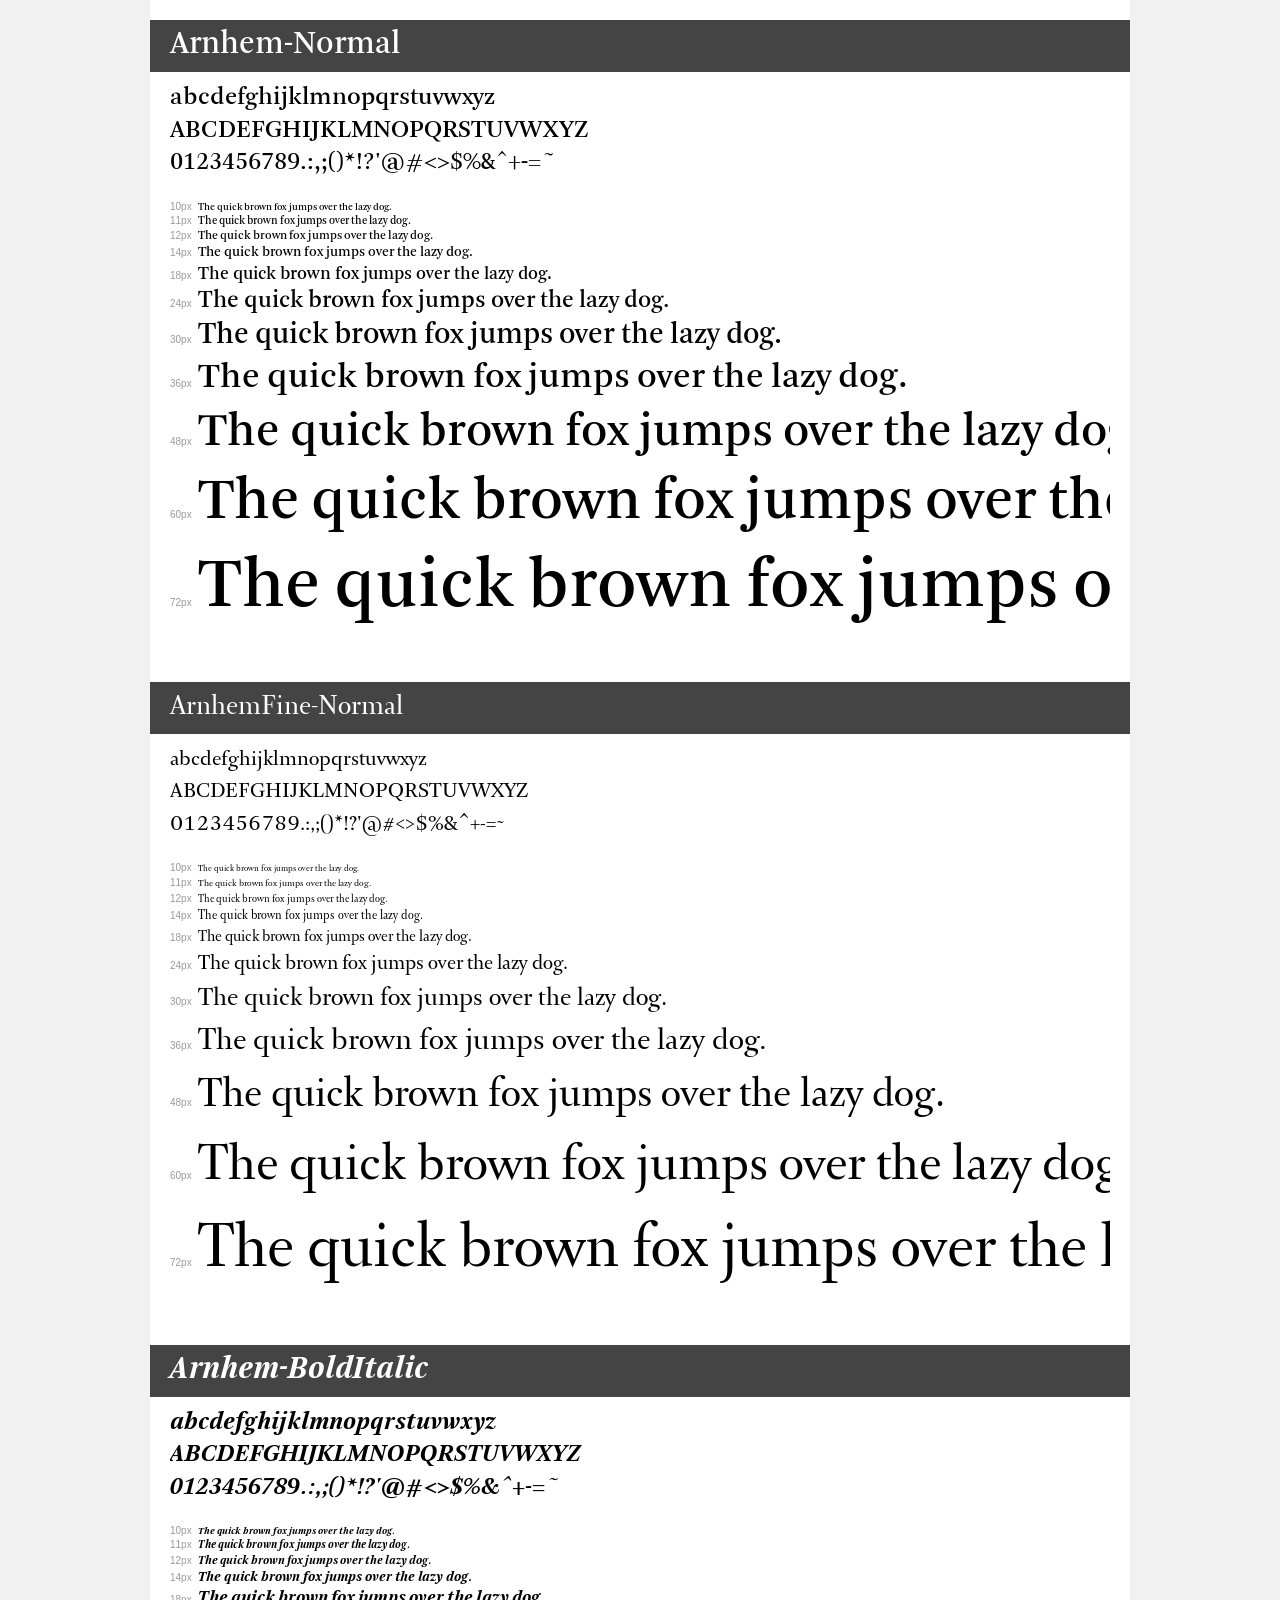
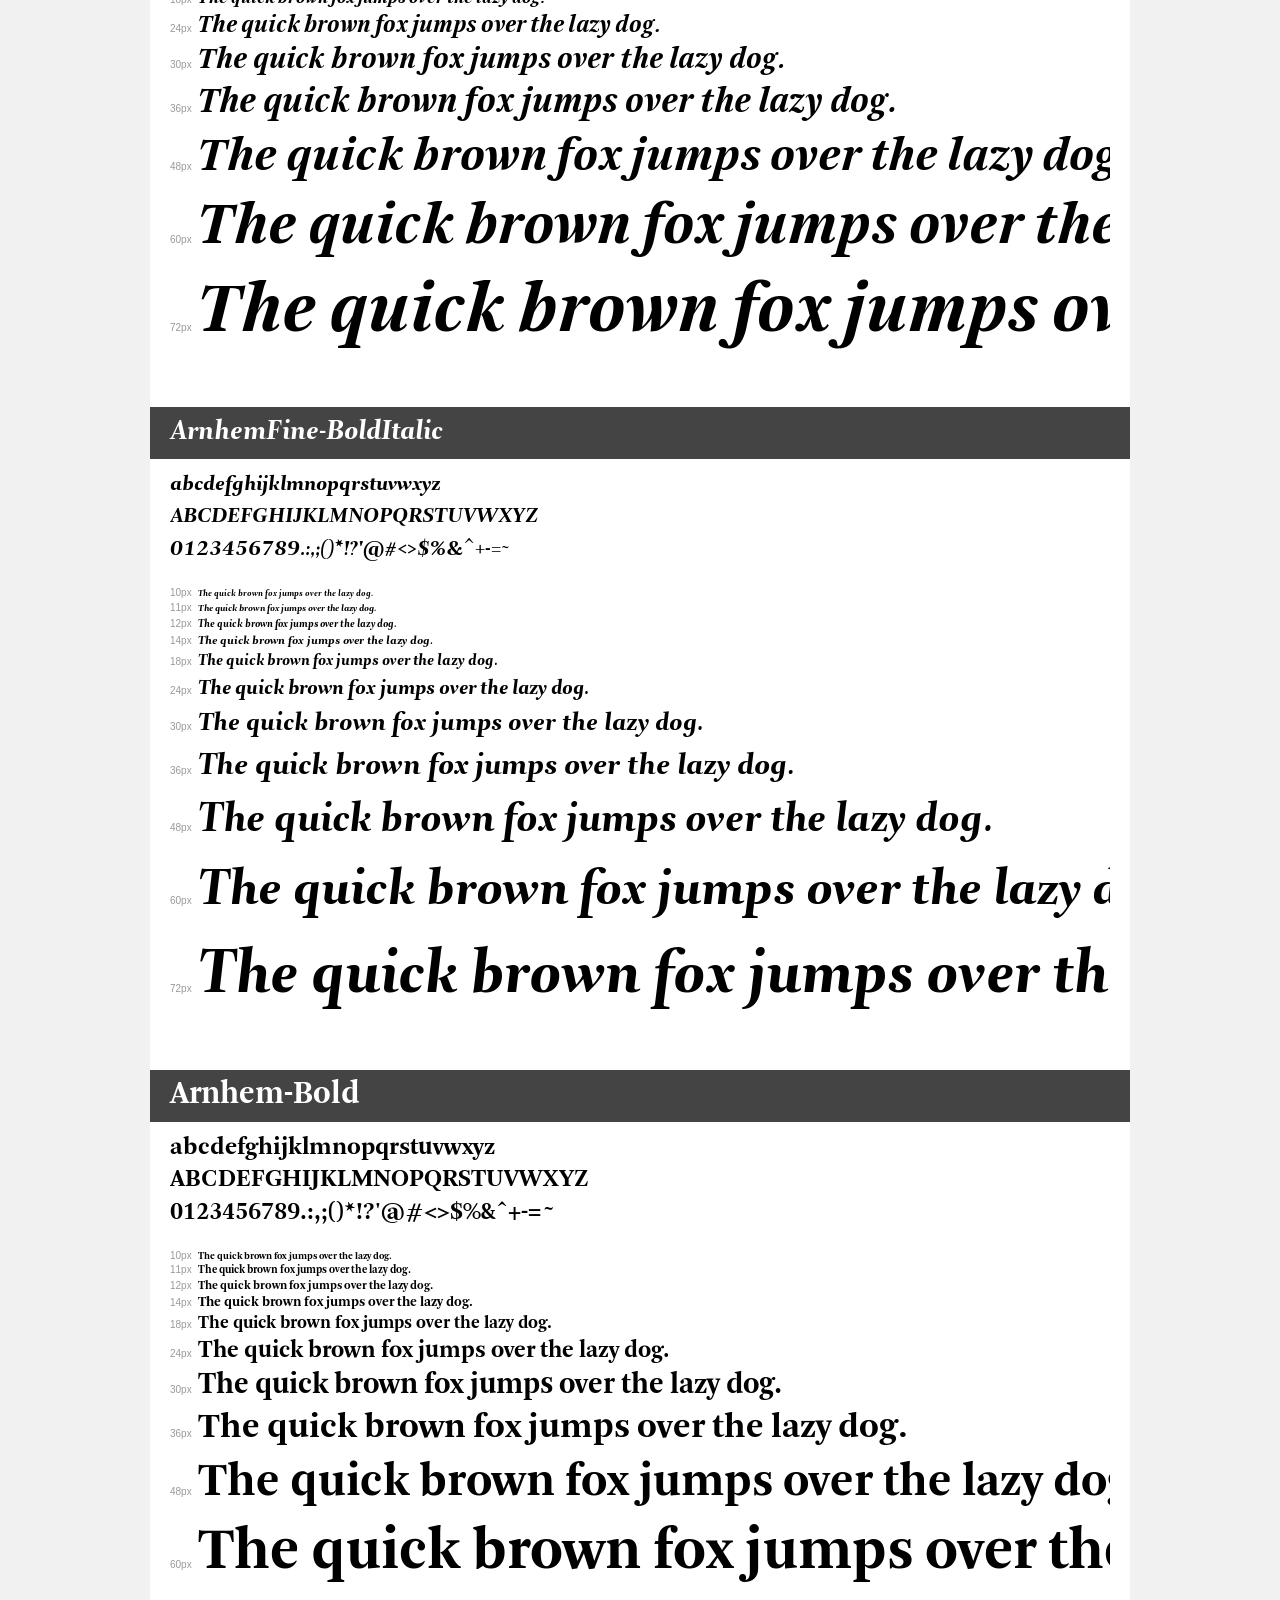
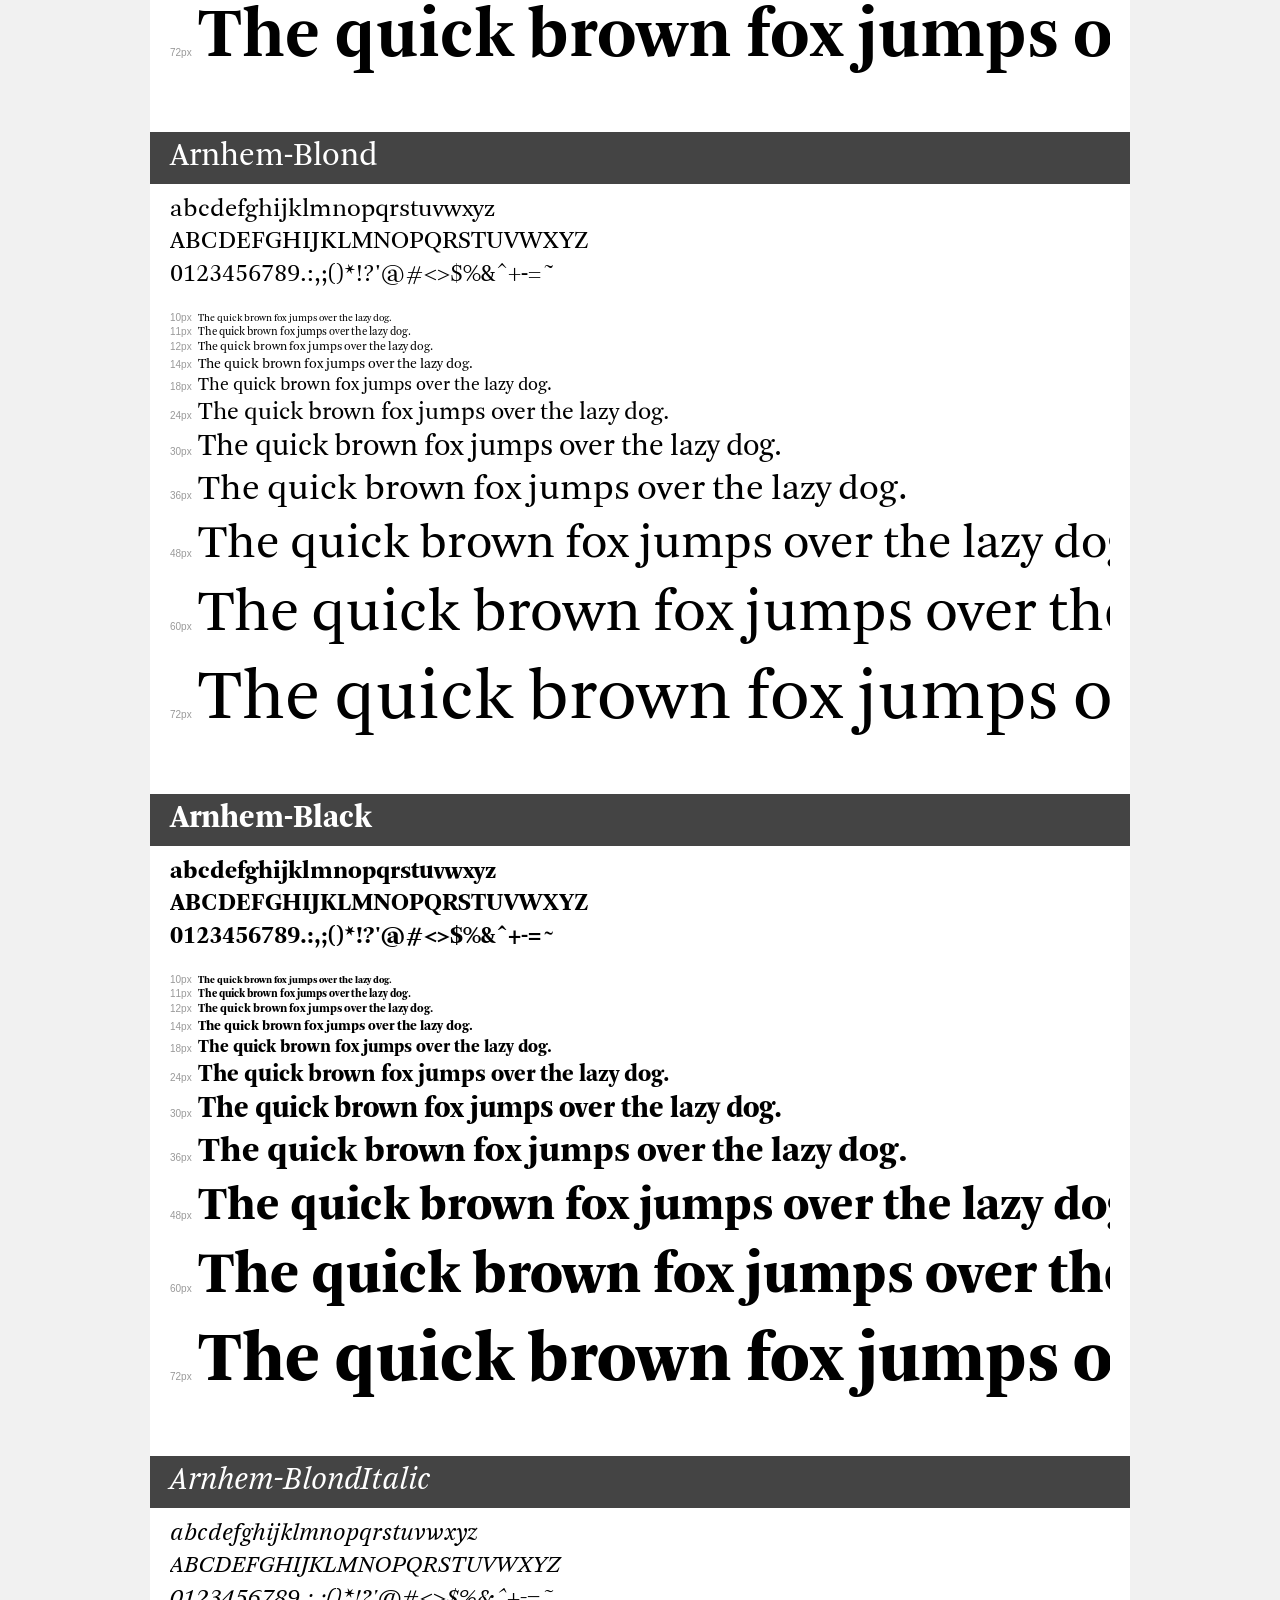
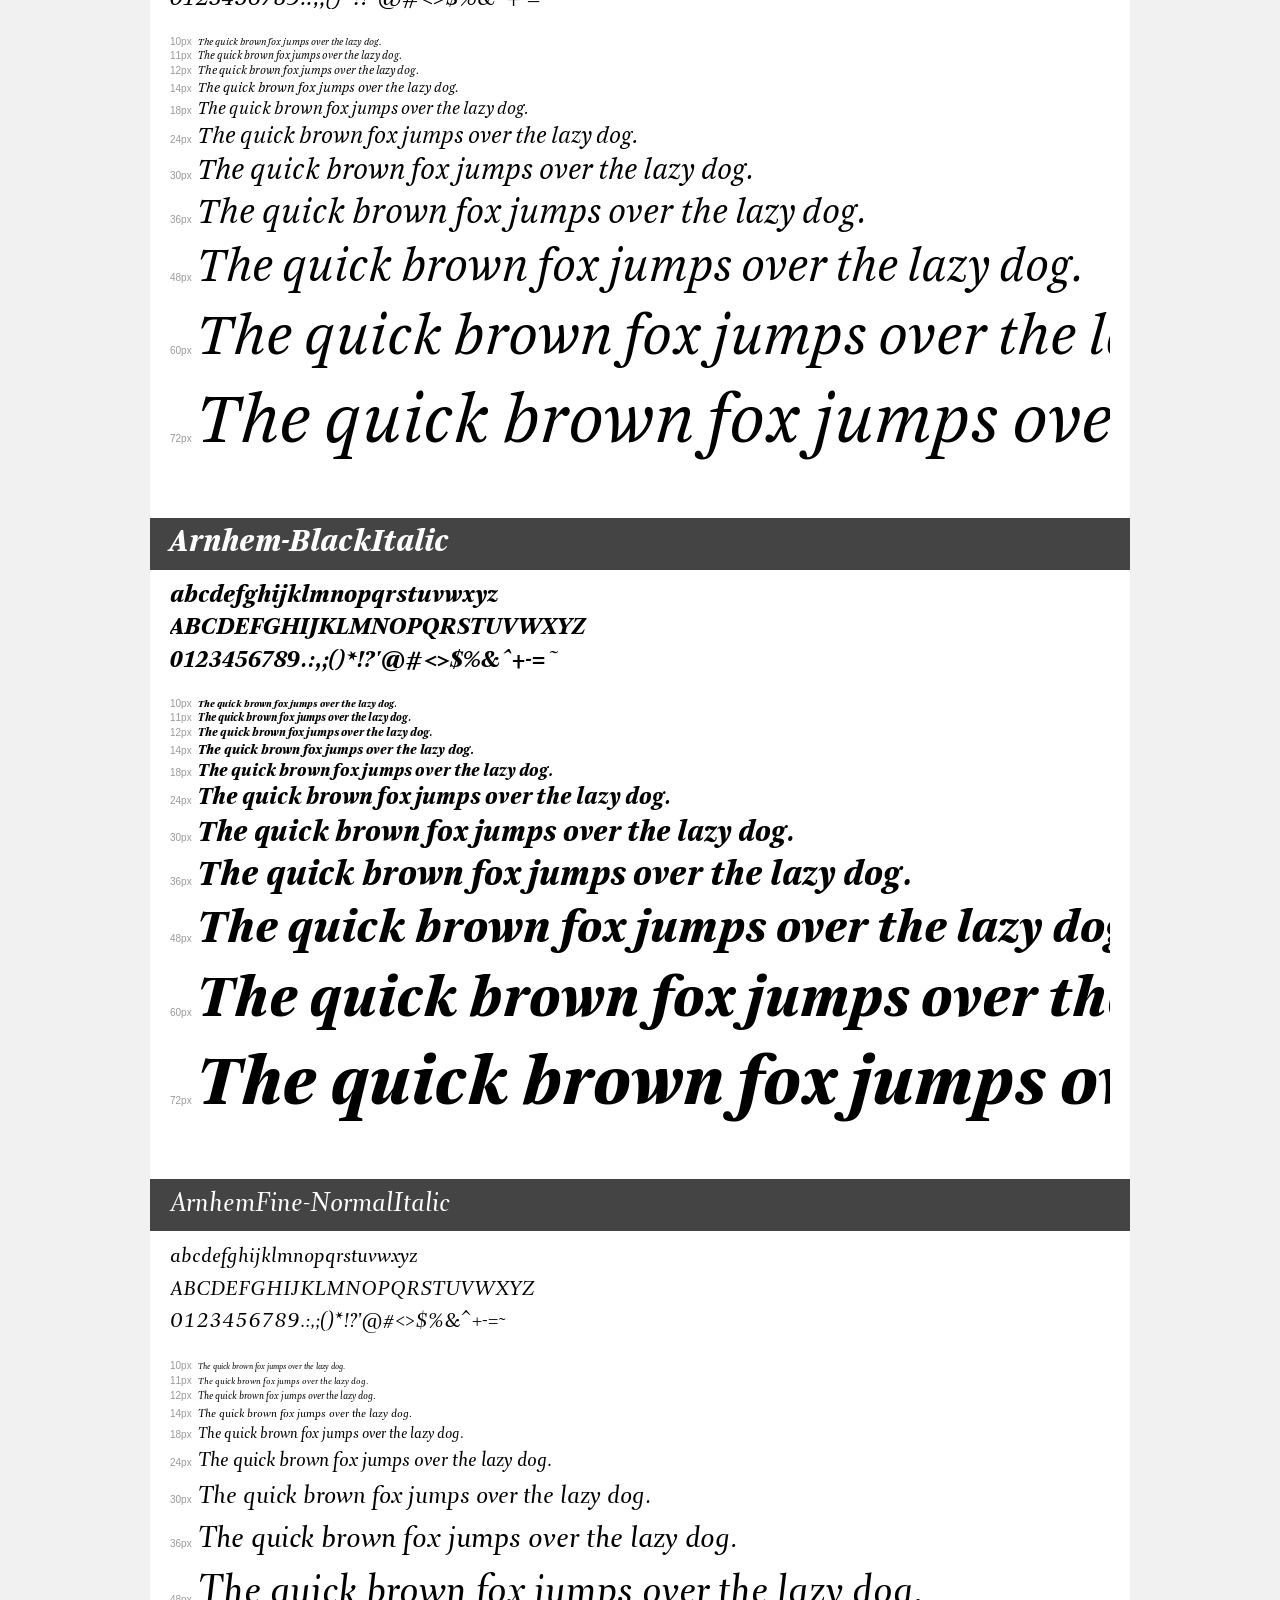
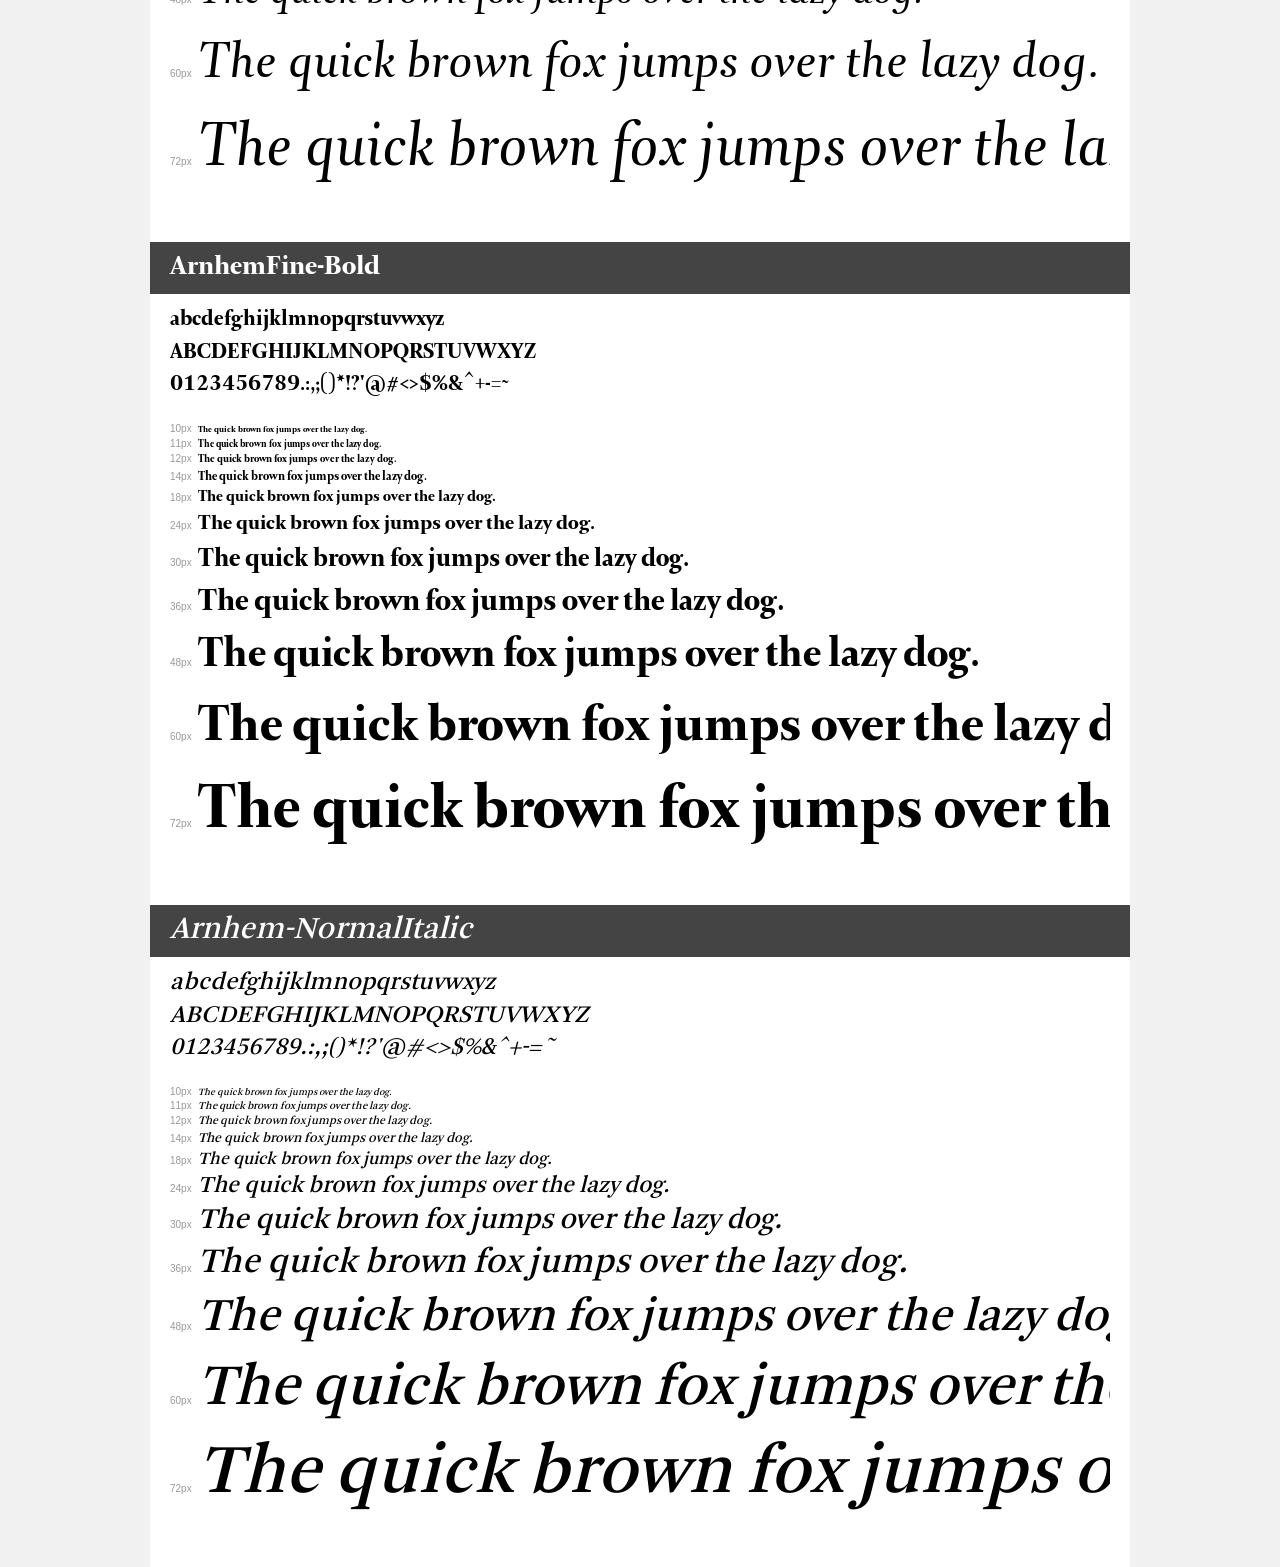
<file: font/arnhem/demo.html>
<!DOCTYPE html>
<html>
<head>
	<meta charset="utf-8">
	<title>Transfonter demo</title>
	<link href="stylesheet.css" rel="stylesheet">
	<style>
		/*
		http://meyerweb.com/eric/tools/css/reset/
		v2.0 | 20110126
		License: none (public domain)
		*/
		html, body, div, span, applet, object, iframe,
		h1, h2, h3, h4, h5, h6, p, blockquote, pre,
		a, abbr, acronym, address, big, cite, code,
		del, dfn, em, img, ins, kbd, q, s, samp,
		small, strike, strong, sub, sup, tt, var,
		b, u, i, center,
		dl, dt, dd, ol, ul, li,
		fieldset, form, label, legend,
		table, caption, tbody, tfoot, thead, tr, th, td,
		article, aside, canvas, details, embed,
		figure, figcaption, footer, header, hgroup,
		menu, nav, output, ruby, section, summary,
		time, mark, audio, video {
			margin: 0;
			padding: 0;
			border: 0;
			font-size: 100%;
			font: inherit;
			vertical-align: baseline;
		}
		/* HTML5 display-role reset for older browsers */
		article, aside, details, figcaption, figure,
		footer, header, hgroup, menu, nav, section {
			display: block;
		}
		body {
			line-height: 1;
		}
		ol, ul {
			list-style: none;
		}
		blockquote, q {
			quotes: none;
		}
		blockquote:before, blockquote:after,
		q:before, q:after {
			content: '';
			content: none;
		}
		table {
			border-collapse: collapse;
			border-spacing: 0;
		}
		/* common styles */
		body {
			background: #f1f1f1;
			color: #000;
		}
		.page {
			background: #fff;
			width: 940px;
			margin: 0 auto;
			padding: 20px 20px 0 20px;
			overflow: hidden;
		}
		.font-container {
			overflow-x: auto;
			overflow-y: hidden;
			margin-bottom: 40px;
			line-height: 1.3;
			white-space: nowrap;
			padding-bottom: 5px;
		}
		h1 {
			position: relative;
			background: #444;
			font-size: 32px;
			color: #fff;
			padding: 10px 20px;
			margin: 0 -20px 10px -20px;
		}
		.letters {
			font-size: 25px;
			margin-bottom: 20px;
		}
		.s10:before {
			content: '10px';
		}
		.s11:before {
			content: '11px';
		}
		.s12:before {
			content: '12px';
		}
		.s14:before {
			content: '14px';
		}
		.s18:before {
			content: '18px';
		}
		.s24:before {
			content: '24px';
		}
		.s30:before {
			content: '30px';
		}
		.s36:before {
			content: '36px';
		}
		.s48:before {
			content: '48px';
		}
		.s60:before {
			content: '60px';
		}
		.s72:before {
			content: '72px';
		}
		.s10:before, .s11:before, .s12:before, .s14:before,
		.s18:before, .s24:before, .s30:before, .s36:before,
		.s48:before, .s60:before, .s72:before {
			font-family: Arial, sans-serif;
			font-size: 10px;
			font-weight: normal;
			font-style: normal;
			color: #999;
			padding-right: 6px;
		}
		/* fonts demo styles */
		.demo-0 {
			font-family: 'Arnhem Rg';
			font-weight: normal;
			font-style: normal;
		}
		.demo-1 {
			font-family: 'ArnhemFine Rg';
			font-weight: normal;
			font-style: normal;
		}
		.demo-2 {
			font-family: 'Arnhem Bd';
			font-weight: bold;
			font-style: italic;
		}
		.demo-3 {
			font-family: 'ArnhemFine Bd';
			font-weight: bold;
			font-style: italic;
		}
		.demo-4 {
			font-family: 'Arnhem Bd';
			font-weight: bold;
			font-style: normal;
		}
		.demo-5 {
			font-family: 'Arnhem Blond';
			font-weight: 300;
			font-style: normal;
		}
		.demo-6 {
			font-family: 'Arnhem Blk';
			font-weight: 900;
			font-style: normal;
		}
		.demo-7 {
			font-family: 'Arnhem Blond';
			font-weight: 300;
			font-style: italic;
		}
		.demo-8 {
			font-family: 'Arnhem Blk';
			font-weight: 900;
			font-style: italic;
		}
		.demo-9 {
			font-family: 'ArnhemFine Rg';
			font-weight: normal;
			font-style: italic;
		}
		.demo-10 {
			font-family: 'ArnhemFine Bd';
			font-weight: bold;
			font-style: normal;
		}
		.demo-11 {
			font-family: 'Arnhem Rg';
			font-weight: normal;
			font-style: italic;
		}
	</style>
</head>
<body>
<div class="page">
	<div class="demo-0">
		<h1>Arnhem-Normal</h1>
		<div class="font-container">
			<p class="letters">
				abcdefghijklmnopqrstuvwxyz <br />
				ABCDEFGHIJKLMNOPQRSTUVWXYZ <br />				0123456789.:,;()*!?'@#<>$%&^+-=~
			</p>
			<p class="s10" style="font-size: 10px;">The quick brown fox jumps over the lazy dog.</p>
			<p class="s11" style="font-size: 11px;">The quick brown fox jumps over the lazy dog.</p>
			<p class="s12" style="font-size: 12px;">The quick brown fox jumps over the lazy dog.</p>
			<p class="s14" style="font-size: 14px;">The quick brown fox jumps over the lazy dog.</p>
			<p class="s18" style="font-size: 18px;">The quick brown fox jumps over the lazy dog.</p>
			<p class="s24" style="font-size: 24px;">The quick brown fox jumps over the lazy dog.</p>
			<p class="s30" style="font-size: 30px;">The quick brown fox jumps over the lazy dog.</p>
			<p class="s36" style="font-size: 36px;">The quick brown fox jumps over the lazy dog.</p>
			<p class="s48" style="font-size: 48px;">The quick brown fox jumps over the lazy dog.</p>
			<p class="s60" style="font-size: 60px;">The quick brown fox jumps over the lazy dog.</p>
			<p class="s72" style="font-size: 72px;">The quick brown fox jumps over the lazy dog.</p>
		</div>
	</div>
	<div class="demo-1">
		<h1>ArnhemFine-Normal</h1>
		<div class="font-container">
			<p class="letters">
				abcdefghijklmnopqrstuvwxyz <br />
				ABCDEFGHIJKLMNOPQRSTUVWXYZ <br />				0123456789.:,;()*!?'@#<>$%&^+-=~
			</p>
			<p class="s10" style="font-size: 10px;">The quick brown fox jumps over the lazy dog.</p>
			<p class="s11" style="font-size: 11px;">The quick brown fox jumps over the lazy dog.</p>
			<p class="s12" style="font-size: 12px;">The quick brown fox jumps over the lazy dog.</p>
			<p class="s14" style="font-size: 14px;">The quick brown fox jumps over the lazy dog.</p>
			<p class="s18" style="font-size: 18px;">The quick brown fox jumps over the lazy dog.</p>
			<p class="s24" style="font-size: 24px;">The quick brown fox jumps over the lazy dog.</p>
			<p class="s30" style="font-size: 30px;">The quick brown fox jumps over the lazy dog.</p>
			<p class="s36" style="font-size: 36px;">The quick brown fox jumps over the lazy dog.</p>
			<p class="s48" style="font-size: 48px;">The quick brown fox jumps over the lazy dog.</p>
			<p class="s60" style="font-size: 60px;">The quick brown fox jumps over the lazy dog.</p>
			<p class="s72" style="font-size: 72px;">The quick brown fox jumps over the lazy dog.</p>
		</div>
	</div>
	<div class="demo-2">
		<h1>Arnhem-BoldItalic</h1>
		<div class="font-container">
			<p class="letters">
				abcdefghijklmnopqrstuvwxyz <br />
				ABCDEFGHIJKLMNOPQRSTUVWXYZ <br />				0123456789.:,;()*!?'@#<>$%&^+-=~
			</p>
			<p class="s10" style="font-size: 10px;">The quick brown fox jumps over the lazy dog.</p>
			<p class="s11" style="font-size: 11px;">The quick brown fox jumps over the lazy dog.</p>
			<p class="s12" style="font-size: 12px;">The quick brown fox jumps over the lazy dog.</p>
			<p class="s14" style="font-size: 14px;">The quick brown fox jumps over the lazy dog.</p>
			<p class="s18" style="font-size: 18px;">The quick brown fox jumps over the lazy dog.</p>
			<p class="s24" style="font-size: 24px;">The quick brown fox jumps over the lazy dog.</p>
			<p class="s30" style="font-size: 30px;">The quick brown fox jumps over the lazy dog.</p>
			<p class="s36" style="font-size: 36px;">The quick brown fox jumps over the lazy dog.</p>
			<p class="s48" style="font-size: 48px;">The quick brown fox jumps over the lazy dog.</p>
			<p class="s60" style="font-size: 60px;">The quick brown fox jumps over the lazy dog.</p>
			<p class="s72" style="font-size: 72px;">The quick brown fox jumps over the lazy dog.</p>
		</div>
	</div>
	<div class="demo-3">
		<h1>ArnhemFine-BoldItalic</h1>
		<div class="font-container">
			<p class="letters">
				abcdefghijklmnopqrstuvwxyz <br />
				ABCDEFGHIJKLMNOPQRSTUVWXYZ <br />				0123456789.:,;()*!?'@#<>$%&^+-=~
			</p>
			<p class="s10" style="font-size: 10px;">The quick brown fox jumps over the lazy dog.</p>
			<p class="s11" style="font-size: 11px;">The quick brown fox jumps over the lazy dog.</p>
			<p class="s12" style="font-size: 12px;">The quick brown fox jumps over the lazy dog.</p>
			<p class="s14" style="font-size: 14px;">The quick brown fox jumps over the lazy dog.</p>
			<p class="s18" style="font-size: 18px;">The quick brown fox jumps over the lazy dog.</p>
			<p class="s24" style="font-size: 24px;">The quick brown fox jumps over the lazy dog.</p>
			<p class="s30" style="font-size: 30px;">The quick brown fox jumps over the lazy dog.</p>
			<p class="s36" style="font-size: 36px;">The quick brown fox jumps over the lazy dog.</p>
			<p class="s48" style="font-size: 48px;">The quick brown fox jumps over the lazy dog.</p>
			<p class="s60" style="font-size: 60px;">The quick brown fox jumps over the lazy dog.</p>
			<p class="s72" style="font-size: 72px;">The quick brown fox jumps over the lazy dog.</p>
		</div>
	</div>
	<div class="demo-4">
		<h1>Arnhem-Bold</h1>
		<div class="font-container">
			<p class="letters">
				abcdefghijklmnopqrstuvwxyz <br />
				ABCDEFGHIJKLMNOPQRSTUVWXYZ <br />				0123456789.:,;()*!?'@#<>$%&^+-=~
			</p>
			<p class="s10" style="font-size: 10px;">The quick brown fox jumps over the lazy dog.</p>
			<p class="s11" style="font-size: 11px;">The quick brown fox jumps over the lazy dog.</p>
			<p class="s12" style="font-size: 12px;">The quick brown fox jumps over the lazy dog.</p>
			<p class="s14" style="font-size: 14px;">The quick brown fox jumps over the lazy dog.</p>
			<p class="s18" style="font-size: 18px;">The quick brown fox jumps over the lazy dog.</p>
			<p class="s24" style="font-size: 24px;">The quick brown fox jumps over the lazy dog.</p>
			<p class="s30" style="font-size: 30px;">The quick brown fox jumps over the lazy dog.</p>
			<p class="s36" style="font-size: 36px;">The quick brown fox jumps over the lazy dog.</p>
			<p class="s48" style="font-size: 48px;">The quick brown fox jumps over the lazy dog.</p>
			<p class="s60" style="font-size: 60px;">The quick brown fox jumps over the lazy dog.</p>
			<p class="s72" style="font-size: 72px;">The quick brown fox jumps over the lazy dog.</p>
		</div>
	</div>
	<div class="demo-5">
		<h1>Arnhem-Blond</h1>
		<div class="font-container">
			<p class="letters">
				abcdefghijklmnopqrstuvwxyz <br />
				ABCDEFGHIJKLMNOPQRSTUVWXYZ <br />				0123456789.:,;()*!?'@#<>$%&^+-=~
			</p>
			<p class="s10" style="font-size: 10px;">The quick brown fox jumps over the lazy dog.</p>
			<p class="s11" style="font-size: 11px;">The quick brown fox jumps over the lazy dog.</p>
			<p class="s12" style="font-size: 12px;">The quick brown fox jumps over the lazy dog.</p>
			<p class="s14" style="font-size: 14px;">The quick brown fox jumps over the lazy dog.</p>
			<p class="s18" style="font-size: 18px;">The quick brown fox jumps over the lazy dog.</p>
			<p class="s24" style="font-size: 24px;">The quick brown fox jumps over the lazy dog.</p>
			<p class="s30" style="font-size: 30px;">The quick brown fox jumps over the lazy dog.</p>
			<p class="s36" style="font-size: 36px;">The quick brown fox jumps over the lazy dog.</p>
			<p class="s48" style="font-size: 48px;">The quick brown fox jumps over the lazy dog.</p>
			<p class="s60" style="font-size: 60px;">The quick brown fox jumps over the lazy dog.</p>
			<p class="s72" style="font-size: 72px;">The quick brown fox jumps over the lazy dog.</p>
		</div>
	</div>
	<div class="demo-6">
		<h1>Arnhem-Black</h1>
		<div class="font-container">
			<p class="letters">
				abcdefghijklmnopqrstuvwxyz <br />
				ABCDEFGHIJKLMNOPQRSTUVWXYZ <br />				0123456789.:,;()*!?'@#<>$%&^+-=~
			</p>
			<p class="s10" style="font-size: 10px;">The quick brown fox jumps over the lazy dog.</p>
			<p class="s11" style="font-size: 11px;">The quick brown fox jumps over the lazy dog.</p>
			<p class="s12" style="font-size: 12px;">The quick brown fox jumps over the lazy dog.</p>
			<p class="s14" style="font-size: 14px;">The quick brown fox jumps over the lazy dog.</p>
			<p class="s18" style="font-size: 18px;">The quick brown fox jumps over the lazy dog.</p>
			<p class="s24" style="font-size: 24px;">The quick brown fox jumps over the lazy dog.</p>
			<p class="s30" style="font-size: 30px;">The quick brown fox jumps over the lazy dog.</p>
			<p class="s36" style="font-size: 36px;">The quick brown fox jumps over the lazy dog.</p>
			<p class="s48" style="font-size: 48px;">The quick brown fox jumps over the lazy dog.</p>
			<p class="s60" style="font-size: 60px;">The quick brown fox jumps over the lazy dog.</p>
			<p class="s72" style="font-size: 72px;">The quick brown fox jumps over the lazy dog.</p>
		</div>
	</div>
	<div class="demo-7">
		<h1>Arnhem-BlondItalic</h1>
		<div class="font-container">
			<p class="letters">
				abcdefghijklmnopqrstuvwxyz <br />
				ABCDEFGHIJKLMNOPQRSTUVWXYZ <br />				0123456789.:,;()*!?'@#<>$%&^+-=~
			</p>
			<p class="s10" style="font-size: 10px;">The quick brown fox jumps over the lazy dog.</p>
			<p class="s11" style="font-size: 11px;">The quick brown fox jumps over the lazy dog.</p>
			<p class="s12" style="font-size: 12px;">The quick brown fox jumps over the lazy dog.</p>
			<p class="s14" style="font-size: 14px;">The quick brown fox jumps over the lazy dog.</p>
			<p class="s18" style="font-size: 18px;">The quick brown fox jumps over the lazy dog.</p>
			<p class="s24" style="font-size: 24px;">The quick brown fox jumps over the lazy dog.</p>
			<p class="s30" style="font-size: 30px;">The quick brown fox jumps over the lazy dog.</p>
			<p class="s36" style="font-size: 36px;">The quick brown fox jumps over the lazy dog.</p>
			<p class="s48" style="font-size: 48px;">The quick brown fox jumps over the lazy dog.</p>
			<p class="s60" style="font-size: 60px;">The quick brown fox jumps over the lazy dog.</p>
			<p class="s72" style="font-size: 72px;">The quick brown fox jumps over the lazy dog.</p>
		</div>
	</div>
	<div class="demo-8">
		<h1>Arnhem-BlackItalic</h1>
		<div class="font-container">
			<p class="letters">
				abcdefghijklmnopqrstuvwxyz <br />
				ABCDEFGHIJKLMNOPQRSTUVWXYZ <br />				0123456789.:,;()*!?'@#<>$%&^+-=~
			</p>
			<p class="s10" style="font-size: 10px;">The quick brown fox jumps over the lazy dog.</p>
			<p class="s11" style="font-size: 11px;">The quick brown fox jumps over the lazy dog.</p>
			<p class="s12" style="font-size: 12px;">The quick brown fox jumps over the lazy dog.</p>
			<p class="s14" style="font-size: 14px;">The quick brown fox jumps over the lazy dog.</p>
			<p class="s18" style="font-size: 18px;">The quick brown fox jumps over the lazy dog.</p>
			<p class="s24" style="font-size: 24px;">The quick brown fox jumps over the lazy dog.</p>
			<p class="s30" style="font-size: 30px;">The quick brown fox jumps over the lazy dog.</p>
			<p class="s36" style="font-size: 36px;">The quick brown fox jumps over the lazy dog.</p>
			<p class="s48" style="font-size: 48px;">The quick brown fox jumps over the lazy dog.</p>
			<p class="s60" style="font-size: 60px;">The quick brown fox jumps over the lazy dog.</p>
			<p class="s72" style="font-size: 72px;">The quick brown fox jumps over the lazy dog.</p>
		</div>
	</div>
	<div class="demo-9">
		<h1>ArnhemFine-NormalItalic</h1>
		<div class="font-container">
			<p class="letters">
				abcdefghijklmnopqrstuvwxyz <br />
				ABCDEFGHIJKLMNOPQRSTUVWXYZ <br />				0123456789.:,;()*!?'@#<>$%&^+-=~
			</p>
			<p class="s10" style="font-size: 10px;">The quick brown fox jumps over the lazy dog.</p>
			<p class="s11" style="font-size: 11px;">The quick brown fox jumps over the lazy dog.</p>
			<p class="s12" style="font-size: 12px;">The quick brown fox jumps over the lazy dog.</p>
			<p class="s14" style="font-size: 14px;">The quick brown fox jumps over the lazy dog.</p>
			<p class="s18" style="font-size: 18px;">The quick brown fox jumps over the lazy dog.</p>
			<p class="s24" style="font-size: 24px;">The quick brown fox jumps over the lazy dog.</p>
			<p class="s30" style="font-size: 30px;">The quick brown fox jumps over the lazy dog.</p>
			<p class="s36" style="font-size: 36px;">The quick brown fox jumps over the lazy dog.</p>
			<p class="s48" style="font-size: 48px;">The quick brown fox jumps over the lazy dog.</p>
			<p class="s60" style="font-size: 60px;">The quick brown fox jumps over the lazy dog.</p>
			<p class="s72" style="font-size: 72px;">The quick brown fox jumps over the lazy dog.</p>
		</div>
	</div>
	<div class="demo-10">
		<h1>ArnhemFine-Bold</h1>
		<div class="font-container">
			<p class="letters">
				abcdefghijklmnopqrstuvwxyz <br />
				ABCDEFGHIJKLMNOPQRSTUVWXYZ <br />				0123456789.:,;()*!?'@#<>$%&^+-=~
			</p>
			<p class="s10" style="font-size: 10px;">The quick brown fox jumps over the lazy dog.</p>
			<p class="s11" style="font-size: 11px;">The quick brown fox jumps over the lazy dog.</p>
			<p class="s12" style="font-size: 12px;">The quick brown fox jumps over the lazy dog.</p>
			<p class="s14" style="font-size: 14px;">The quick brown fox jumps over the lazy dog.</p>
			<p class="s18" style="font-size: 18px;">The quick brown fox jumps over the lazy dog.</p>
			<p class="s24" style="font-size: 24px;">The quick brown fox jumps over the lazy dog.</p>
			<p class="s30" style="font-size: 30px;">The quick brown fox jumps over the lazy dog.</p>
			<p class="s36" style="font-size: 36px;">The quick brown fox jumps over the lazy dog.</p>
			<p class="s48" style="font-size: 48px;">The quick brown fox jumps over the lazy dog.</p>
			<p class="s60" style="font-size: 60px;">The quick brown fox jumps over the lazy dog.</p>
			<p class="s72" style="font-size: 72px;">The quick brown fox jumps over the lazy dog.</p>
		</div>
	</div>
	<div class="demo-11">
		<h1>Arnhem-NormalItalic</h1>
		<div class="font-container">
			<p class="letters">
				abcdefghijklmnopqrstuvwxyz <br />
				ABCDEFGHIJKLMNOPQRSTUVWXYZ <br />				0123456789.:,;()*!?'@#<>$%&^+-=~
			</p>
			<p class="s10" style="font-size: 10px;">The quick brown fox jumps over the lazy dog.</p>
			<p class="s11" style="font-size: 11px;">The quick brown fox jumps over the lazy dog.</p>
			<p class="s12" style="font-size: 12px;">The quick brown fox jumps over the lazy dog.</p>
			<p class="s14" style="font-size: 14px;">The quick brown fox jumps over the lazy dog.</p>
			<p class="s18" style="font-size: 18px;">The quick brown fox jumps over the lazy dog.</p>
			<p class="s24" style="font-size: 24px;">The quick brown fox jumps over the lazy dog.</p>
			<p class="s30" style="font-size: 30px;">The quick brown fox jumps over the lazy dog.</p>
			<p class="s36" style="font-size: 36px;">The quick brown fox jumps over the lazy dog.</p>
			<p class="s48" style="font-size: 48px;">The quick brown fox jumps over the lazy dog.</p>
			<p class="s60" style="font-size: 60px;">The quick brown fox jumps over the lazy dog.</p>
			<p class="s72" style="font-size: 72px;">The quick brown fox jumps over the lazy dog.</p>
		</div>
	</div>
</div>
</body>
</html>
</file>
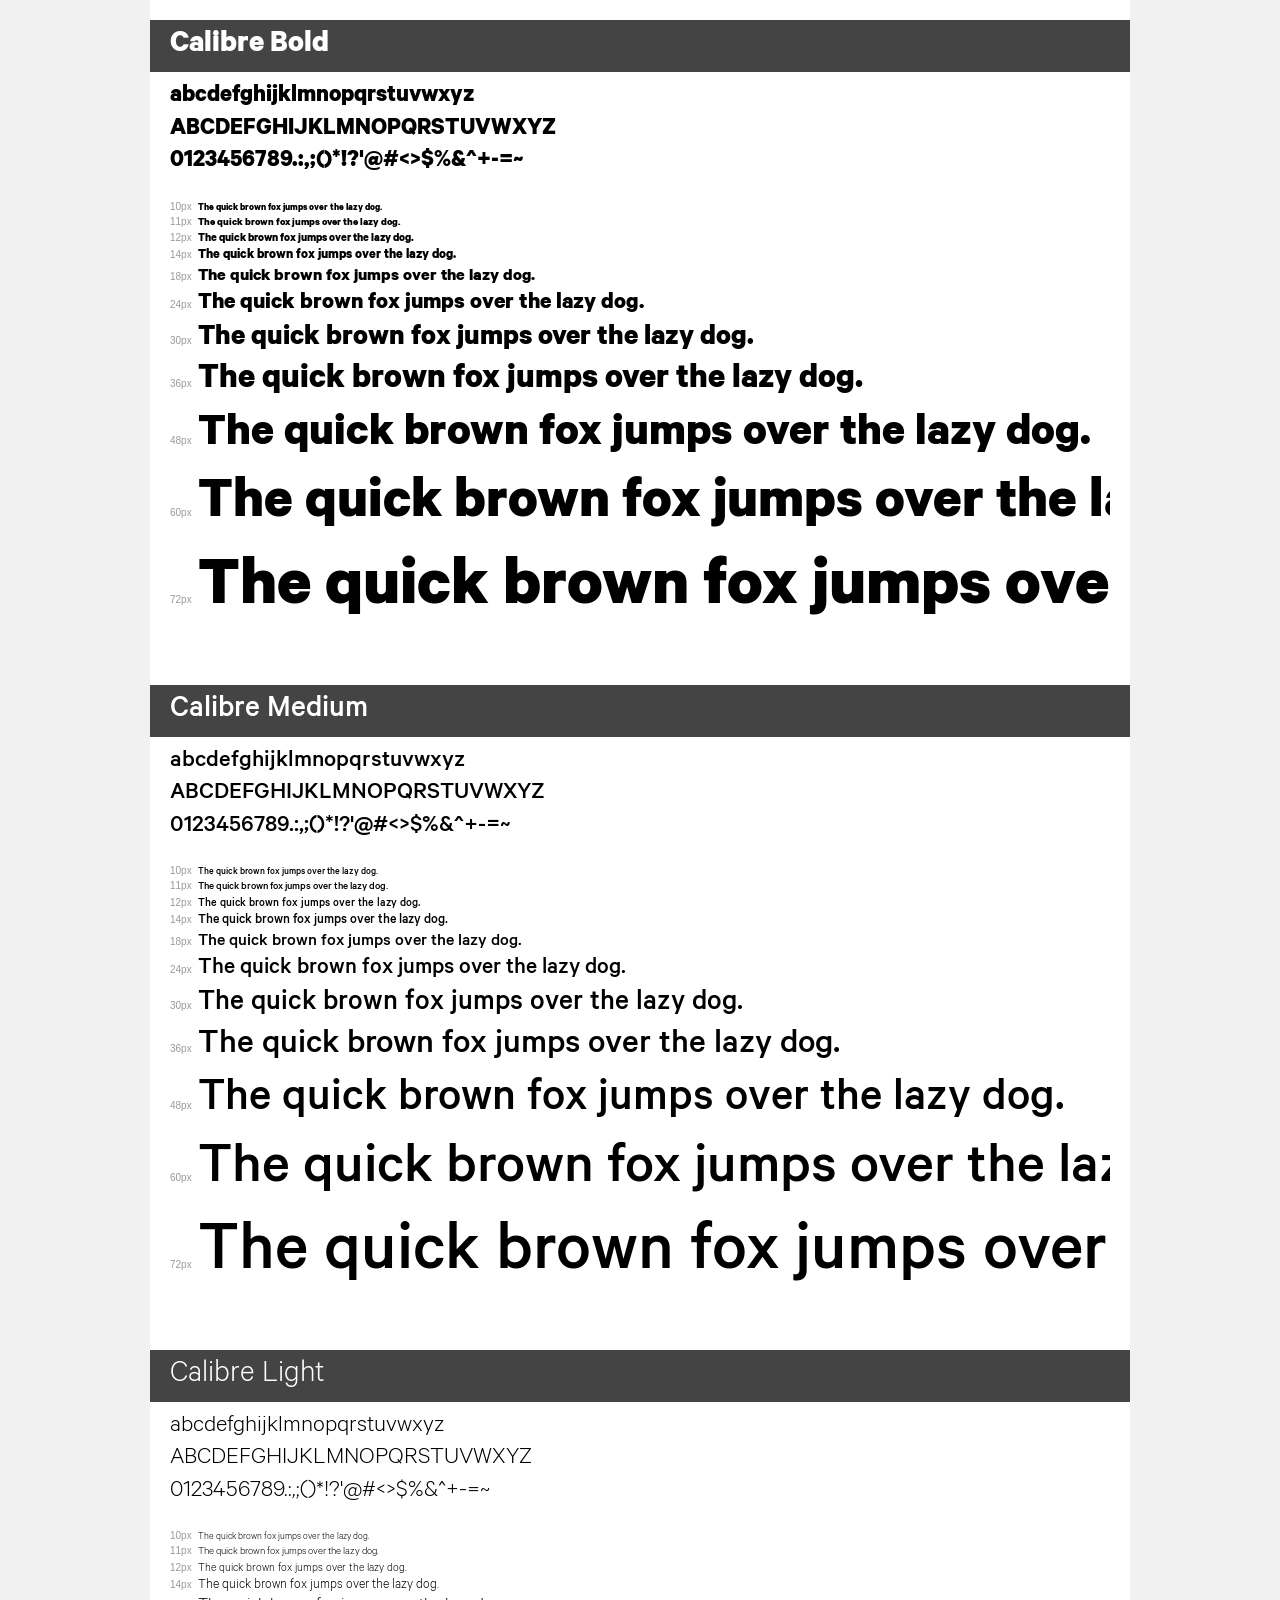
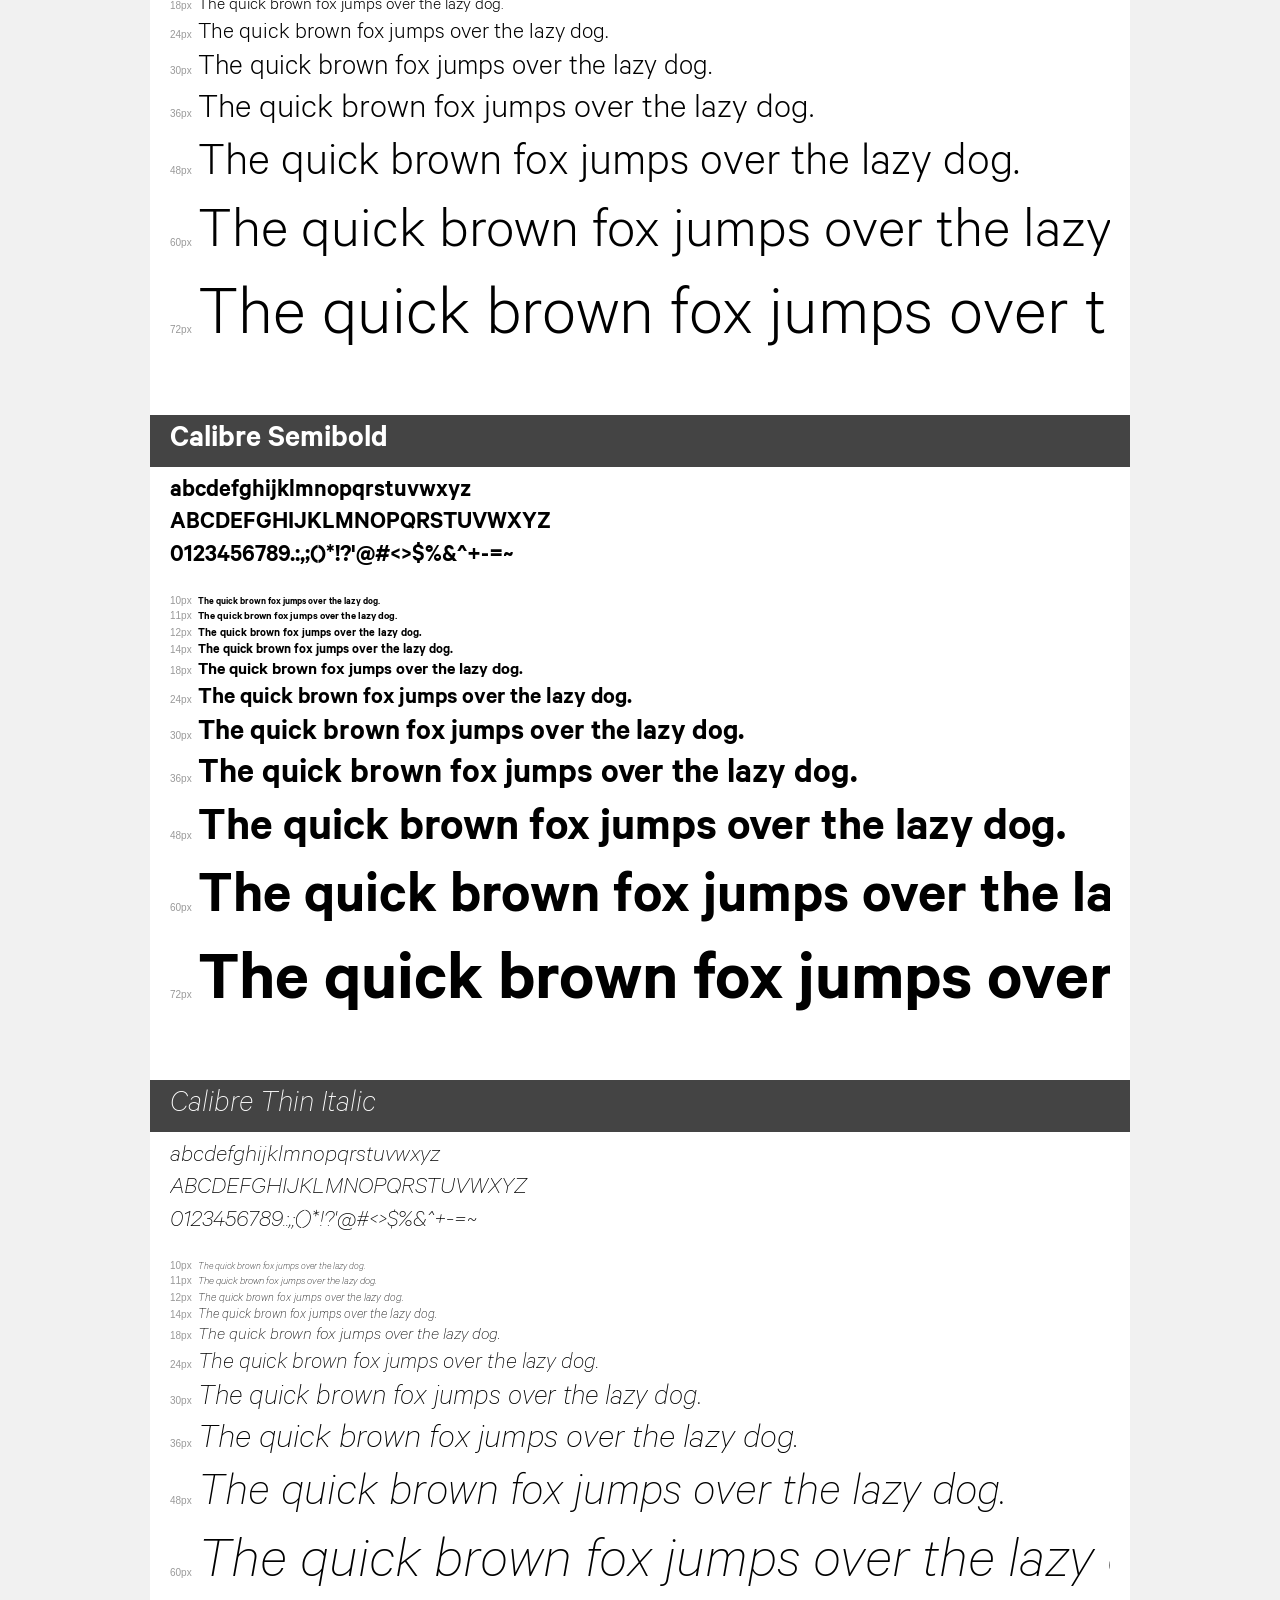
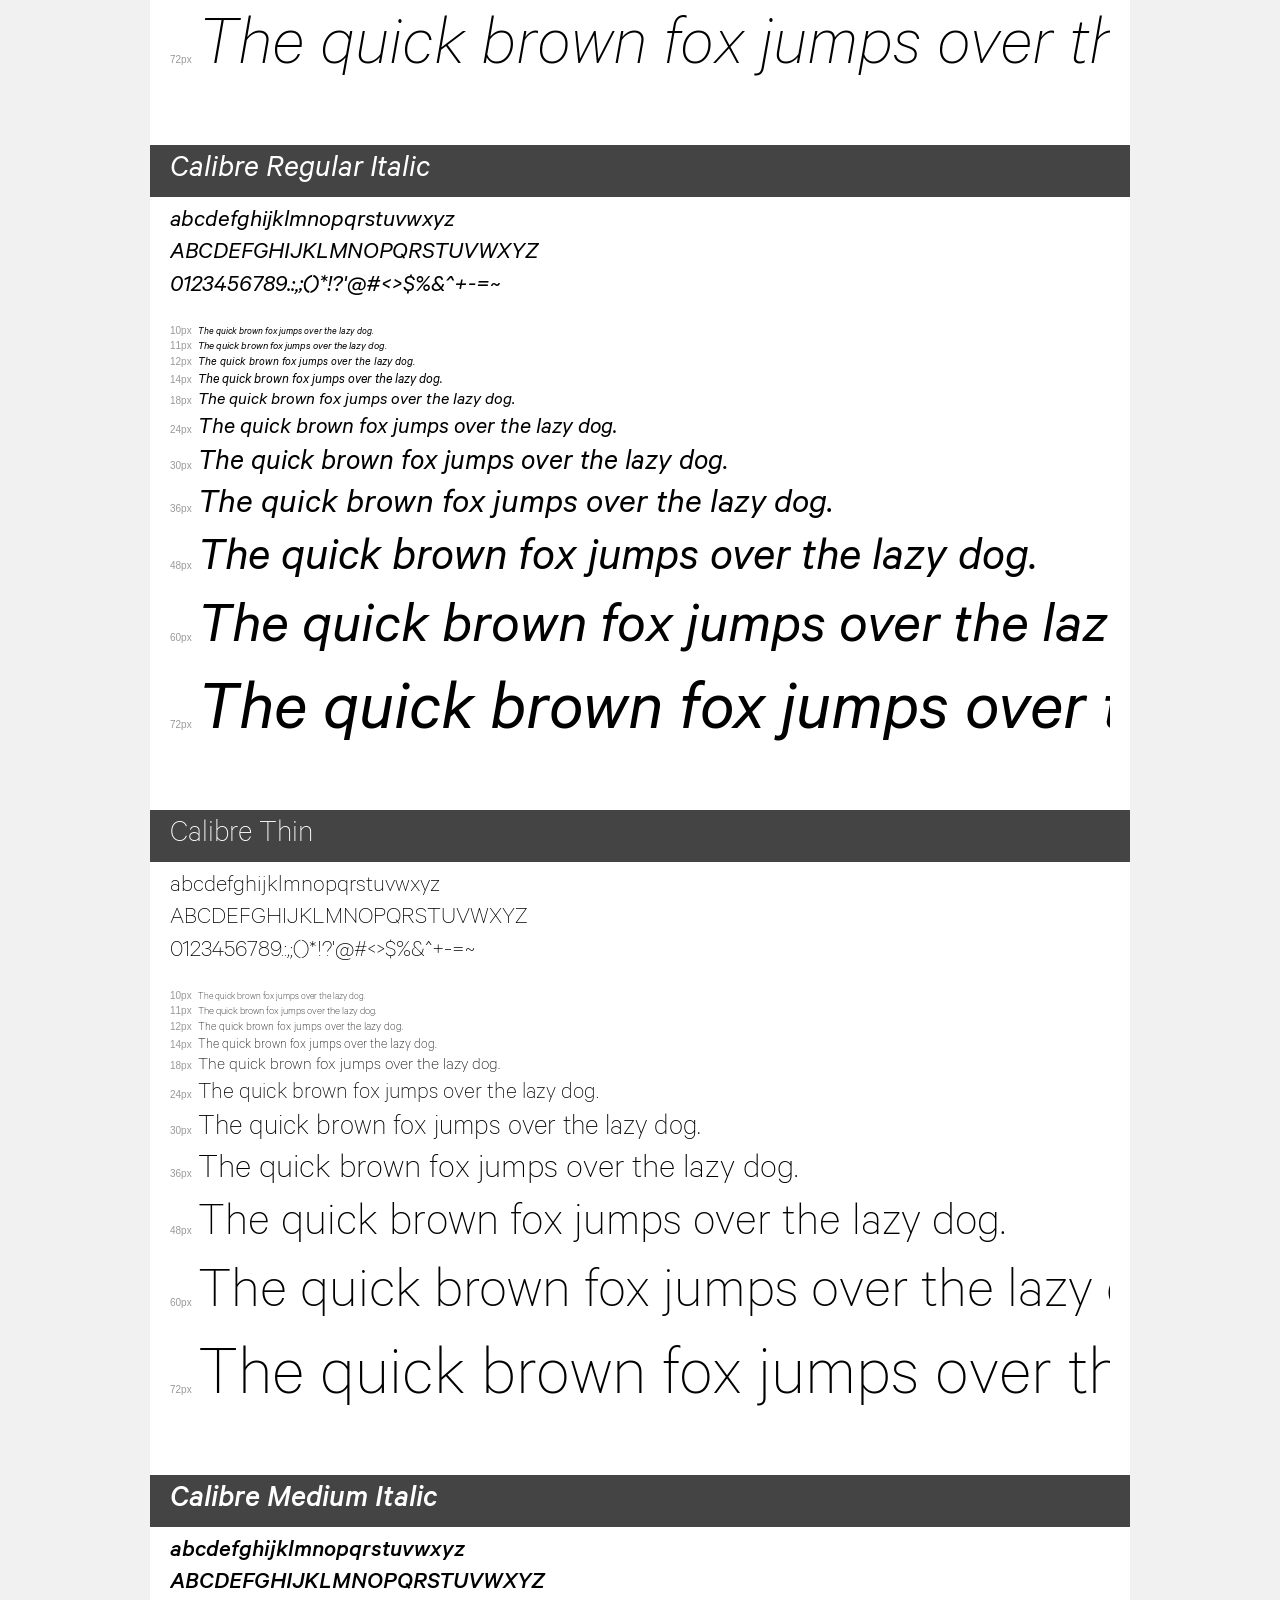
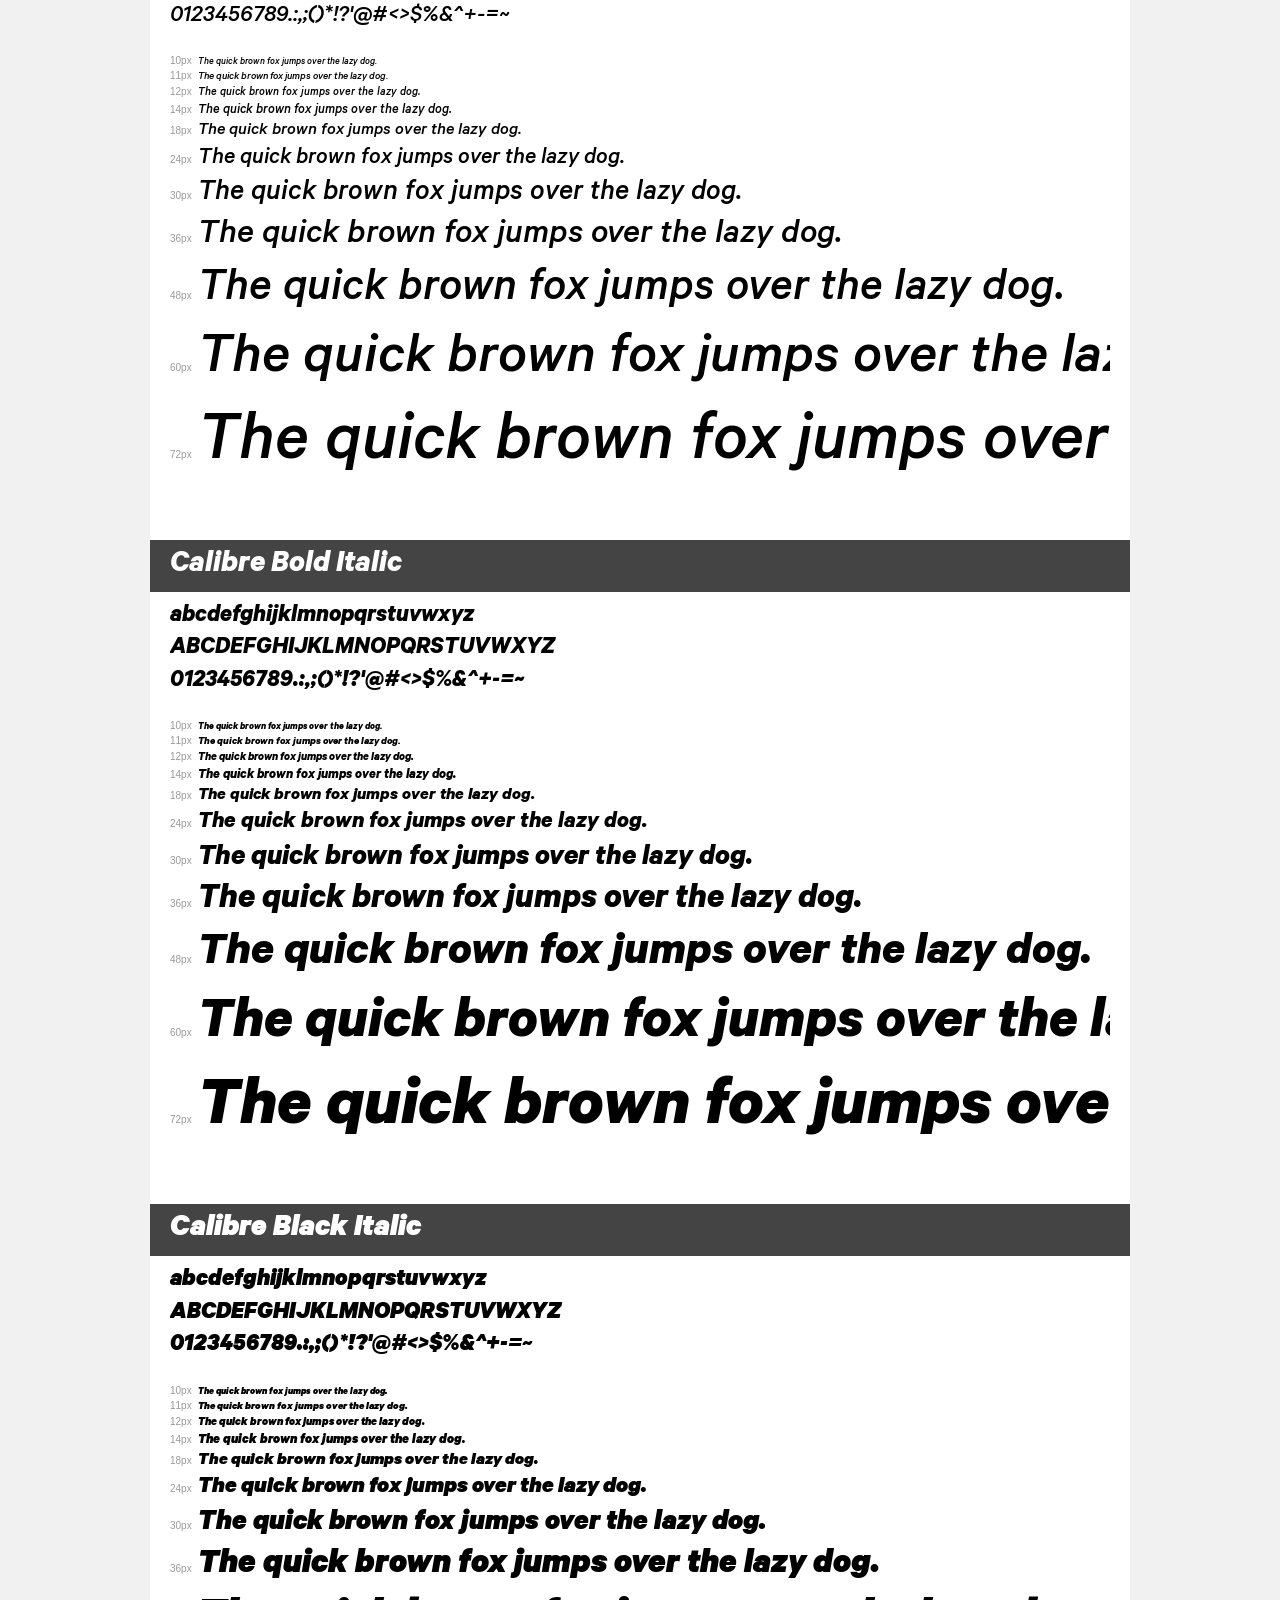
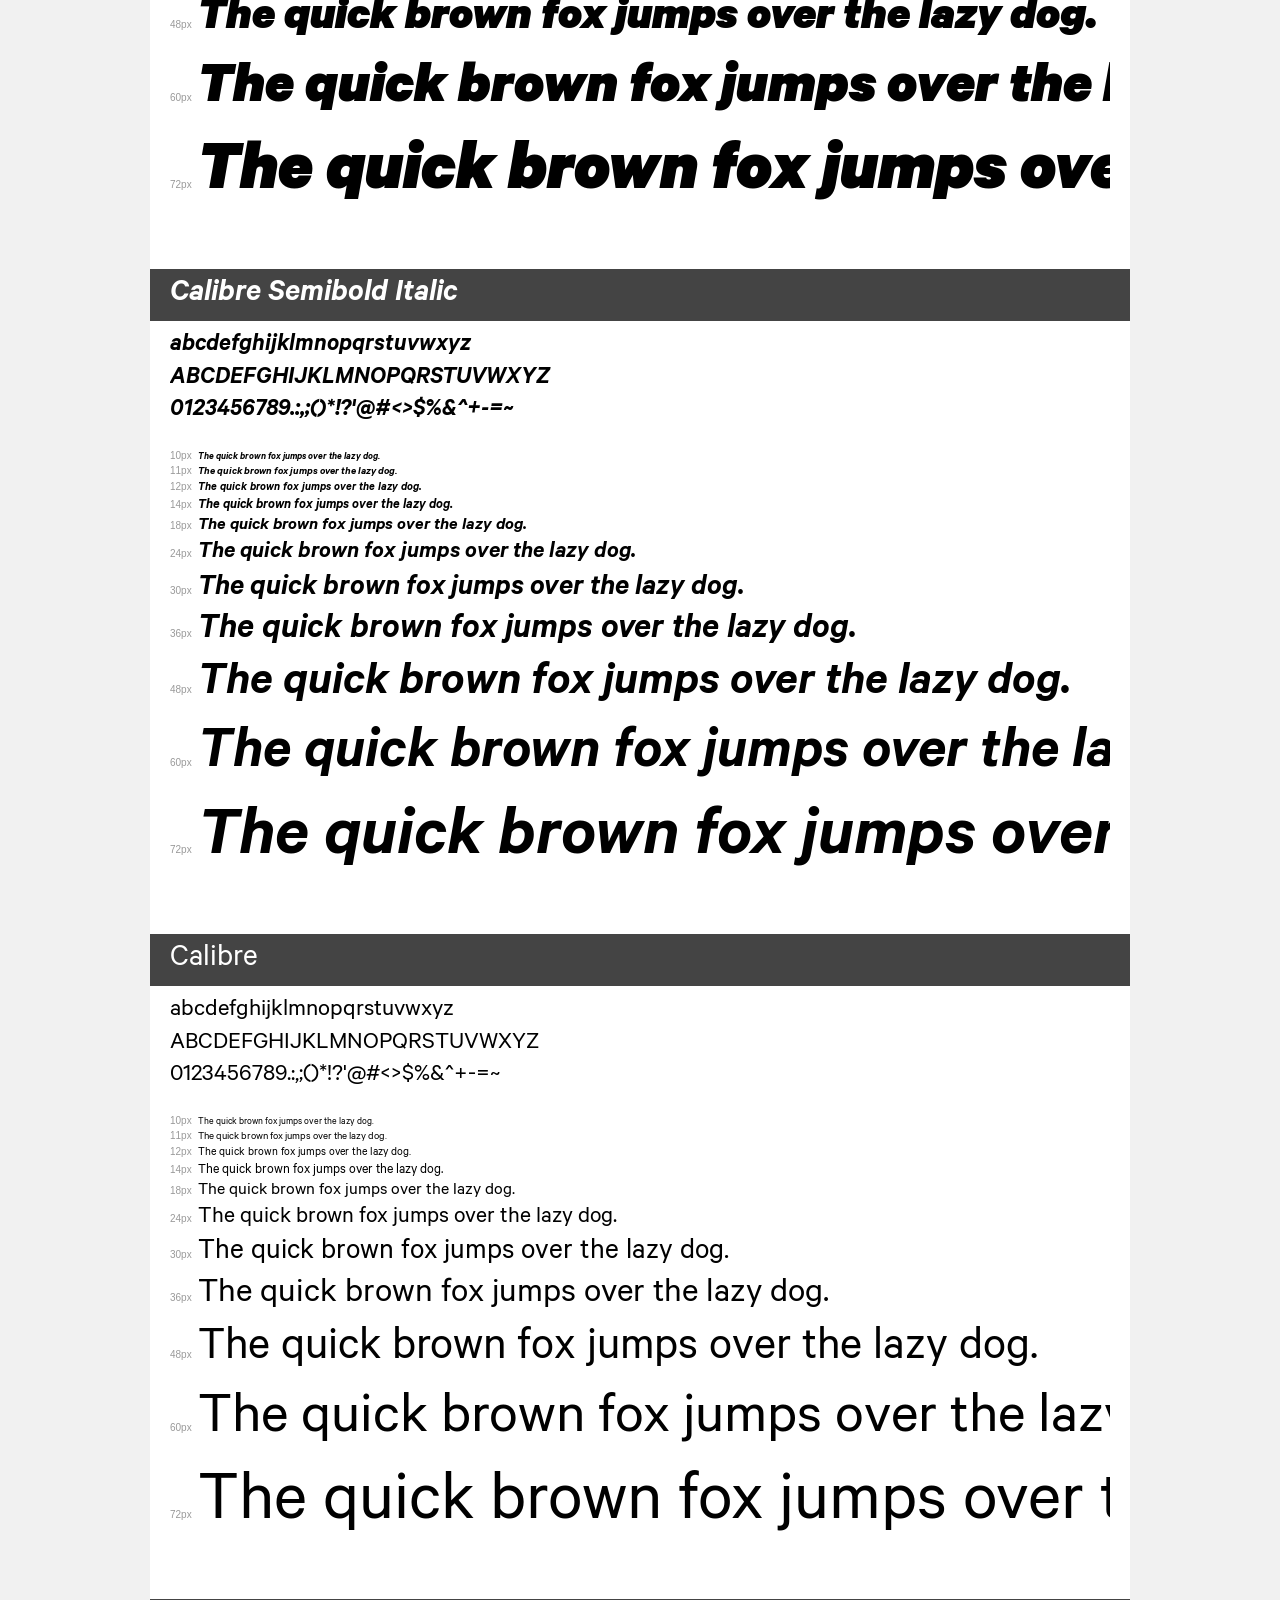
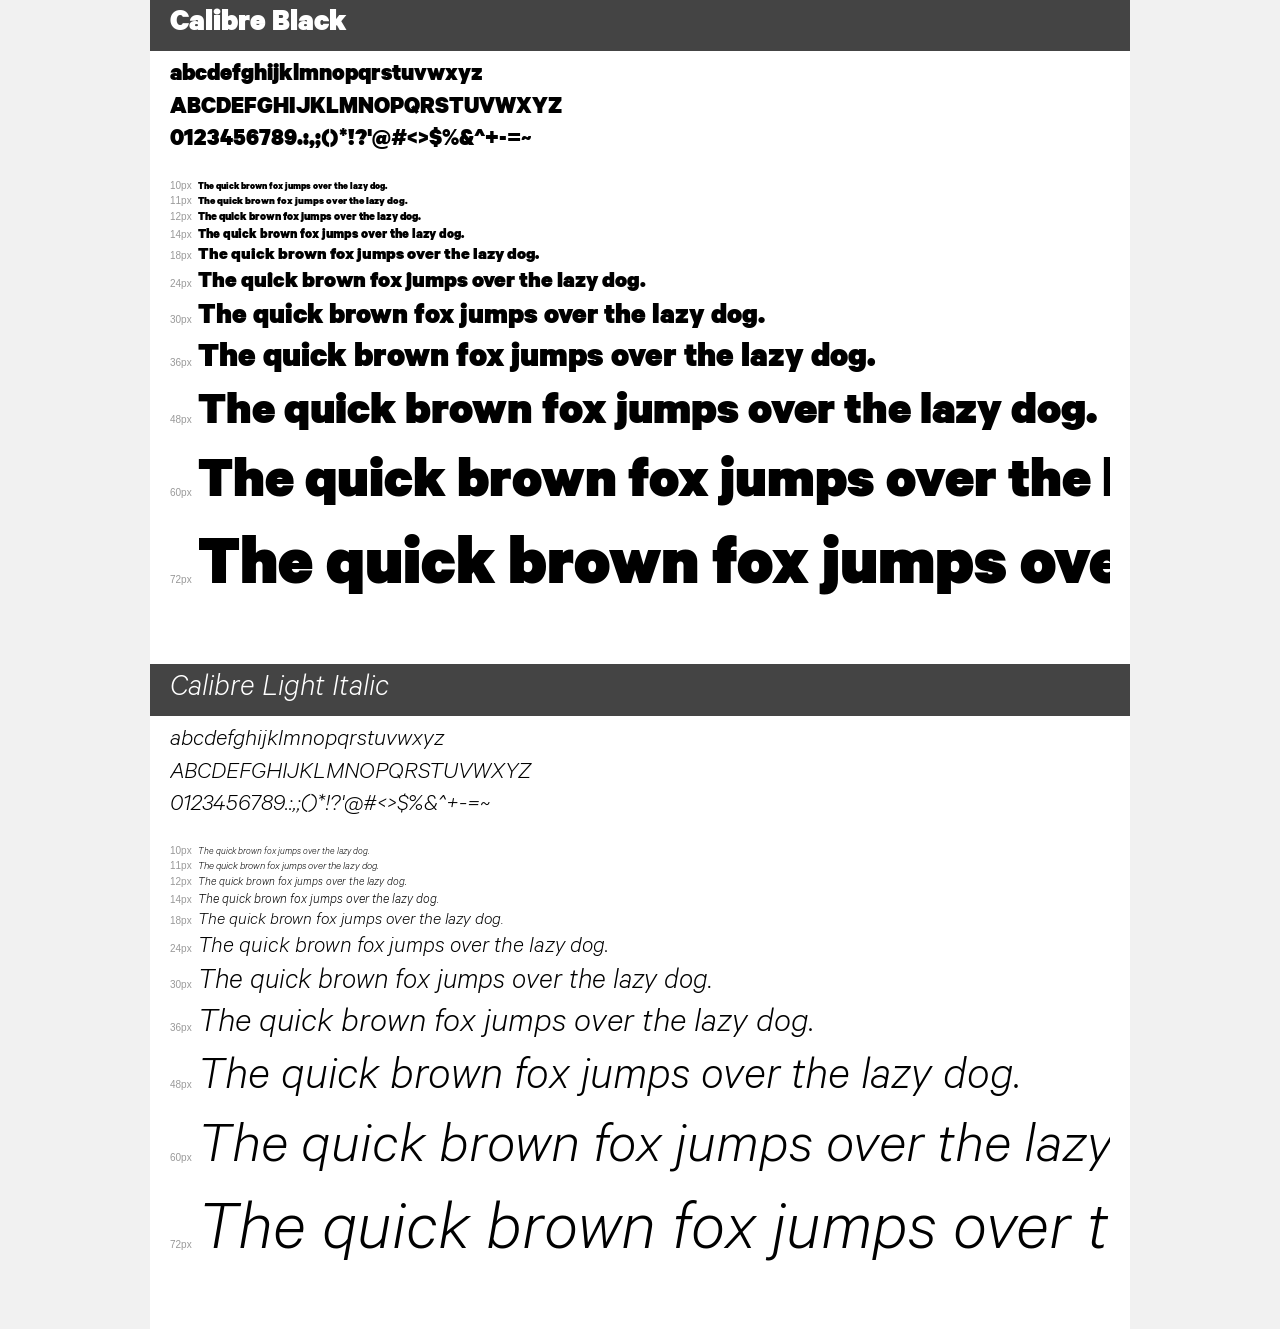
<file: font/calibre/demo.html>
<!DOCTYPE html>
<html>
<head>
	<meta charset="utf-8">
	<title>Transfonter demo</title>
	<link href="stylesheet.css" rel="stylesheet">
	<style>
		/*
		http://meyerweb.com/eric/tools/css/reset/
		v2.0 | 20110126
		License: none (public domain)
		*/
		html, body, div, span, applet, object, iframe,
		h1, h2, h3, h4, h5, h6, p, blockquote, pre,
		a, abbr, acronym, address, big, cite, code,
		del, dfn, em, img, ins, kbd, q, s, samp,
		small, strike, strong, sub, sup, tt, var,
		b, u, i, center,
		dl, dt, dd, ol, ul, li,
		fieldset, form, label, legend,
		table, caption, tbody, tfoot, thead, tr, th, td,
		article, aside, canvas, details, embed,
		figure, figcaption, footer, header, hgroup,
		menu, nav, output, ruby, section, summary,
		time, mark, audio, video {
			margin: 0;
			padding: 0;
			border: 0;
			font-size: 100%;
			font: inherit;
			vertical-align: baseline;
		}
		/* HTML5 display-role reset for older browsers */
		article, aside, details, figcaption, figure,
		footer, header, hgroup, menu, nav, section {
			display: block;
		}
		body {
			line-height: 1;
		}
		ol, ul {
			list-style: none;
		}
		blockquote, q {
			quotes: none;
		}
		blockquote:before, blockquote:after,
		q:before, q:after {
			content: '';
			content: none;
		}
		table {
			border-collapse: collapse;
			border-spacing: 0;
		}
		/* common styles */
		body {
			background: #f1f1f1;
			color: #000;
		}
		.page {
			background: #fff;
			width: 940px;
			margin: 0 auto;
			padding: 20px 20px 0 20px;
			overflow: hidden;
		}
		.font-container {
			overflow-x: auto;
			overflow-y: hidden;
			margin-bottom: 40px;
			line-height: 1.3;
			white-space: nowrap;
			padding-bottom: 5px;
		}
		h1 {
			position: relative;
			background: #444;
			font-size: 32px;
			color: #fff;
			padding: 10px 20px;
			margin: 0 -20px 10px -20px;
		}
		.letters {
			font-size: 25px;
			margin-bottom: 20px;
		}
		.s10:before {
			content: '10px';
		}
		.s11:before {
			content: '11px';
		}
		.s12:before {
			content: '12px';
		}
		.s14:before {
			content: '14px';
		}
		.s18:before {
			content: '18px';
		}
		.s24:before {
			content: '24px';
		}
		.s30:before {
			content: '30px';
		}
		.s36:before {
			content: '36px';
		}
		.s48:before {
			content: '48px';
		}
		.s60:before {
			content: '60px';
		}
		.s72:before {
			content: '72px';
		}
		.s10:before, .s11:before, .s12:before, .s14:before,
		.s18:before, .s24:before, .s30:before, .s36:before,
		.s48:before, .s60:before, .s72:before {
			font-family: Arial, sans-serif;
			font-size: 10px;
			font-weight: normal;
			font-style: normal;
			color: #999;
			padding-right: 6px;
		}
		/* fonts demo styles */
		.demo-0 {
			font-family: 'Calibre';
			font-weight: bold;
			font-style: normal;
		}
		.demo-1 {
			font-family: 'Calibre';
			font-weight: 500;
			font-style: normal;
		}
		.demo-2 {
			font-family: 'Calibre';
			font-weight: 300;
			font-style: normal;
		}
		.demo-3 {
			font-family: 'Calibre';
			font-weight: 600;
			font-style: normal;
		}
		.demo-4 {
			font-family: 'Calibre';
			font-weight: 100;
			font-style: italic;
		}
		.demo-5 {
			font-family: 'Calibre';
			font-weight: normal;
			font-style: italic;
		}
		.demo-6 {
			font-family: 'Calibre';
			font-weight: 100;
			font-style: normal;
		}
		.demo-7 {
			font-family: 'Calibre';
			font-weight: 500;
			font-style: italic;
		}
		.demo-8 {
			font-family: 'Calibre';
			font-weight: bold;
			font-style: italic;
		}
		.demo-9 {
			font-family: 'Calibre';
			font-weight: 900;
			font-style: italic;
		}
		.demo-10 {
			font-family: 'Calibre';
			font-weight: 600;
			font-style: italic;
		}
		.demo-11 {
			font-family: 'Calibre';
			font-weight: normal;
			font-style: normal;
		}
		.demo-12 {
			font-family: 'Calibre';
			font-weight: 900;
			font-style: normal;
		}
		.demo-13 {
			font-family: 'Calibre';
			font-weight: 300;
			font-style: italic;
		}
	</style>
</head>
<body>
<div class="page">
	<div class="demo-0">
		<h1>Calibre Bold</h1>
		<div class="font-container">
			<p class="letters">
				abcdefghijklmnopqrstuvwxyz <br />
				ABCDEFGHIJKLMNOPQRSTUVWXYZ <br />				0123456789.:,;()*!?'@#<>$%&^+-=~
			</p>
			<p class="s10" style="font-size: 10px;">The quick brown fox jumps over the lazy dog.</p>
			<p class="s11" style="font-size: 11px;">The quick brown fox jumps over the lazy dog.</p>
			<p class="s12" style="font-size: 12px;">The quick brown fox jumps over the lazy dog.</p>
			<p class="s14" style="font-size: 14px;">The quick brown fox jumps over the lazy dog.</p>
			<p class="s18" style="font-size: 18px;">The quick brown fox jumps over the lazy dog.</p>
			<p class="s24" style="font-size: 24px;">The quick brown fox jumps over the lazy dog.</p>
			<p class="s30" style="font-size: 30px;">The quick brown fox jumps over the lazy dog.</p>
			<p class="s36" style="font-size: 36px;">The quick brown fox jumps over the lazy dog.</p>
			<p class="s48" style="font-size: 48px;">The quick brown fox jumps over the lazy dog.</p>
			<p class="s60" style="font-size: 60px;">The quick brown fox jumps over the lazy dog.</p>
			<p class="s72" style="font-size: 72px;">The quick brown fox jumps over the lazy dog.</p>
		</div>
	</div>
	<div class="demo-1">
		<h1>Calibre Medium</h1>
		<div class="font-container">
			<p class="letters">
				abcdefghijklmnopqrstuvwxyz <br />
				ABCDEFGHIJKLMNOPQRSTUVWXYZ <br />				0123456789.:,;()*!?'@#<>$%&^+-=~
			</p>
			<p class="s10" style="font-size: 10px;">The quick brown fox jumps over the lazy dog.</p>
			<p class="s11" style="font-size: 11px;">The quick brown fox jumps over the lazy dog.</p>
			<p class="s12" style="font-size: 12px;">The quick brown fox jumps over the lazy dog.</p>
			<p class="s14" style="font-size: 14px;">The quick brown fox jumps over the lazy dog.</p>
			<p class="s18" style="font-size: 18px;">The quick brown fox jumps over the lazy dog.</p>
			<p class="s24" style="font-size: 24px;">The quick brown fox jumps over the lazy dog.</p>
			<p class="s30" style="font-size: 30px;">The quick brown fox jumps over the lazy dog.</p>
			<p class="s36" style="font-size: 36px;">The quick brown fox jumps over the lazy dog.</p>
			<p class="s48" style="font-size: 48px;">The quick brown fox jumps over the lazy dog.</p>
			<p class="s60" style="font-size: 60px;">The quick brown fox jumps over the lazy dog.</p>
			<p class="s72" style="font-size: 72px;">The quick brown fox jumps over the lazy dog.</p>
		</div>
	</div>
	<div class="demo-2">
		<h1>Calibre Light</h1>
		<div class="font-container">
			<p class="letters">
				abcdefghijklmnopqrstuvwxyz <br />
				ABCDEFGHIJKLMNOPQRSTUVWXYZ <br />				0123456789.:,;()*!?'@#<>$%&^+-=~
			</p>
			<p class="s10" style="font-size: 10px;">The quick brown fox jumps over the lazy dog.</p>
			<p class="s11" style="font-size: 11px;">The quick brown fox jumps over the lazy dog.</p>
			<p class="s12" style="font-size: 12px;">The quick brown fox jumps over the lazy dog.</p>
			<p class="s14" style="font-size: 14px;">The quick brown fox jumps over the lazy dog.</p>
			<p class="s18" style="font-size: 18px;">The quick brown fox jumps over the lazy dog.</p>
			<p class="s24" style="font-size: 24px;">The quick brown fox jumps over the lazy dog.</p>
			<p class="s30" style="font-size: 30px;">The quick brown fox jumps over the lazy dog.</p>
			<p class="s36" style="font-size: 36px;">The quick brown fox jumps over the lazy dog.</p>
			<p class="s48" style="font-size: 48px;">The quick brown fox jumps over the lazy dog.</p>
			<p class="s60" style="font-size: 60px;">The quick brown fox jumps over the lazy dog.</p>
			<p class="s72" style="font-size: 72px;">The quick brown fox jumps over the lazy dog.</p>
		</div>
	</div>
	<div class="demo-3">
		<h1>Calibre Semibold</h1>
		<div class="font-container">
			<p class="letters">
				abcdefghijklmnopqrstuvwxyz <br />
				ABCDEFGHIJKLMNOPQRSTUVWXYZ <br />				0123456789.:,;()*!?'@#<>$%&^+-=~
			</p>
			<p class="s10" style="font-size: 10px;">The quick brown fox jumps over the lazy dog.</p>
			<p class="s11" style="font-size: 11px;">The quick brown fox jumps over the lazy dog.</p>
			<p class="s12" style="font-size: 12px;">The quick brown fox jumps over the lazy dog.</p>
			<p class="s14" style="font-size: 14px;">The quick brown fox jumps over the lazy dog.</p>
			<p class="s18" style="font-size: 18px;">The quick brown fox jumps over the lazy dog.</p>
			<p class="s24" style="font-size: 24px;">The quick brown fox jumps over the lazy dog.</p>
			<p class="s30" style="font-size: 30px;">The quick brown fox jumps over the lazy dog.</p>
			<p class="s36" style="font-size: 36px;">The quick brown fox jumps over the lazy dog.</p>
			<p class="s48" style="font-size: 48px;">The quick brown fox jumps over the lazy dog.</p>
			<p class="s60" style="font-size: 60px;">The quick brown fox jumps over the lazy dog.</p>
			<p class="s72" style="font-size: 72px;">The quick brown fox jumps over the lazy dog.</p>
		</div>
	</div>
	<div class="demo-4">
		<h1>Calibre Thin Italic</h1>
		<div class="font-container">
			<p class="letters">
				abcdefghijklmnopqrstuvwxyz <br />
				ABCDEFGHIJKLMNOPQRSTUVWXYZ <br />				0123456789.:,;()*!?'@#<>$%&^+-=~
			</p>
			<p class="s10" style="font-size: 10px;">The quick brown fox jumps over the lazy dog.</p>
			<p class="s11" style="font-size: 11px;">The quick brown fox jumps over the lazy dog.</p>
			<p class="s12" style="font-size: 12px;">The quick brown fox jumps over the lazy dog.</p>
			<p class="s14" style="font-size: 14px;">The quick brown fox jumps over the lazy dog.</p>
			<p class="s18" style="font-size: 18px;">The quick brown fox jumps over the lazy dog.</p>
			<p class="s24" style="font-size: 24px;">The quick brown fox jumps over the lazy dog.</p>
			<p class="s30" style="font-size: 30px;">The quick brown fox jumps over the lazy dog.</p>
			<p class="s36" style="font-size: 36px;">The quick brown fox jumps over the lazy dog.</p>
			<p class="s48" style="font-size: 48px;">The quick brown fox jumps over the lazy dog.</p>
			<p class="s60" style="font-size: 60px;">The quick brown fox jumps over the lazy dog.</p>
			<p class="s72" style="font-size: 72px;">The quick brown fox jumps over the lazy dog.</p>
		</div>
	</div>
	<div class="demo-5">
		<h1>Calibre Regular Italic</h1>
		<div class="font-container">
			<p class="letters">
				abcdefghijklmnopqrstuvwxyz <br />
				ABCDEFGHIJKLMNOPQRSTUVWXYZ <br />				0123456789.:,;()*!?'@#<>$%&^+-=~
			</p>
			<p class="s10" style="font-size: 10px;">The quick brown fox jumps over the lazy dog.</p>
			<p class="s11" style="font-size: 11px;">The quick brown fox jumps over the lazy dog.</p>
			<p class="s12" style="font-size: 12px;">The quick brown fox jumps over the lazy dog.</p>
			<p class="s14" style="font-size: 14px;">The quick brown fox jumps over the lazy dog.</p>
			<p class="s18" style="font-size: 18px;">The quick brown fox jumps over the lazy dog.</p>
			<p class="s24" style="font-size: 24px;">The quick brown fox jumps over the lazy dog.</p>
			<p class="s30" style="font-size: 30px;">The quick brown fox jumps over the lazy dog.</p>
			<p class="s36" style="font-size: 36px;">The quick brown fox jumps over the lazy dog.</p>
			<p class="s48" style="font-size: 48px;">The quick brown fox jumps over the lazy dog.</p>
			<p class="s60" style="font-size: 60px;">The quick brown fox jumps over the lazy dog.</p>
			<p class="s72" style="font-size: 72px;">The quick brown fox jumps over the lazy dog.</p>
		</div>
	</div>
	<div class="demo-6">
		<h1>Calibre Thin</h1>
		<div class="font-container">
			<p class="letters">
				abcdefghijklmnopqrstuvwxyz <br />
				ABCDEFGHIJKLMNOPQRSTUVWXYZ <br />				0123456789.:,;()*!?'@#<>$%&^+-=~
			</p>
			<p class="s10" style="font-size: 10px;">The quick brown fox jumps over the lazy dog.</p>
			<p class="s11" style="font-size: 11px;">The quick brown fox jumps over the lazy dog.</p>
			<p class="s12" style="font-size: 12px;">The quick brown fox jumps over the lazy dog.</p>
			<p class="s14" style="font-size: 14px;">The quick brown fox jumps over the lazy dog.</p>
			<p class="s18" style="font-size: 18px;">The quick brown fox jumps over the lazy dog.</p>
			<p class="s24" style="font-size: 24px;">The quick brown fox jumps over the lazy dog.</p>
			<p class="s30" style="font-size: 30px;">The quick brown fox jumps over the lazy dog.</p>
			<p class="s36" style="font-size: 36px;">The quick brown fox jumps over the lazy dog.</p>
			<p class="s48" style="font-size: 48px;">The quick brown fox jumps over the lazy dog.</p>
			<p class="s60" style="font-size: 60px;">The quick brown fox jumps over the lazy dog.</p>
			<p class="s72" style="font-size: 72px;">The quick brown fox jumps over the lazy dog.</p>
		</div>
	</div>
	<div class="demo-7">
		<h1>Calibre Medium Italic</h1>
		<div class="font-container">
			<p class="letters">
				abcdefghijklmnopqrstuvwxyz <br />
				ABCDEFGHIJKLMNOPQRSTUVWXYZ <br />				0123456789.:,;()*!?'@#<>$%&^+-=~
			</p>
			<p class="s10" style="font-size: 10px;">The quick brown fox jumps over the lazy dog.</p>
			<p class="s11" style="font-size: 11px;">The quick brown fox jumps over the lazy dog.</p>
			<p class="s12" style="font-size: 12px;">The quick brown fox jumps over the lazy dog.</p>
			<p class="s14" style="font-size: 14px;">The quick brown fox jumps over the lazy dog.</p>
			<p class="s18" style="font-size: 18px;">The quick brown fox jumps over the lazy dog.</p>
			<p class="s24" style="font-size: 24px;">The quick brown fox jumps over the lazy dog.</p>
			<p class="s30" style="font-size: 30px;">The quick brown fox jumps over the lazy dog.</p>
			<p class="s36" style="font-size: 36px;">The quick brown fox jumps over the lazy dog.</p>
			<p class="s48" style="font-size: 48px;">The quick brown fox jumps over the lazy dog.</p>
			<p class="s60" style="font-size: 60px;">The quick brown fox jumps over the lazy dog.</p>
			<p class="s72" style="font-size: 72px;">The quick brown fox jumps over the lazy dog.</p>
		</div>
	</div>
	<div class="demo-8">
		<h1>Calibre Bold Italic</h1>
		<div class="font-container">
			<p class="letters">
				abcdefghijklmnopqrstuvwxyz <br />
				ABCDEFGHIJKLMNOPQRSTUVWXYZ <br />				0123456789.:,;()*!?'@#<>$%&^+-=~
			</p>
			<p class="s10" style="font-size: 10px;">The quick brown fox jumps over the lazy dog.</p>
			<p class="s11" style="font-size: 11px;">The quick brown fox jumps over the lazy dog.</p>
			<p class="s12" style="font-size: 12px;">The quick brown fox jumps over the lazy dog.</p>
			<p class="s14" style="font-size: 14px;">The quick brown fox jumps over the lazy dog.</p>
			<p class="s18" style="font-size: 18px;">The quick brown fox jumps over the lazy dog.</p>
			<p class="s24" style="font-size: 24px;">The quick brown fox jumps over the lazy dog.</p>
			<p class="s30" style="font-size: 30px;">The quick brown fox jumps over the lazy dog.</p>
			<p class="s36" style="font-size: 36px;">The quick brown fox jumps over the lazy dog.</p>
			<p class="s48" style="font-size: 48px;">The quick brown fox jumps over the lazy dog.</p>
			<p class="s60" style="font-size: 60px;">The quick brown fox jumps over the lazy dog.</p>
			<p class="s72" style="font-size: 72px;">The quick brown fox jumps over the lazy dog.</p>
		</div>
	</div>
	<div class="demo-9">
		<h1>Calibre Black Italic</h1>
		<div class="font-container">
			<p class="letters">
				abcdefghijklmnopqrstuvwxyz <br />
				ABCDEFGHIJKLMNOPQRSTUVWXYZ <br />				0123456789.:,;()*!?'@#<>$%&^+-=~
			</p>
			<p class="s10" style="font-size: 10px;">The quick brown fox jumps over the lazy dog.</p>
			<p class="s11" style="font-size: 11px;">The quick brown fox jumps over the lazy dog.</p>
			<p class="s12" style="font-size: 12px;">The quick brown fox jumps over the lazy dog.</p>
			<p class="s14" style="font-size: 14px;">The quick brown fox jumps over the lazy dog.</p>
			<p class="s18" style="font-size: 18px;">The quick brown fox jumps over the lazy dog.</p>
			<p class="s24" style="font-size: 24px;">The quick brown fox jumps over the lazy dog.</p>
			<p class="s30" style="font-size: 30px;">The quick brown fox jumps over the lazy dog.</p>
			<p class="s36" style="font-size: 36px;">The quick brown fox jumps over the lazy dog.</p>
			<p class="s48" style="font-size: 48px;">The quick brown fox jumps over the lazy dog.</p>
			<p class="s60" style="font-size: 60px;">The quick brown fox jumps over the lazy dog.</p>
			<p class="s72" style="font-size: 72px;">The quick brown fox jumps over the lazy dog.</p>
		</div>
	</div>
	<div class="demo-10">
		<h1>Calibre Semibold Italic</h1>
		<div class="font-container">
			<p class="letters">
				abcdefghijklmnopqrstuvwxyz <br />
				ABCDEFGHIJKLMNOPQRSTUVWXYZ <br />				0123456789.:,;()*!?'@#<>$%&^+-=~
			</p>
			<p class="s10" style="font-size: 10px;">The quick brown fox jumps over the lazy dog.</p>
			<p class="s11" style="font-size: 11px;">The quick brown fox jumps over the lazy dog.</p>
			<p class="s12" style="font-size: 12px;">The quick brown fox jumps over the lazy dog.</p>
			<p class="s14" style="font-size: 14px;">The quick brown fox jumps over the lazy dog.</p>
			<p class="s18" style="font-size: 18px;">The quick brown fox jumps over the lazy dog.</p>
			<p class="s24" style="font-size: 24px;">The quick brown fox jumps over the lazy dog.</p>
			<p class="s30" style="font-size: 30px;">The quick brown fox jumps over the lazy dog.</p>
			<p class="s36" style="font-size: 36px;">The quick brown fox jumps over the lazy dog.</p>
			<p class="s48" style="font-size: 48px;">The quick brown fox jumps over the lazy dog.</p>
			<p class="s60" style="font-size: 60px;">The quick brown fox jumps over the lazy dog.</p>
			<p class="s72" style="font-size: 72px;">The quick brown fox jumps over the lazy dog.</p>
		</div>
	</div>
	<div class="demo-11">
		<h1>Calibre</h1>
		<div class="font-container">
			<p class="letters">
				abcdefghijklmnopqrstuvwxyz <br />
				ABCDEFGHIJKLMNOPQRSTUVWXYZ <br />				0123456789.:,;()*!?'@#<>$%&^+-=~
			</p>
			<p class="s10" style="font-size: 10px;">The quick brown fox jumps over the lazy dog.</p>
			<p class="s11" style="font-size: 11px;">The quick brown fox jumps over the lazy dog.</p>
			<p class="s12" style="font-size: 12px;">The quick brown fox jumps over the lazy dog.</p>
			<p class="s14" style="font-size: 14px;">The quick brown fox jumps over the lazy dog.</p>
			<p class="s18" style="font-size: 18px;">The quick brown fox jumps over the lazy dog.</p>
			<p class="s24" style="font-size: 24px;">The quick brown fox jumps over the lazy dog.</p>
			<p class="s30" style="font-size: 30px;">The quick brown fox jumps over the lazy dog.</p>
			<p class="s36" style="font-size: 36px;">The quick brown fox jumps over the lazy dog.</p>
			<p class="s48" style="font-size: 48px;">The quick brown fox jumps over the lazy dog.</p>
			<p class="s60" style="font-size: 60px;">The quick brown fox jumps over the lazy dog.</p>
			<p class="s72" style="font-size: 72px;">The quick brown fox jumps over the lazy dog.</p>
		</div>
	</div>
	<div class="demo-12">
		<h1>Calibre Black</h1>
		<div class="font-container">
			<p class="letters">
				abcdefghijklmnopqrstuvwxyz <br />
				ABCDEFGHIJKLMNOPQRSTUVWXYZ <br />				0123456789.:,;()*!?'@#<>$%&^+-=~
			</p>
			<p class="s10" style="font-size: 10px;">The quick brown fox jumps over the lazy dog.</p>
			<p class="s11" style="font-size: 11px;">The quick brown fox jumps over the lazy dog.</p>
			<p class="s12" style="font-size: 12px;">The quick brown fox jumps over the lazy dog.</p>
			<p class="s14" style="font-size: 14px;">The quick brown fox jumps over the lazy dog.</p>
			<p class="s18" style="font-size: 18px;">The quick brown fox jumps over the lazy dog.</p>
			<p class="s24" style="font-size: 24px;">The quick brown fox jumps over the lazy dog.</p>
			<p class="s30" style="font-size: 30px;">The quick brown fox jumps over the lazy dog.</p>
			<p class="s36" style="font-size: 36px;">The quick brown fox jumps over the lazy dog.</p>
			<p class="s48" style="font-size: 48px;">The quick brown fox jumps over the lazy dog.</p>
			<p class="s60" style="font-size: 60px;">The quick brown fox jumps over the lazy dog.</p>
			<p class="s72" style="font-size: 72px;">The quick brown fox jumps over the lazy dog.</p>
		</div>
	</div>
	<div class="demo-13">
		<h1>Calibre Light Italic</h1>
		<div class="font-container">
			<p class="letters">
				abcdefghijklmnopqrstuvwxyz <br />
				ABCDEFGHIJKLMNOPQRSTUVWXYZ <br />				0123456789.:,;()*!?'@#<>$%&^+-=~
			</p>
			<p class="s10" style="font-size: 10px;">The quick brown fox jumps over the lazy dog.</p>
			<p class="s11" style="font-size: 11px;">The quick brown fox jumps over the lazy dog.</p>
			<p class="s12" style="font-size: 12px;">The quick brown fox jumps over the lazy dog.</p>
			<p class="s14" style="font-size: 14px;">The quick brown fox jumps over the lazy dog.</p>
			<p class="s18" style="font-size: 18px;">The quick brown fox jumps over the lazy dog.</p>
			<p class="s24" style="font-size: 24px;">The quick brown fox jumps over the lazy dog.</p>
			<p class="s30" style="font-size: 30px;">The quick brown fox jumps over the lazy dog.</p>
			<p class="s36" style="font-size: 36px;">The quick brown fox jumps over the lazy dog.</p>
			<p class="s48" style="font-size: 48px;">The quick brown fox jumps over the lazy dog.</p>
			<p class="s60" style="font-size: 60px;">The quick brown fox jumps over the lazy dog.</p>
			<p class="s72" style="font-size: 72px;">The quick brown fox jumps over the lazy dog.</p>
		</div>
	</div>
</div>
</body>
</html>
</file>
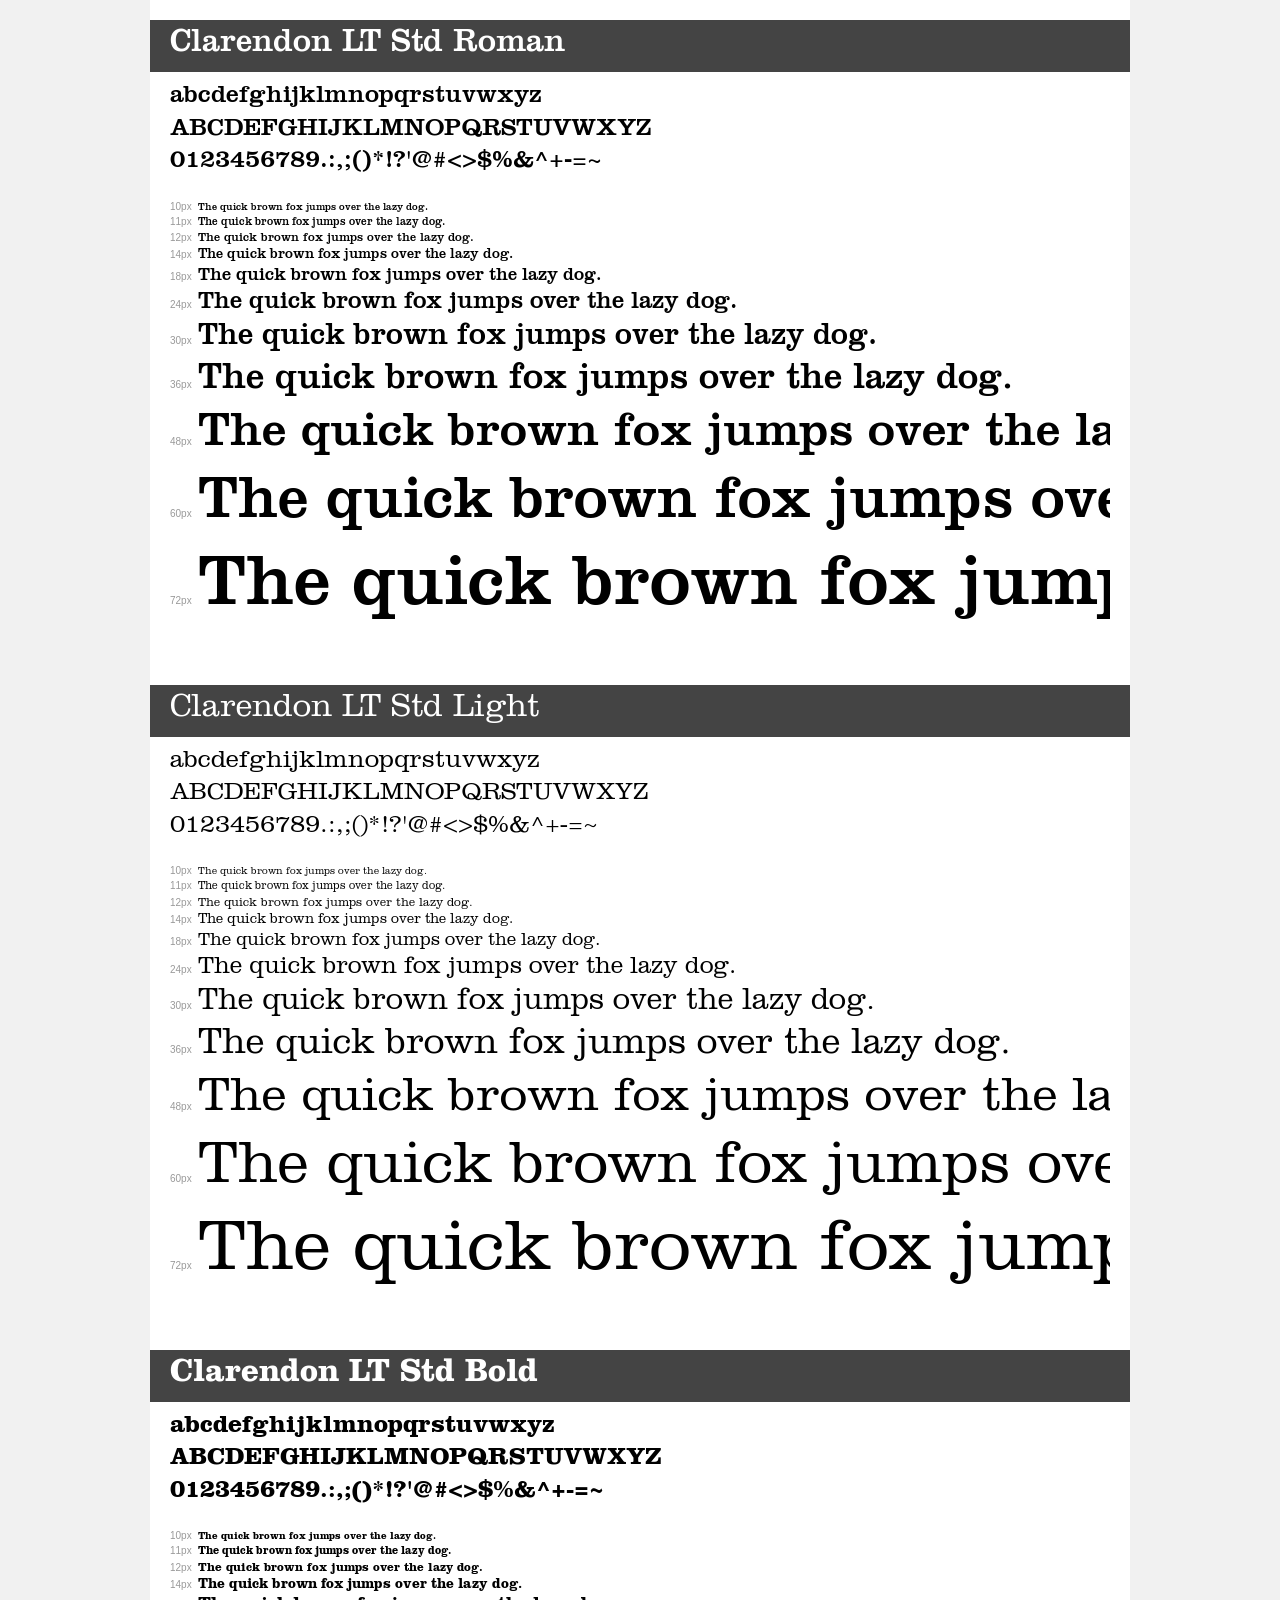
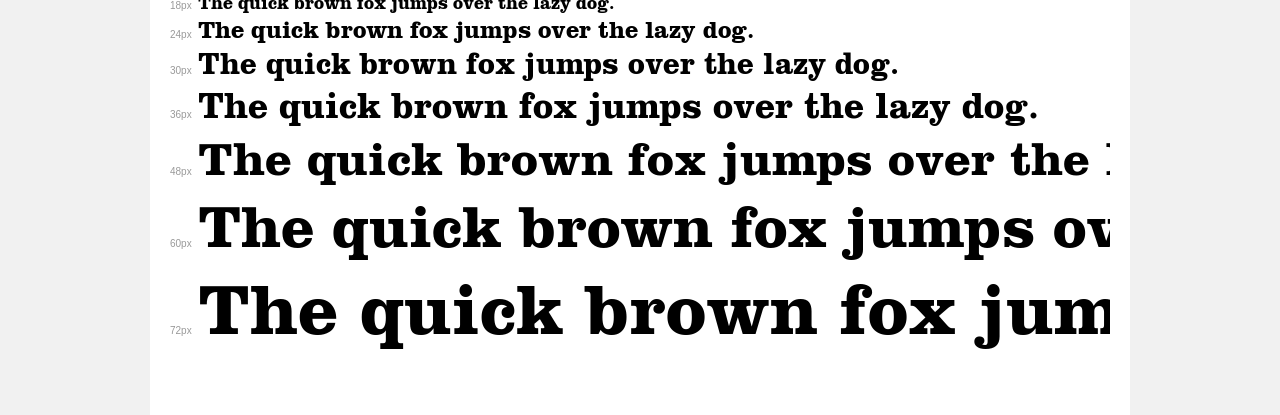
<file: font/clarendon/demo.html>
<!DOCTYPE html>
<html>
<head>
	<meta charset="utf-8">
	<title>Transfonter demo</title>
	<link href="stylesheet.css" rel="stylesheet">
	<style>
		/*
		http://meyerweb.com/eric/tools/css/reset/
		v2.0 | 20110126
		License: none (public domain)
		*/
		html, body, div, span, applet, object, iframe,
		h1, h2, h3, h4, h5, h6, p, blockquote, pre,
		a, abbr, acronym, address, big, cite, code,
		del, dfn, em, img, ins, kbd, q, s, samp,
		small, strike, strong, sub, sup, tt, var,
		b, u, i, center,
		dl, dt, dd, ol, ul, li,
		fieldset, form, label, legend,
		table, caption, tbody, tfoot, thead, tr, th, td,
		article, aside, canvas, details, embed,
		figure, figcaption, footer, header, hgroup,
		menu, nav, output, ruby, section, summary,
		time, mark, audio, video {
			margin: 0;
			padding: 0;
			border: 0;
			font-size: 100%;
			font: inherit;
			vertical-align: baseline;
		}
		/* HTML5 display-role reset for older browsers */
		article, aside, details, figcaption, figure,
		footer, header, hgroup, menu, nav, section {
			display: block;
		}
		body {
			line-height: 1;
		}
		ol, ul {
			list-style: none;
		}
		blockquote, q {
			quotes: none;
		}
		blockquote:before, blockquote:after,
		q:before, q:after {
			content: '';
			content: none;
		}
		table {
			border-collapse: collapse;
			border-spacing: 0;
		}
		/* common styles */
		body {
			background: #f1f1f1;
			color: #000;
		}
		.page {
			background: #fff;
			width: 940px;
			margin: 0 auto;
			padding: 20px 20px 0 20px;
			overflow: hidden;
		}
		.font-container {
			overflow-x: auto;
			overflow-y: hidden;
			margin-bottom: 40px;
			line-height: 1.3;
			white-space: nowrap;
			padding-bottom: 5px;
		}
		h1 {
			position: relative;
			background: #444;
			font-size: 32px;
			color: #fff;
			padding: 10px 20px;
			margin: 0 -20px 10px -20px;
		}
		.letters {
			font-size: 25px;
			margin-bottom: 20px;
		}
		.s10:before {
			content: '10px';
		}
		.s11:before {
			content: '11px';
		}
		.s12:before {
			content: '12px';
		}
		.s14:before {
			content: '14px';
		}
		.s18:before {
			content: '18px';
		}
		.s24:before {
			content: '24px';
		}
		.s30:before {
			content: '30px';
		}
		.s36:before {
			content: '36px';
		}
		.s48:before {
			content: '48px';
		}
		.s60:before {
			content: '60px';
		}
		.s72:before {
			content: '72px';
		}
		.s10:before, .s11:before, .s12:before, .s14:before,
		.s18:before, .s24:before, .s30:before, .s36:before,
		.s48:before, .s60:before, .s72:before {
			font-family: Arial, sans-serif;
			font-size: 10px;
			font-weight: normal;
			font-style: normal;
			color: #999;
			padding-right: 6px;
		}
		/* fonts demo styles */
		.demo-0 {
			font-family: 'Clarendon LT Std';
			font-weight: 500;
			font-style: normal;
		}
		.demo-1 {
			font-family: 'Clarendon LT Std';
			font-weight: 300;
			font-style: normal;
		}
		.demo-2 {
			font-family: 'Clarendon LT Std';
			font-weight: bold;
			font-style: normal;
		}
	</style>
</head>
<body>
<div class="page">
	<div class="demo-0">
		<h1>Clarendon LT Std Roman</h1>
		<div class="font-container">
			<p class="letters">
				abcdefghijklmnopqrstuvwxyz <br />
				ABCDEFGHIJKLMNOPQRSTUVWXYZ <br />				0123456789.:,;()*!?'@#<>$%&^+-=~
			</p>
			<p class="s10" style="font-size: 10px;">The quick brown fox jumps over the lazy dog.</p>
			<p class="s11" style="font-size: 11px;">The quick brown fox jumps over the lazy dog.</p>
			<p class="s12" style="font-size: 12px;">The quick brown fox jumps over the lazy dog.</p>
			<p class="s14" style="font-size: 14px;">The quick brown fox jumps over the lazy dog.</p>
			<p class="s18" style="font-size: 18px;">The quick brown fox jumps over the lazy dog.</p>
			<p class="s24" style="font-size: 24px;">The quick brown fox jumps over the lazy dog.</p>
			<p class="s30" style="font-size: 30px;">The quick brown fox jumps over the lazy dog.</p>
			<p class="s36" style="font-size: 36px;">The quick brown fox jumps over the lazy dog.</p>
			<p class="s48" style="font-size: 48px;">The quick brown fox jumps over the lazy dog.</p>
			<p class="s60" style="font-size: 60px;">The quick brown fox jumps over the lazy dog.</p>
			<p class="s72" style="font-size: 72px;">The quick brown fox jumps over the lazy dog.</p>
		</div>
	</div>
	<div class="demo-1">
		<h1>Clarendon LT Std Light</h1>
		<div class="font-container">
			<p class="letters">
				abcdefghijklmnopqrstuvwxyz <br />
				ABCDEFGHIJKLMNOPQRSTUVWXYZ <br />				0123456789.:,;()*!?'@#<>$%&^+-=~
			</p>
			<p class="s10" style="font-size: 10px;">The quick brown fox jumps over the lazy dog.</p>
			<p class="s11" style="font-size: 11px;">The quick brown fox jumps over the lazy dog.</p>
			<p class="s12" style="font-size: 12px;">The quick brown fox jumps over the lazy dog.</p>
			<p class="s14" style="font-size: 14px;">The quick brown fox jumps over the lazy dog.</p>
			<p class="s18" style="font-size: 18px;">The quick brown fox jumps over the lazy dog.</p>
			<p class="s24" style="font-size: 24px;">The quick brown fox jumps over the lazy dog.</p>
			<p class="s30" style="font-size: 30px;">The quick brown fox jumps over the lazy dog.</p>
			<p class="s36" style="font-size: 36px;">The quick brown fox jumps over the lazy dog.</p>
			<p class="s48" style="font-size: 48px;">The quick brown fox jumps over the lazy dog.</p>
			<p class="s60" style="font-size: 60px;">The quick brown fox jumps over the lazy dog.</p>
			<p class="s72" style="font-size: 72px;">The quick brown fox jumps over the lazy dog.</p>
		</div>
	</div>
	<div class="demo-2">
		<h1>Clarendon LT Std Bold</h1>
		<div class="font-container">
			<p class="letters">
				abcdefghijklmnopqrstuvwxyz <br />
				ABCDEFGHIJKLMNOPQRSTUVWXYZ <br />				0123456789.:,;()*!?'@#<>$%&^+-=~
			</p>
			<p class="s10" style="font-size: 10px;">The quick brown fox jumps over the lazy dog.</p>
			<p class="s11" style="font-size: 11px;">The quick brown fox jumps over the lazy dog.</p>
			<p class="s12" style="font-size: 12px;">The quick brown fox jumps over the lazy dog.</p>
			<p class="s14" style="font-size: 14px;">The quick brown fox jumps over the lazy dog.</p>
			<p class="s18" style="font-size: 18px;">The quick brown fox jumps over the lazy dog.</p>
			<p class="s24" style="font-size: 24px;">The quick brown fox jumps over the lazy dog.</p>
			<p class="s30" style="font-size: 30px;">The quick brown fox jumps over the lazy dog.</p>
			<p class="s36" style="font-size: 36px;">The quick brown fox jumps over the lazy dog.</p>
			<p class="s48" style="font-size: 48px;">The quick brown fox jumps over the lazy dog.</p>
			<p class="s60" style="font-size: 60px;">The quick brown fox jumps over the lazy dog.</p>
			<p class="s72" style="font-size: 72px;">The quick brown fox jumps over the lazy dog.</p>
		</div>
	</div>
</div>
</body>
</html>
</file>
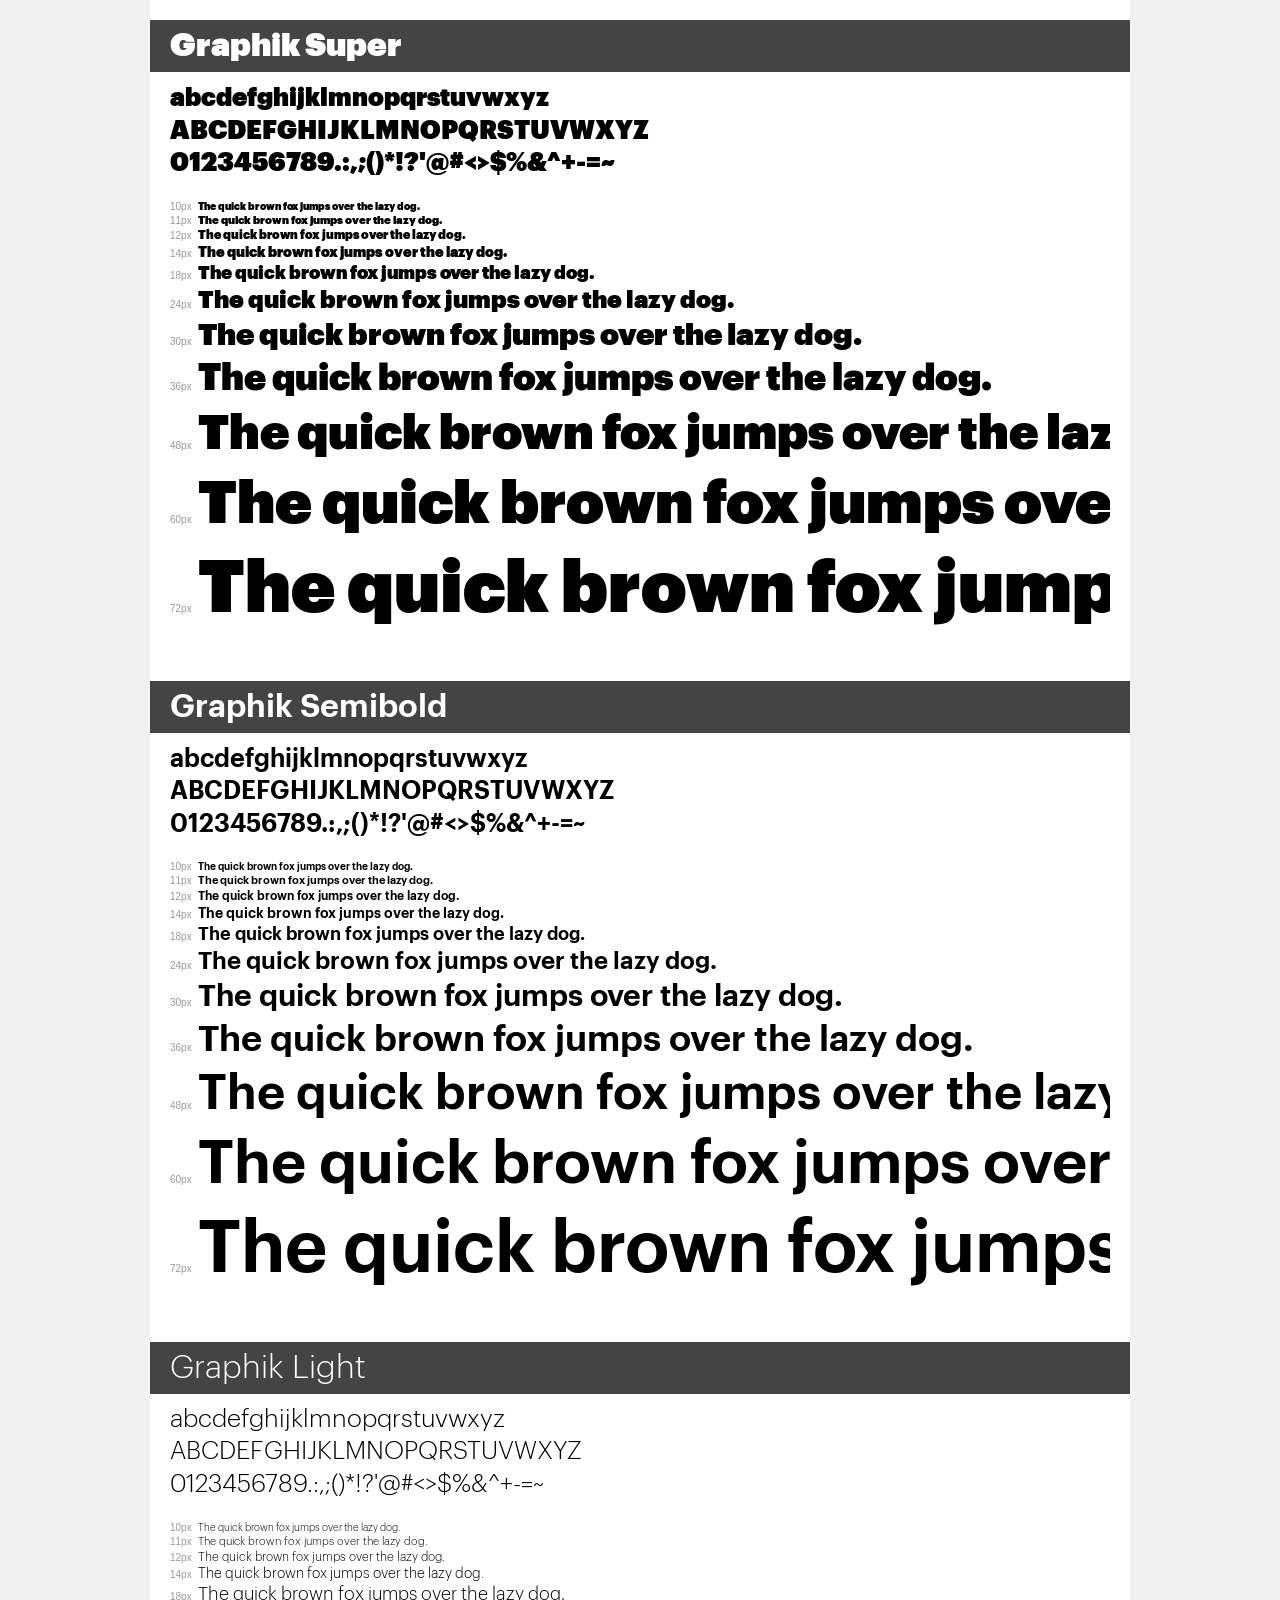
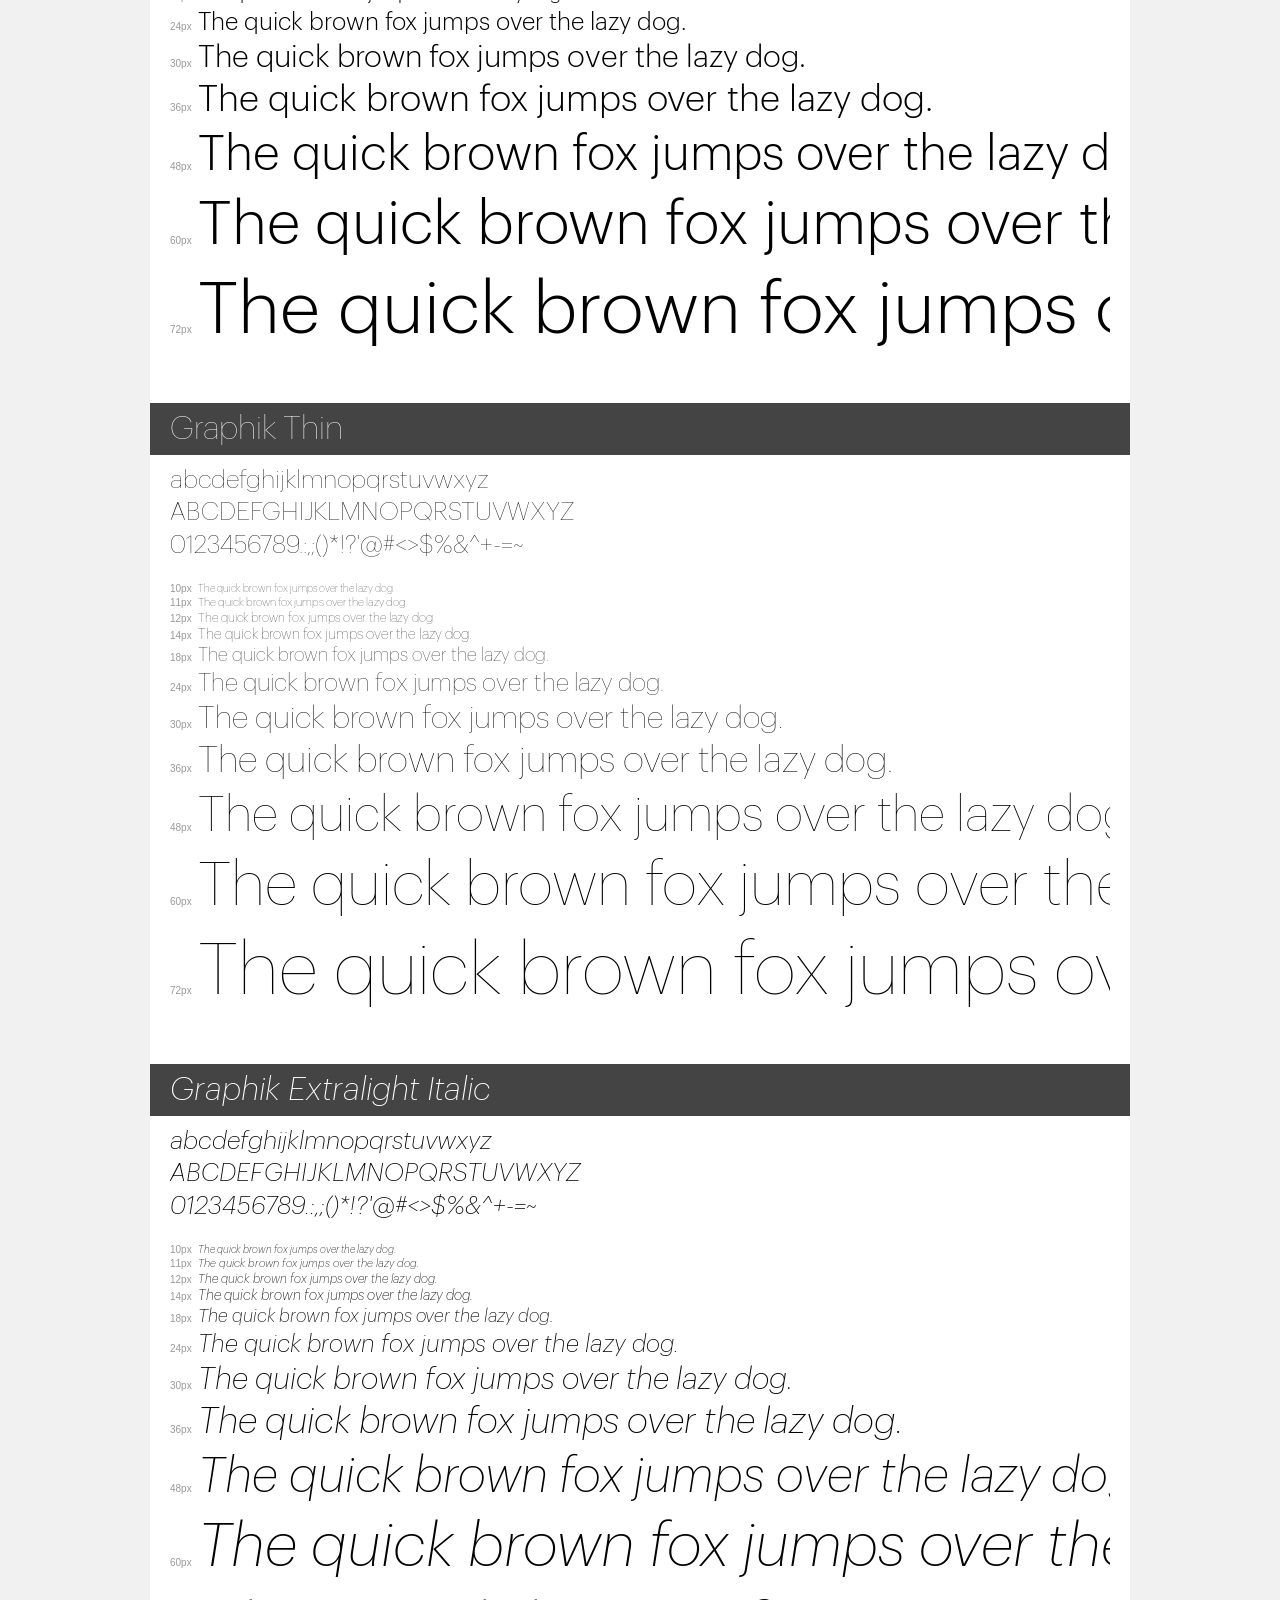
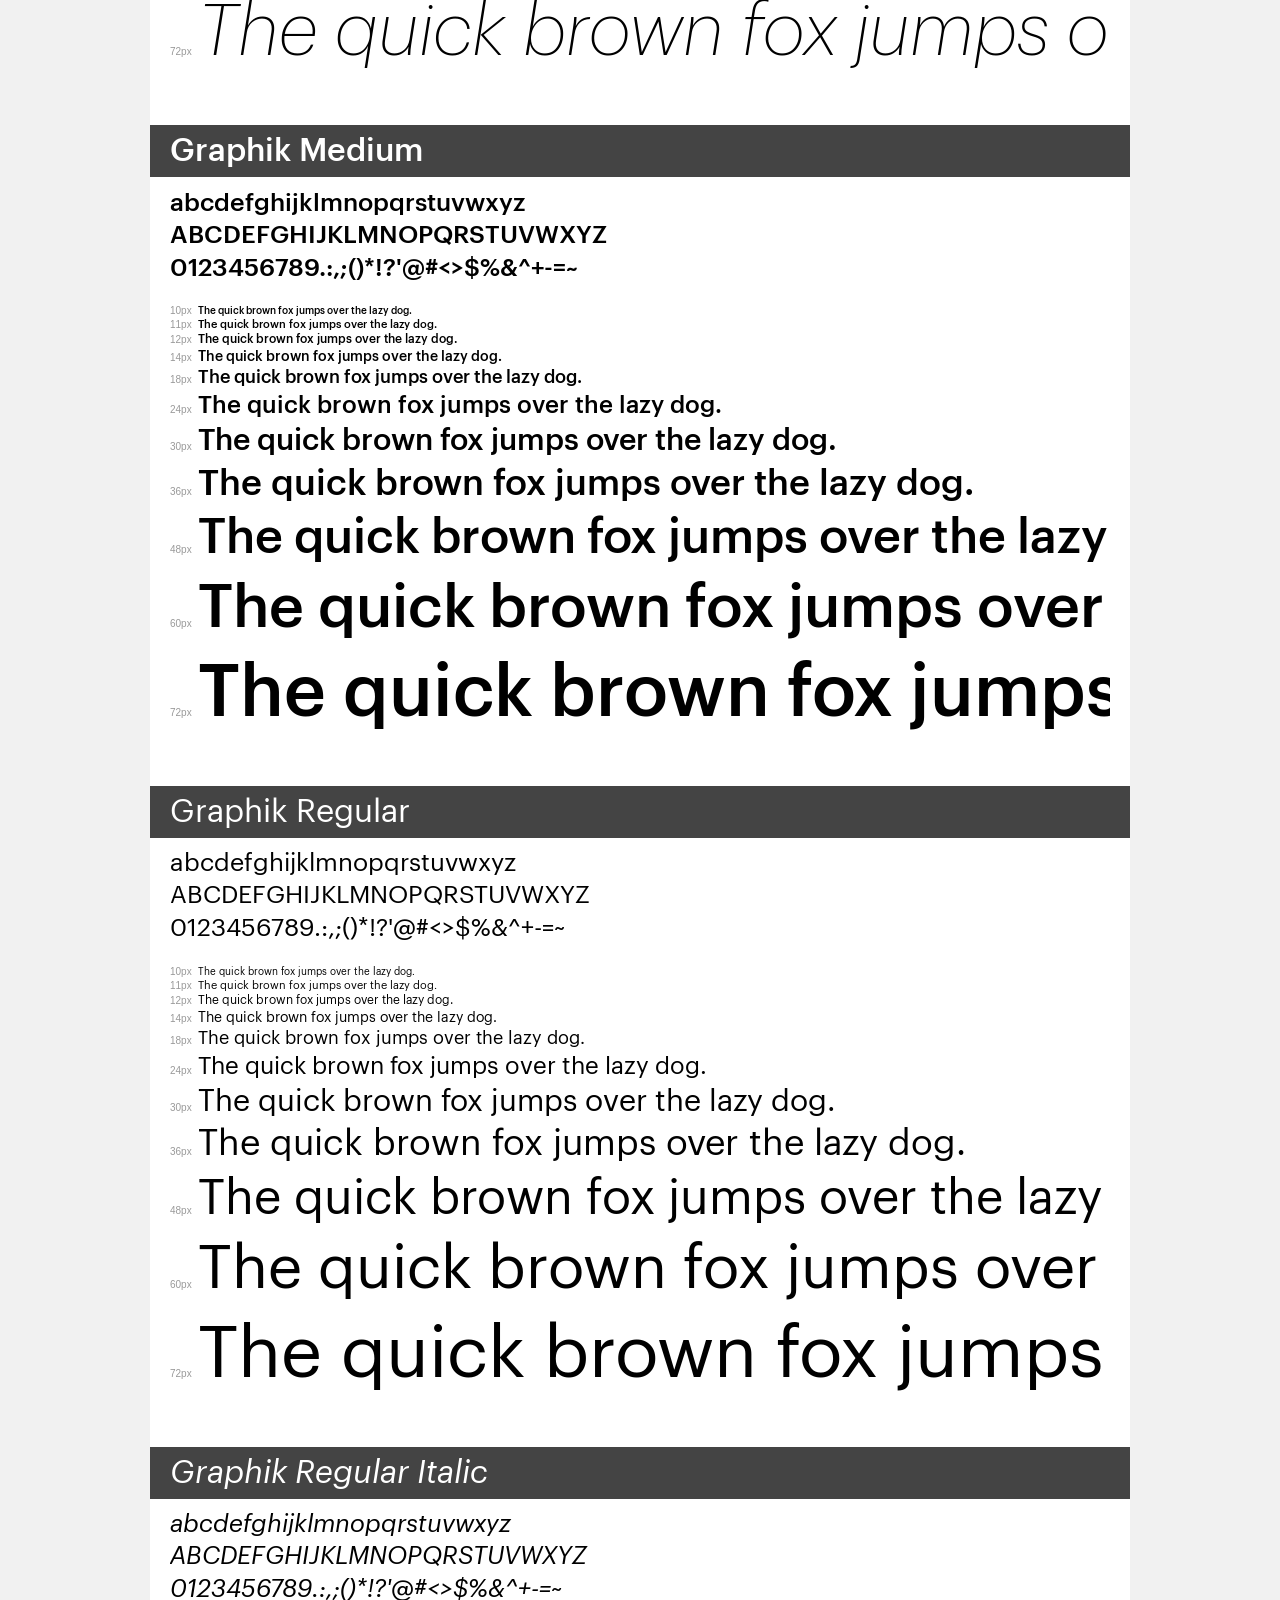
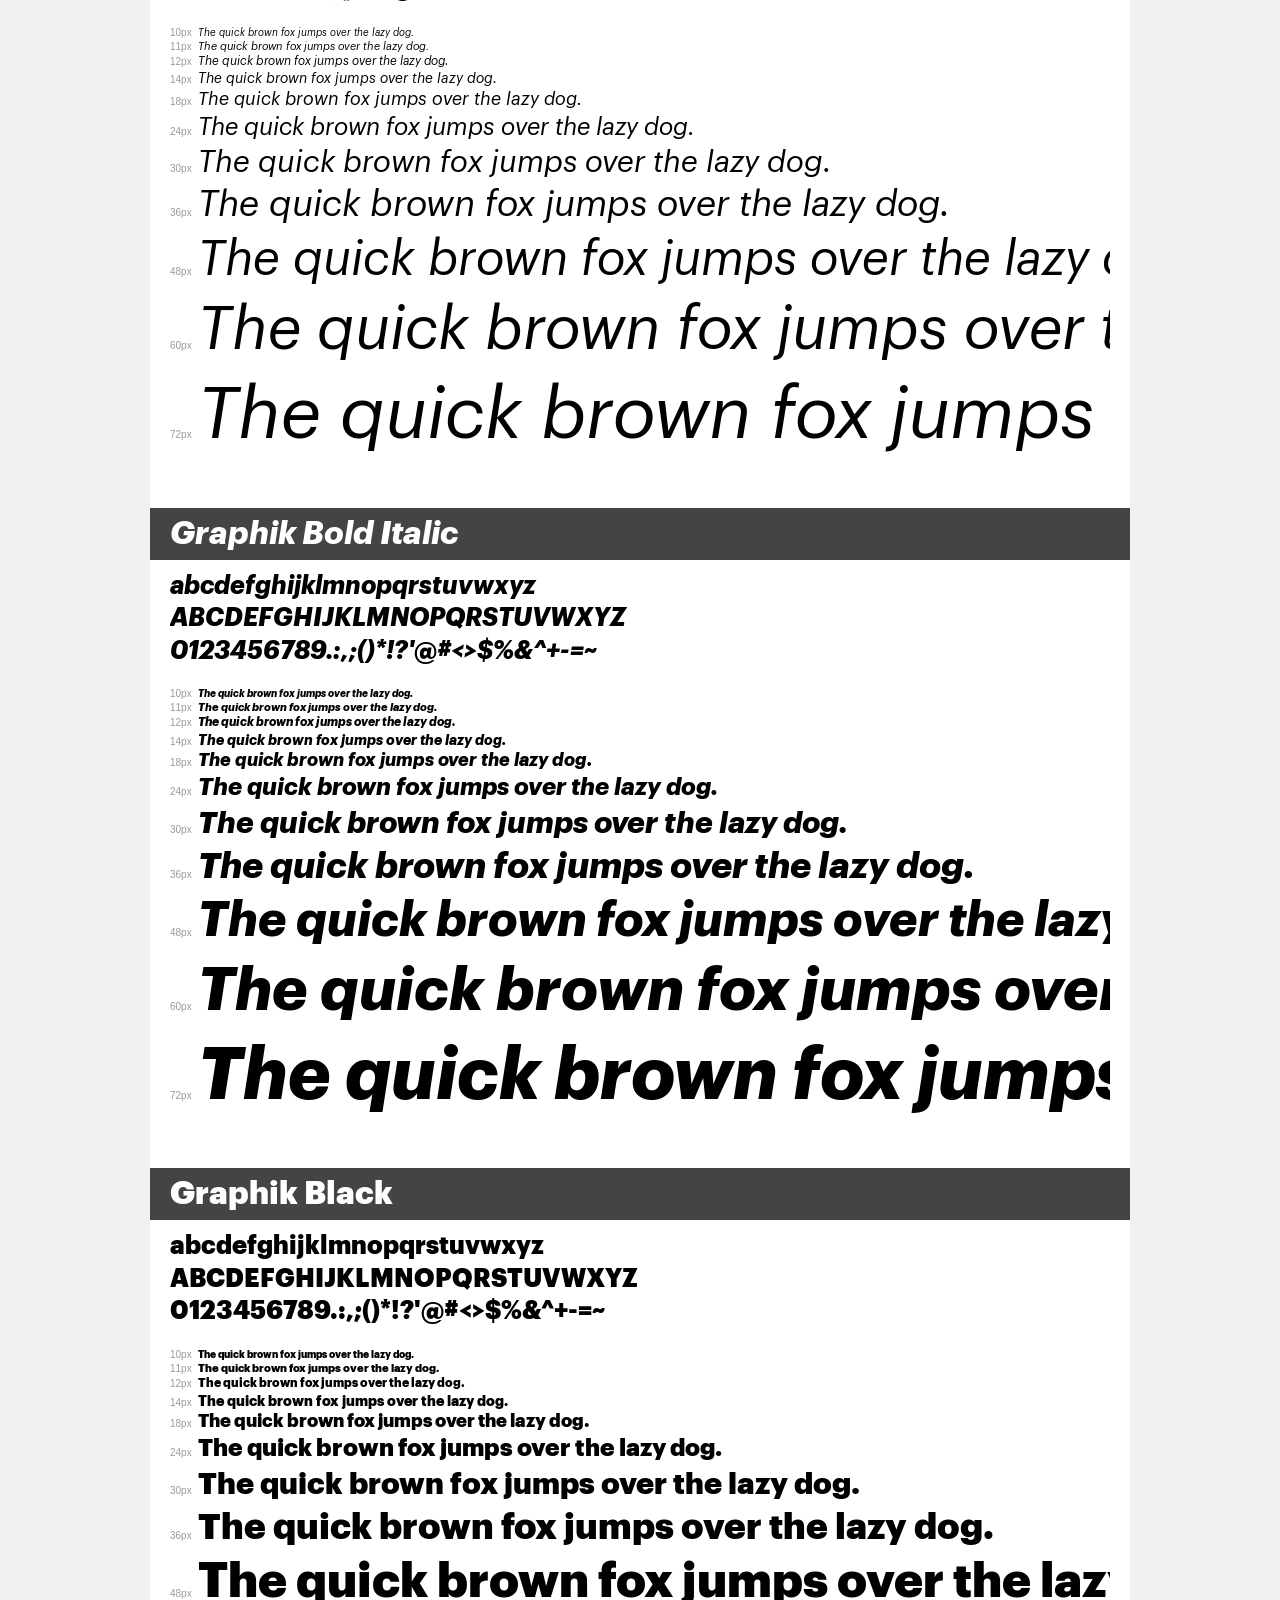
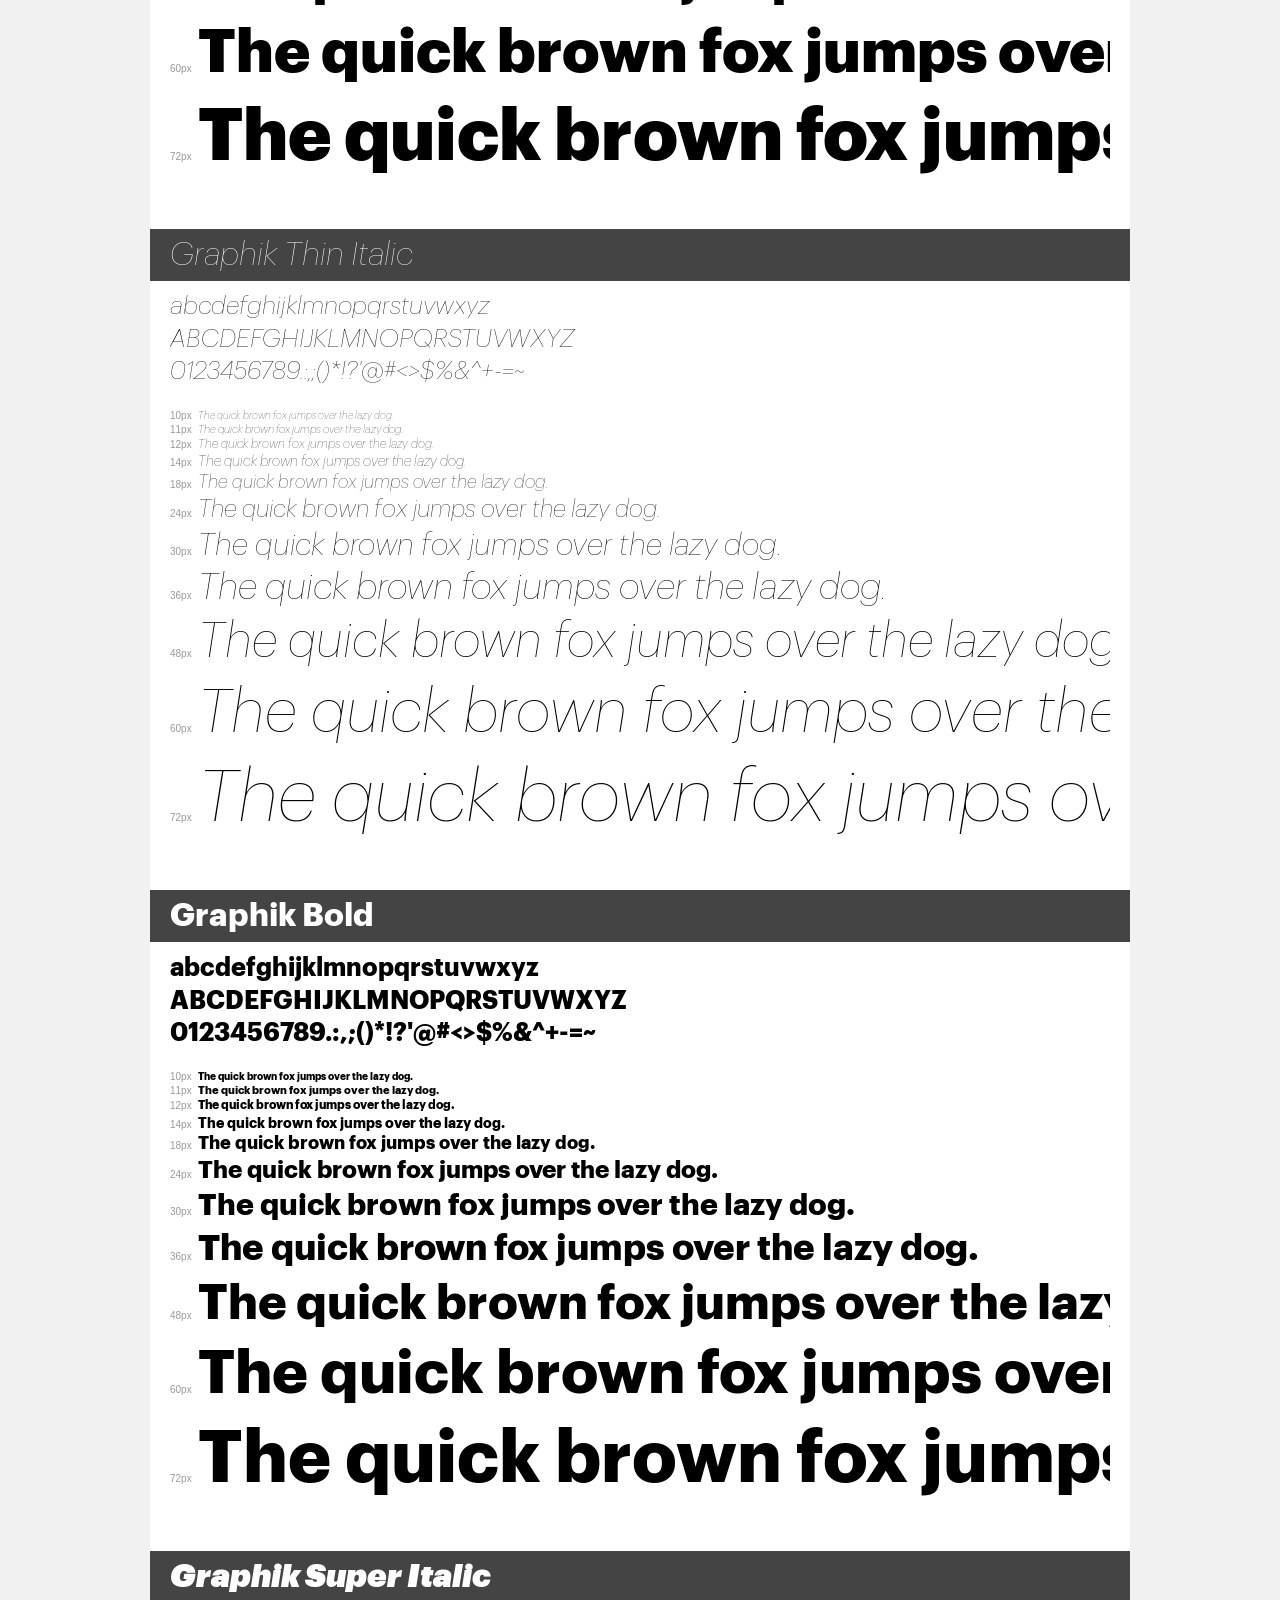
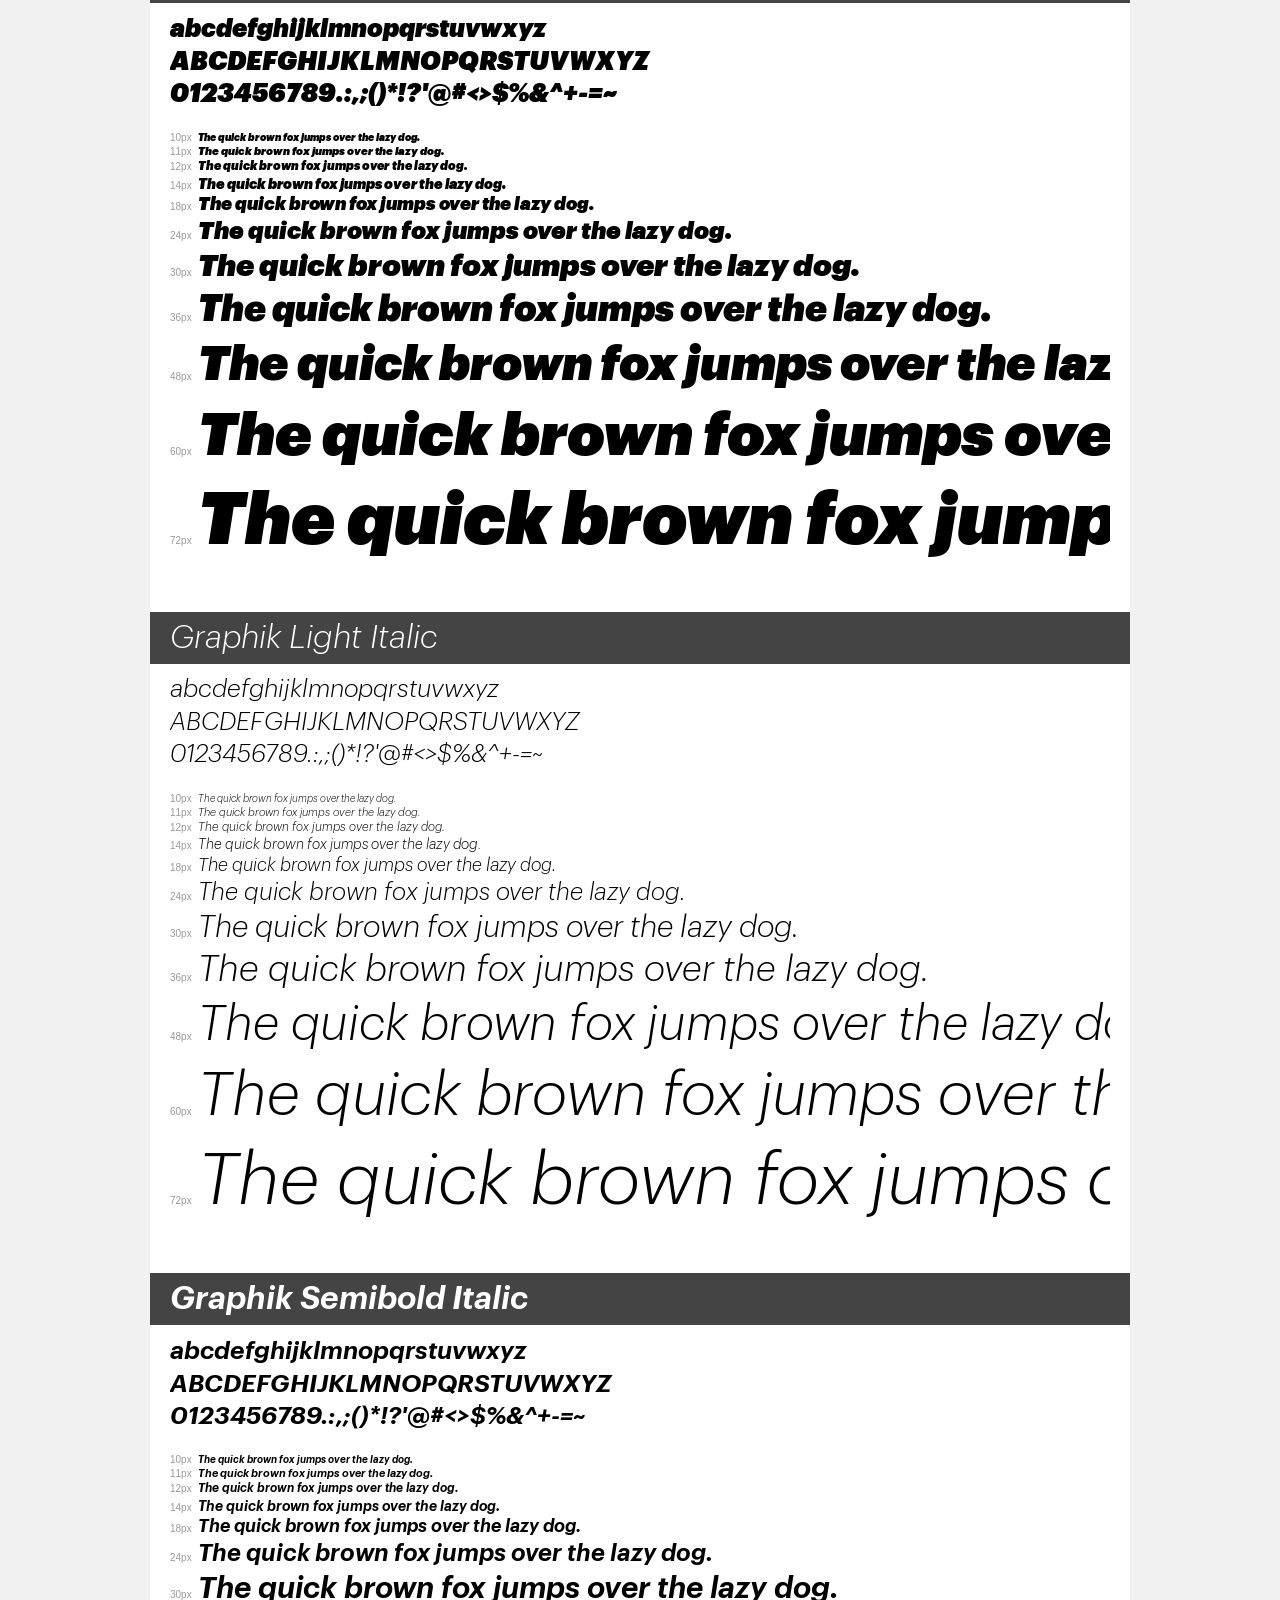
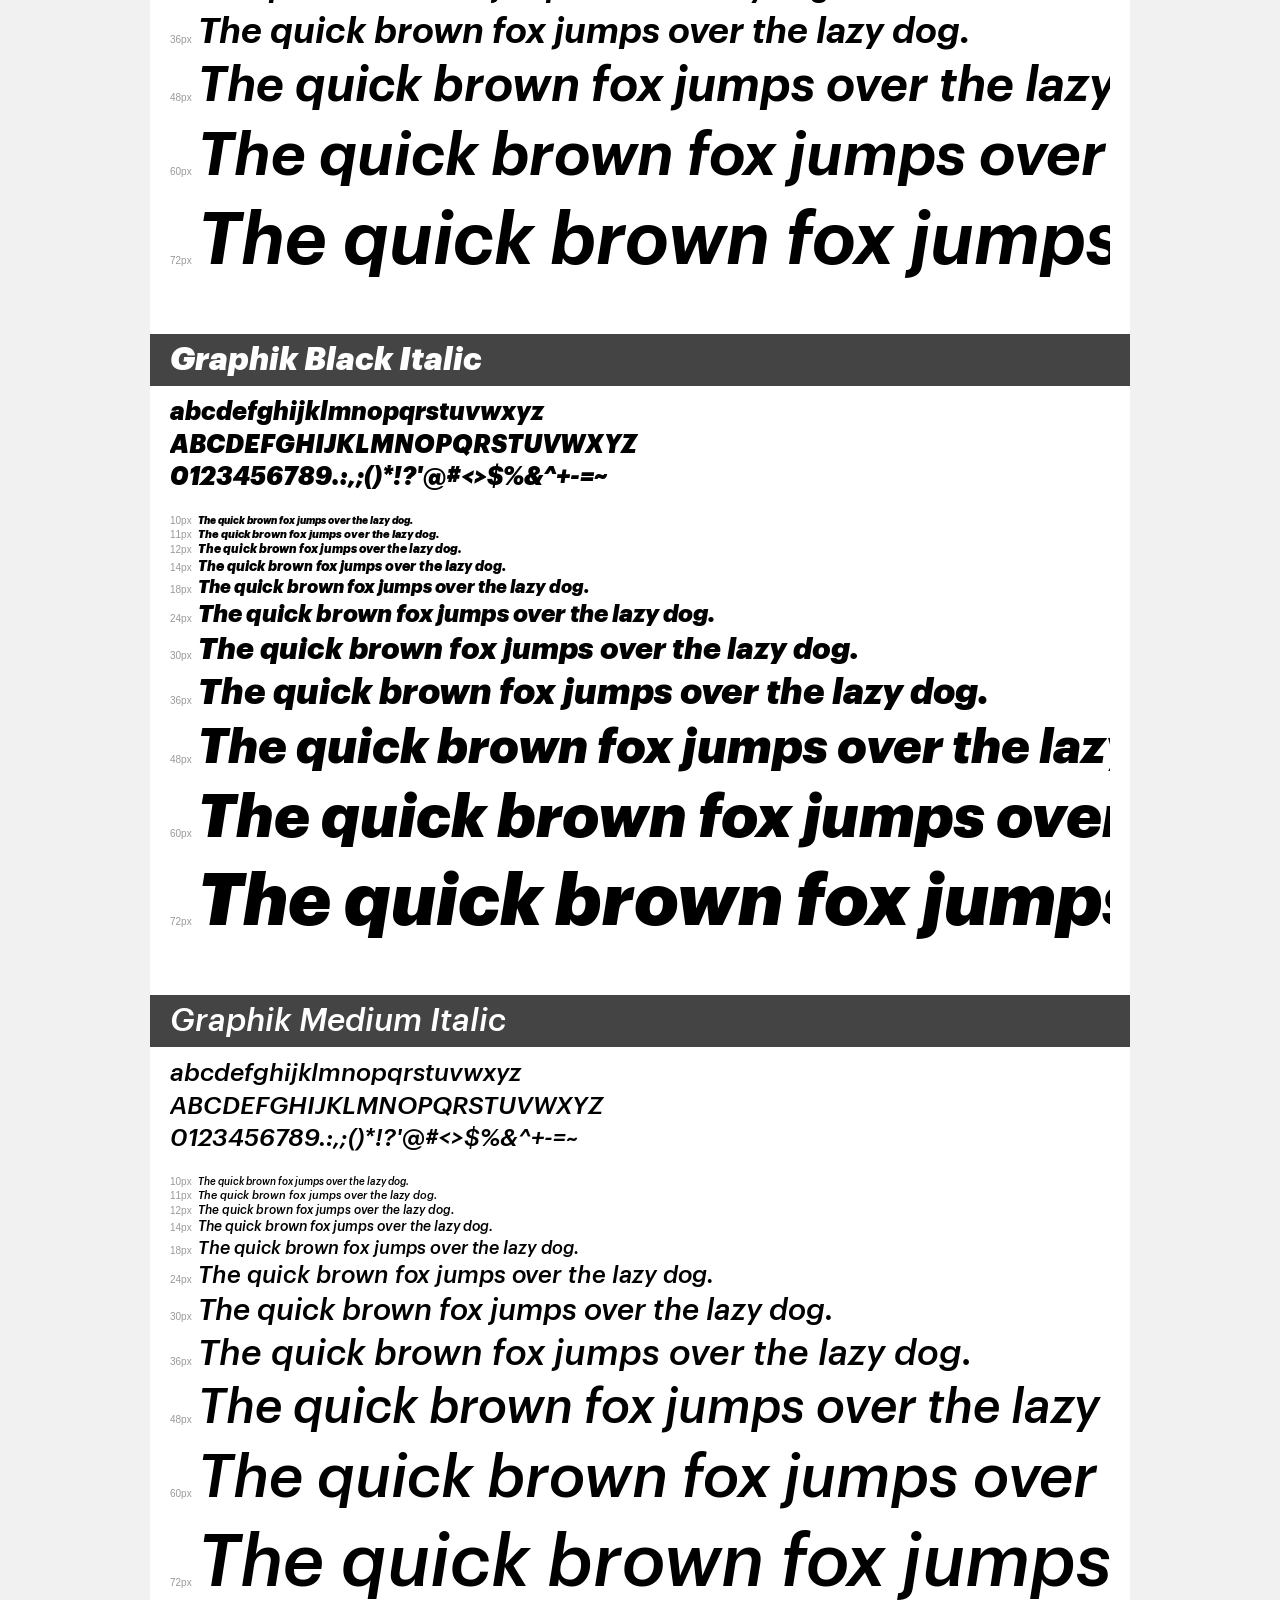
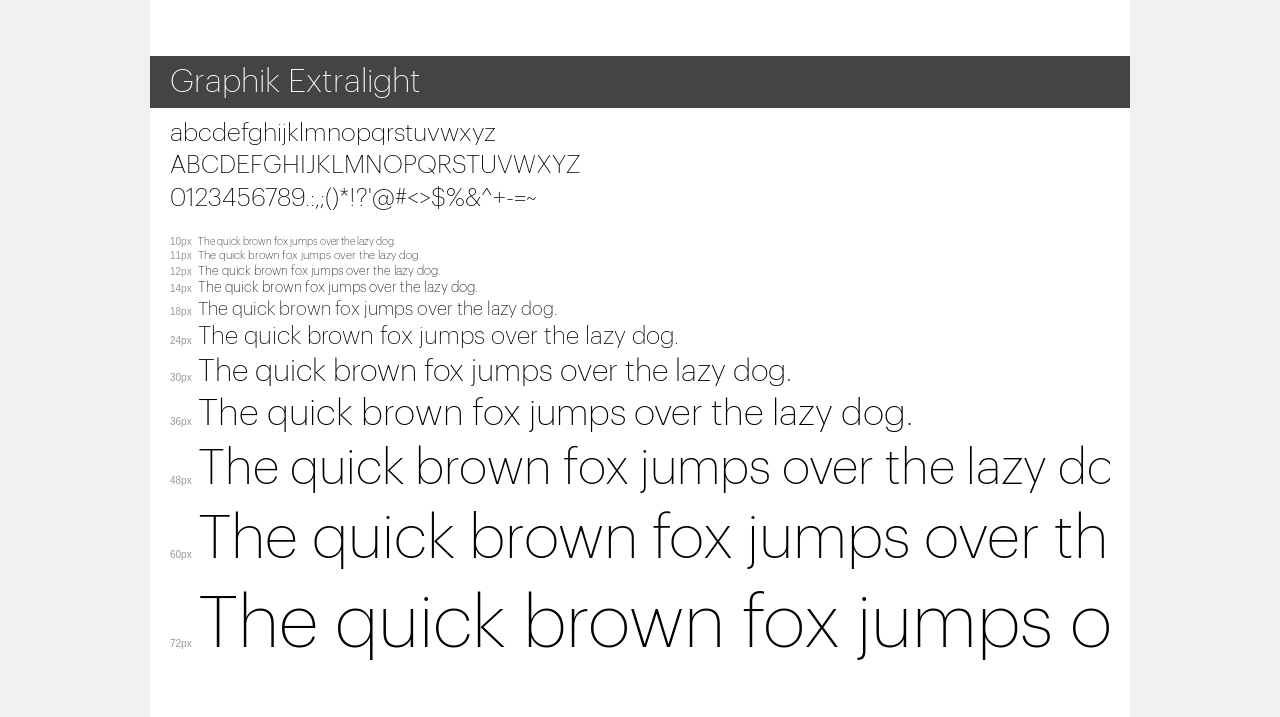
<file: font/graphik/demo.html>
<!DOCTYPE html>
<html>
<head>
	<meta charset="utf-8">
	<title>Transfonter demo</title>
	<link href="stylesheet.css" rel="stylesheet">
	<style>
		/*
		http://meyerweb.com/eric/tools/css/reset/
		v2.0 | 20110126
		License: none (public domain)
		*/
		html, body, div, span, applet, object, iframe,
		h1, h2, h3, h4, h5, h6, p, blockquote, pre,
		a, abbr, acronym, address, big, cite, code,
		del, dfn, em, img, ins, kbd, q, s, samp,
		small, strike, strong, sub, sup, tt, var,
		b, u, i, center,
		dl, dt, dd, ol, ul, li,
		fieldset, form, label, legend,
		table, caption, tbody, tfoot, thead, tr, th, td,
		article, aside, canvas, details, embed,
		figure, figcaption, footer, header, hgroup,
		menu, nav, output, ruby, section, summary,
		time, mark, audio, video {
			margin: 0;
			padding: 0;
			border: 0;
			font-size: 100%;
			font: inherit;
			vertical-align: baseline;
		}
		/* HTML5 display-role reset for older browsers */
		article, aside, details, figcaption, figure,
		footer, header, hgroup, menu, nav, section {
			display: block;
		}
		body {
			line-height: 1;
		}
		ol, ul {
			list-style: none;
		}
		blockquote, q {
			quotes: none;
		}
		blockquote:before, blockquote:after,
		q:before, q:after {
			content: '';
			content: none;
		}
		table {
			border-collapse: collapse;
			border-spacing: 0;
		}
		/* common styles */
		body {
			background: #f1f1f1;
			color: #000;
		}
		.page {
			background: #fff;
			width: 940px;
			margin: 0 auto;
			padding: 20px 20px 0 20px;
			overflow: hidden;
		}
		.font-container {
			overflow-x: auto;
			overflow-y: hidden;
			margin-bottom: 40px;
			line-height: 1.3;
			white-space: nowrap;
			padding-bottom: 5px;
		}
		h1 {
			position: relative;
			background: #444;
			font-size: 32px;
			color: #fff;
			padding: 10px 20px;
			margin: 0 -20px 10px -20px;
		}
		.letters {
			font-size: 25px;
			margin-bottom: 20px;
		}
		.s10:before {
			content: '10px';
		}
		.s11:before {
			content: '11px';
		}
		.s12:before {
			content: '12px';
		}
		.s14:before {
			content: '14px';
		}
		.s18:before {
			content: '18px';
		}
		.s24:before {
			content: '24px';
		}
		.s30:before {
			content: '30px';
		}
		.s36:before {
			content: '36px';
		}
		.s48:before {
			content: '48px';
		}
		.s60:before {
			content: '60px';
		}
		.s72:before {
			content: '72px';
		}
		.s10:before, .s11:before, .s12:before, .s14:before,
		.s18:before, .s24:before, .s30:before, .s36:before,
		.s48:before, .s60:before, .s72:before {
			font-family: Arial, sans-serif;
			font-size: 10px;
			font-weight: normal;
			font-style: normal;
			color: #999;
			padding-right: 6px;
		}
		/* fonts demo styles */
		.demo-0 {
			font-family: 'Graphik Super';
			font-weight: 900;
			font-style: normal;
		}
		.demo-1 {
			font-family: 'Graphik';
			font-weight: 600;
			font-style: normal;
		}
		.demo-2 {
			font-family: 'Graphik';
			font-weight: 300;
			font-style: normal;
		}
		.demo-3 {
			font-family: 'Graphik';
			font-weight: 100;
			font-style: normal;
		}
		.demo-4 {
			font-family: 'Graphik';
			font-weight: 200;
			font-style: italic;
		}
		.demo-5 {
			font-family: 'Graphik';
			font-weight: 500;
			font-style: normal;
		}
		.demo-6 {
			font-family: 'Graphik';
			font-weight: normal;
			font-style: normal;
		}
		.demo-7 {
			font-family: 'Graphik';
			font-weight: normal;
			font-style: italic;
		}
		.demo-8 {
			font-family: 'Graphik';
			font-weight: bold;
			font-style: italic;
		}
		.demo-9 {
			font-family: 'Graphik';
			font-weight: 900;
			font-style: normal;
		}
		.demo-10 {
			font-family: 'Graphik';
			font-weight: 100;
			font-style: italic;
		}
		.demo-11 {
			font-family: 'Graphik';
			font-weight: bold;
			font-style: normal;
		}
		.demo-12 {
			font-family: 'Graphik Super';
			font-weight: 900;
			font-style: italic;
		}
		.demo-13 {
			font-family: 'Graphik';
			font-weight: 300;
			font-style: italic;
		}
		.demo-14 {
			font-family: 'Graphik';
			font-weight: 600;
			font-style: italic;
		}
		.demo-15 {
			font-family: 'Graphik';
			font-weight: 900;
			font-style: italic;
		}
		.demo-16 {
			font-family: 'Graphik';
			font-weight: 500;
			font-style: italic;
		}
		.demo-17 {
			font-family: 'Graphik';
			font-weight: 200;
			font-style: normal;
		}
	</style>
</head>
<body>
<div class="page">
	<div class="demo-0">
		<h1>Graphik Super</h1>
		<div class="font-container">
			<p class="letters">
				abcdefghijklmnopqrstuvwxyz <br />
				ABCDEFGHIJKLMNOPQRSTUVWXYZ <br />				0123456789.:,;()*!?'@#<>$%&^+-=~
			</p>
			<p class="s10" style="font-size: 10px;">The quick brown fox jumps over the lazy dog.</p>
			<p class="s11" style="font-size: 11px;">The quick brown fox jumps over the lazy dog.</p>
			<p class="s12" style="font-size: 12px;">The quick brown fox jumps over the lazy dog.</p>
			<p class="s14" style="font-size: 14px;">The quick brown fox jumps over the lazy dog.</p>
			<p class="s18" style="font-size: 18px;">The quick brown fox jumps over the lazy dog.</p>
			<p class="s24" style="font-size: 24px;">The quick brown fox jumps over the lazy dog.</p>
			<p class="s30" style="font-size: 30px;">The quick brown fox jumps over the lazy dog.</p>
			<p class="s36" style="font-size: 36px;">The quick brown fox jumps over the lazy dog.</p>
			<p class="s48" style="font-size: 48px;">The quick brown fox jumps over the lazy dog.</p>
			<p class="s60" style="font-size: 60px;">The quick brown fox jumps over the lazy dog.</p>
			<p class="s72" style="font-size: 72px;">The quick brown fox jumps over the lazy dog.</p>
		</div>
	</div>
	<div class="demo-1">
		<h1>Graphik Semibold</h1>
		<div class="font-container">
			<p class="letters">
				abcdefghijklmnopqrstuvwxyz <br />
				ABCDEFGHIJKLMNOPQRSTUVWXYZ <br />				0123456789.:,;()*!?'@#<>$%&^+-=~
			</p>
			<p class="s10" style="font-size: 10px;">The quick brown fox jumps over the lazy dog.</p>
			<p class="s11" style="font-size: 11px;">The quick brown fox jumps over the lazy dog.</p>
			<p class="s12" style="font-size: 12px;">The quick brown fox jumps over the lazy dog.</p>
			<p class="s14" style="font-size: 14px;">The quick brown fox jumps over the lazy dog.</p>
			<p class="s18" style="font-size: 18px;">The quick brown fox jumps over the lazy dog.</p>
			<p class="s24" style="font-size: 24px;">The quick brown fox jumps over the lazy dog.</p>
			<p class="s30" style="font-size: 30px;">The quick brown fox jumps over the lazy dog.</p>
			<p class="s36" style="font-size: 36px;">The quick brown fox jumps over the lazy dog.</p>
			<p class="s48" style="font-size: 48px;">The quick brown fox jumps over the lazy dog.</p>
			<p class="s60" style="font-size: 60px;">The quick brown fox jumps over the lazy dog.</p>
			<p class="s72" style="font-size: 72px;">The quick brown fox jumps over the lazy dog.</p>
		</div>
	</div>
	<div class="demo-2">
		<h1>Graphik Light</h1>
		<div class="font-container">
			<p class="letters">
				abcdefghijklmnopqrstuvwxyz <br />
				ABCDEFGHIJKLMNOPQRSTUVWXYZ <br />				0123456789.:,;()*!?'@#<>$%&^+-=~
			</p>
			<p class="s10" style="font-size: 10px;">The quick brown fox jumps over the lazy dog.</p>
			<p class="s11" style="font-size: 11px;">The quick brown fox jumps over the lazy dog.</p>
			<p class="s12" style="font-size: 12px;">The quick brown fox jumps over the lazy dog.</p>
			<p class="s14" style="font-size: 14px;">The quick brown fox jumps over the lazy dog.</p>
			<p class="s18" style="font-size: 18px;">The quick brown fox jumps over the lazy dog.</p>
			<p class="s24" style="font-size: 24px;">The quick brown fox jumps over the lazy dog.</p>
			<p class="s30" style="font-size: 30px;">The quick brown fox jumps over the lazy dog.</p>
			<p class="s36" style="font-size: 36px;">The quick brown fox jumps over the lazy dog.</p>
			<p class="s48" style="font-size: 48px;">The quick brown fox jumps over the lazy dog.</p>
			<p class="s60" style="font-size: 60px;">The quick brown fox jumps over the lazy dog.</p>
			<p class="s72" style="font-size: 72px;">The quick brown fox jumps over the lazy dog.</p>
		</div>
	</div>
	<div class="demo-3">
		<h1>Graphik Thin</h1>
		<div class="font-container">
			<p class="letters">
				abcdefghijklmnopqrstuvwxyz <br />
				ABCDEFGHIJKLMNOPQRSTUVWXYZ <br />				0123456789.:,;()*!?'@#<>$%&^+-=~
			</p>
			<p class="s10" style="font-size: 10px;">The quick brown fox jumps over the lazy dog.</p>
			<p class="s11" style="font-size: 11px;">The quick brown fox jumps over the lazy dog.</p>
			<p class="s12" style="font-size: 12px;">The quick brown fox jumps over the lazy dog.</p>
			<p class="s14" style="font-size: 14px;">The quick brown fox jumps over the lazy dog.</p>
			<p class="s18" style="font-size: 18px;">The quick brown fox jumps over the lazy dog.</p>
			<p class="s24" style="font-size: 24px;">The quick brown fox jumps over the lazy dog.</p>
			<p class="s30" style="font-size: 30px;">The quick brown fox jumps over the lazy dog.</p>
			<p class="s36" style="font-size: 36px;">The quick brown fox jumps over the lazy dog.</p>
			<p class="s48" style="font-size: 48px;">The quick brown fox jumps over the lazy dog.</p>
			<p class="s60" style="font-size: 60px;">The quick brown fox jumps over the lazy dog.</p>
			<p class="s72" style="font-size: 72px;">The quick brown fox jumps over the lazy dog.</p>
		</div>
	</div>
	<div class="demo-4">
		<h1>Graphik Extralight Italic</h1>
		<div class="font-container">
			<p class="letters">
				abcdefghijklmnopqrstuvwxyz <br />
				ABCDEFGHIJKLMNOPQRSTUVWXYZ <br />				0123456789.:,;()*!?'@#<>$%&^+-=~
			</p>
			<p class="s10" style="font-size: 10px;">The quick brown fox jumps over the lazy dog.</p>
			<p class="s11" style="font-size: 11px;">The quick brown fox jumps over the lazy dog.</p>
			<p class="s12" style="font-size: 12px;">The quick brown fox jumps over the lazy dog.</p>
			<p class="s14" style="font-size: 14px;">The quick brown fox jumps over the lazy dog.</p>
			<p class="s18" style="font-size: 18px;">The quick brown fox jumps over the lazy dog.</p>
			<p class="s24" style="font-size: 24px;">The quick brown fox jumps over the lazy dog.</p>
			<p class="s30" style="font-size: 30px;">The quick brown fox jumps over the lazy dog.</p>
			<p class="s36" style="font-size: 36px;">The quick brown fox jumps over the lazy dog.</p>
			<p class="s48" style="font-size: 48px;">The quick brown fox jumps over the lazy dog.</p>
			<p class="s60" style="font-size: 60px;">The quick brown fox jumps over the lazy dog.</p>
			<p class="s72" style="font-size: 72px;">The quick brown fox jumps over the lazy dog.</p>
		</div>
	</div>
	<div class="demo-5">
		<h1>Graphik Medium</h1>
		<div class="font-container">
			<p class="letters">
				abcdefghijklmnopqrstuvwxyz <br />
				ABCDEFGHIJKLMNOPQRSTUVWXYZ <br />				0123456789.:,;()*!?'@#<>$%&^+-=~
			</p>
			<p class="s10" style="font-size: 10px;">The quick brown fox jumps over the lazy dog.</p>
			<p class="s11" style="font-size: 11px;">The quick brown fox jumps over the lazy dog.</p>
			<p class="s12" style="font-size: 12px;">The quick brown fox jumps over the lazy dog.</p>
			<p class="s14" style="font-size: 14px;">The quick brown fox jumps over the lazy dog.</p>
			<p class="s18" style="font-size: 18px;">The quick brown fox jumps over the lazy dog.</p>
			<p class="s24" style="font-size: 24px;">The quick brown fox jumps over the lazy dog.</p>
			<p class="s30" style="font-size: 30px;">The quick brown fox jumps over the lazy dog.</p>
			<p class="s36" style="font-size: 36px;">The quick brown fox jumps over the lazy dog.</p>
			<p class="s48" style="font-size: 48px;">The quick brown fox jumps over the lazy dog.</p>
			<p class="s60" style="font-size: 60px;">The quick brown fox jumps over the lazy dog.</p>
			<p class="s72" style="font-size: 72px;">The quick brown fox jumps over the lazy dog.</p>
		</div>
	</div>
	<div class="demo-6">
		<h1>Graphik Regular</h1>
		<div class="font-container">
			<p class="letters">
				abcdefghijklmnopqrstuvwxyz <br />
				ABCDEFGHIJKLMNOPQRSTUVWXYZ <br />				0123456789.:,;()*!?'@#<>$%&^+-=~
			</p>
			<p class="s10" style="font-size: 10px;">The quick brown fox jumps over the lazy dog.</p>
			<p class="s11" style="font-size: 11px;">The quick brown fox jumps over the lazy dog.</p>
			<p class="s12" style="font-size: 12px;">The quick brown fox jumps over the lazy dog.</p>
			<p class="s14" style="font-size: 14px;">The quick brown fox jumps over the lazy dog.</p>
			<p class="s18" style="font-size: 18px;">The quick brown fox jumps over the lazy dog.</p>
			<p class="s24" style="font-size: 24px;">The quick brown fox jumps over the lazy dog.</p>
			<p class="s30" style="font-size: 30px;">The quick brown fox jumps over the lazy dog.</p>
			<p class="s36" style="font-size: 36px;">The quick brown fox jumps over the lazy dog.</p>
			<p class="s48" style="font-size: 48px;">The quick brown fox jumps over the lazy dog.</p>
			<p class="s60" style="font-size: 60px;">The quick brown fox jumps over the lazy dog.</p>
			<p class="s72" style="font-size: 72px;">The quick brown fox jumps over the lazy dog.</p>
		</div>
	</div>
	<div class="demo-7">
		<h1>Graphik Regular Italic</h1>
		<div class="font-container">
			<p class="letters">
				abcdefghijklmnopqrstuvwxyz <br />
				ABCDEFGHIJKLMNOPQRSTUVWXYZ <br />				0123456789.:,;()*!?'@#<>$%&^+-=~
			</p>
			<p class="s10" style="font-size: 10px;">The quick brown fox jumps over the lazy dog.</p>
			<p class="s11" style="font-size: 11px;">The quick brown fox jumps over the lazy dog.</p>
			<p class="s12" style="font-size: 12px;">The quick brown fox jumps over the lazy dog.</p>
			<p class="s14" style="font-size: 14px;">The quick brown fox jumps over the lazy dog.</p>
			<p class="s18" style="font-size: 18px;">The quick brown fox jumps over the lazy dog.</p>
			<p class="s24" style="font-size: 24px;">The quick brown fox jumps over the lazy dog.</p>
			<p class="s30" style="font-size: 30px;">The quick brown fox jumps over the lazy dog.</p>
			<p class="s36" style="font-size: 36px;">The quick brown fox jumps over the lazy dog.</p>
			<p class="s48" style="font-size: 48px;">The quick brown fox jumps over the lazy dog.</p>
			<p class="s60" style="font-size: 60px;">The quick brown fox jumps over the lazy dog.</p>
			<p class="s72" style="font-size: 72px;">The quick brown fox jumps over the lazy dog.</p>
		</div>
	</div>
	<div class="demo-8">
		<h1>Graphik Bold Italic</h1>
		<div class="font-container">
			<p class="letters">
				abcdefghijklmnopqrstuvwxyz <br />
				ABCDEFGHIJKLMNOPQRSTUVWXYZ <br />				0123456789.:,;()*!?'@#<>$%&^+-=~
			</p>
			<p class="s10" style="font-size: 10px;">The quick brown fox jumps over the lazy dog.</p>
			<p class="s11" style="font-size: 11px;">The quick brown fox jumps over the lazy dog.</p>
			<p class="s12" style="font-size: 12px;">The quick brown fox jumps over the lazy dog.</p>
			<p class="s14" style="font-size: 14px;">The quick brown fox jumps over the lazy dog.</p>
			<p class="s18" style="font-size: 18px;">The quick brown fox jumps over the lazy dog.</p>
			<p class="s24" style="font-size: 24px;">The quick brown fox jumps over the lazy dog.</p>
			<p class="s30" style="font-size: 30px;">The quick brown fox jumps over the lazy dog.</p>
			<p class="s36" style="font-size: 36px;">The quick brown fox jumps over the lazy dog.</p>
			<p class="s48" style="font-size: 48px;">The quick brown fox jumps over the lazy dog.</p>
			<p class="s60" style="font-size: 60px;">The quick brown fox jumps over the lazy dog.</p>
			<p class="s72" style="font-size: 72px;">The quick brown fox jumps over the lazy dog.</p>
		</div>
	</div>
	<div class="demo-9">
		<h1>Graphik Black</h1>
		<div class="font-container">
			<p class="letters">
				abcdefghijklmnopqrstuvwxyz <br />
				ABCDEFGHIJKLMNOPQRSTUVWXYZ <br />				0123456789.:,;()*!?'@#<>$%&^+-=~
			</p>
			<p class="s10" style="font-size: 10px;">The quick brown fox jumps over the lazy dog.</p>
			<p class="s11" style="font-size: 11px;">The quick brown fox jumps over the lazy dog.</p>
			<p class="s12" style="font-size: 12px;">The quick brown fox jumps over the lazy dog.</p>
			<p class="s14" style="font-size: 14px;">The quick brown fox jumps over the lazy dog.</p>
			<p class="s18" style="font-size: 18px;">The quick brown fox jumps over the lazy dog.</p>
			<p class="s24" style="font-size: 24px;">The quick brown fox jumps over the lazy dog.</p>
			<p class="s30" style="font-size: 30px;">The quick brown fox jumps over the lazy dog.</p>
			<p class="s36" style="font-size: 36px;">The quick brown fox jumps over the lazy dog.</p>
			<p class="s48" style="font-size: 48px;">The quick brown fox jumps over the lazy dog.</p>
			<p class="s60" style="font-size: 60px;">The quick brown fox jumps over the lazy dog.</p>
			<p class="s72" style="font-size: 72px;">The quick brown fox jumps over the lazy dog.</p>
		</div>
	</div>
	<div class="demo-10">
		<h1>Graphik Thin Italic</h1>
		<div class="font-container">
			<p class="letters">
				abcdefghijklmnopqrstuvwxyz <br />
				ABCDEFGHIJKLMNOPQRSTUVWXYZ <br />				0123456789.:,;()*!?'@#<>$%&^+-=~
			</p>
			<p class="s10" style="font-size: 10px;">The quick brown fox jumps over the lazy dog.</p>
			<p class="s11" style="font-size: 11px;">The quick brown fox jumps over the lazy dog.</p>
			<p class="s12" style="font-size: 12px;">The quick brown fox jumps over the lazy dog.</p>
			<p class="s14" style="font-size: 14px;">The quick brown fox jumps over the lazy dog.</p>
			<p class="s18" style="font-size: 18px;">The quick brown fox jumps over the lazy dog.</p>
			<p class="s24" style="font-size: 24px;">The quick brown fox jumps over the lazy dog.</p>
			<p class="s30" style="font-size: 30px;">The quick brown fox jumps over the lazy dog.</p>
			<p class="s36" style="font-size: 36px;">The quick brown fox jumps over the lazy dog.</p>
			<p class="s48" style="font-size: 48px;">The quick brown fox jumps over the lazy dog.</p>
			<p class="s60" style="font-size: 60px;">The quick brown fox jumps over the lazy dog.</p>
			<p class="s72" style="font-size: 72px;">The quick brown fox jumps over the lazy dog.</p>
		</div>
	</div>
	<div class="demo-11">
		<h1>Graphik Bold</h1>
		<div class="font-container">
			<p class="letters">
				abcdefghijklmnopqrstuvwxyz <br />
				ABCDEFGHIJKLMNOPQRSTUVWXYZ <br />				0123456789.:,;()*!?'@#<>$%&^+-=~
			</p>
			<p class="s10" style="font-size: 10px;">The quick brown fox jumps over the lazy dog.</p>
			<p class="s11" style="font-size: 11px;">The quick brown fox jumps over the lazy dog.</p>
			<p class="s12" style="font-size: 12px;">The quick brown fox jumps over the lazy dog.</p>
			<p class="s14" style="font-size: 14px;">The quick brown fox jumps over the lazy dog.</p>
			<p class="s18" style="font-size: 18px;">The quick brown fox jumps over the lazy dog.</p>
			<p class="s24" style="font-size: 24px;">The quick brown fox jumps over the lazy dog.</p>
			<p class="s30" style="font-size: 30px;">The quick brown fox jumps over the lazy dog.</p>
			<p class="s36" style="font-size: 36px;">The quick brown fox jumps over the lazy dog.</p>
			<p class="s48" style="font-size: 48px;">The quick brown fox jumps over the lazy dog.</p>
			<p class="s60" style="font-size: 60px;">The quick brown fox jumps over the lazy dog.</p>
			<p class="s72" style="font-size: 72px;">The quick brown fox jumps over the lazy dog.</p>
		</div>
	</div>
	<div class="demo-12">
		<h1>Graphik Super Italic</h1>
		<div class="font-container">
			<p class="letters">
				abcdefghijklmnopqrstuvwxyz <br />
				ABCDEFGHIJKLMNOPQRSTUVWXYZ <br />				0123456789.:,;()*!?'@#<>$%&^+-=~
			</p>
			<p class="s10" style="font-size: 10px;">The quick brown fox jumps over the lazy dog.</p>
			<p class="s11" style="font-size: 11px;">The quick brown fox jumps over the lazy dog.</p>
			<p class="s12" style="font-size: 12px;">The quick brown fox jumps over the lazy dog.</p>
			<p class="s14" style="font-size: 14px;">The quick brown fox jumps over the lazy dog.</p>
			<p class="s18" style="font-size: 18px;">The quick brown fox jumps over the lazy dog.</p>
			<p class="s24" style="font-size: 24px;">The quick brown fox jumps over the lazy dog.</p>
			<p class="s30" style="font-size: 30px;">The quick brown fox jumps over the lazy dog.</p>
			<p class="s36" style="font-size: 36px;">The quick brown fox jumps over the lazy dog.</p>
			<p class="s48" style="font-size: 48px;">The quick brown fox jumps over the lazy dog.</p>
			<p class="s60" style="font-size: 60px;">The quick brown fox jumps over the lazy dog.</p>
			<p class="s72" style="font-size: 72px;">The quick brown fox jumps over the lazy dog.</p>
		</div>
	</div>
	<div class="demo-13">
		<h1>Graphik Light Italic</h1>
		<div class="font-container">
			<p class="letters">
				abcdefghijklmnopqrstuvwxyz <br />
				ABCDEFGHIJKLMNOPQRSTUVWXYZ <br />				0123456789.:,;()*!?'@#<>$%&^+-=~
			</p>
			<p class="s10" style="font-size: 10px;">The quick brown fox jumps over the lazy dog.</p>
			<p class="s11" style="font-size: 11px;">The quick brown fox jumps over the lazy dog.</p>
			<p class="s12" style="font-size: 12px;">The quick brown fox jumps over the lazy dog.</p>
			<p class="s14" style="font-size: 14px;">The quick brown fox jumps over the lazy dog.</p>
			<p class="s18" style="font-size: 18px;">The quick brown fox jumps over the lazy dog.</p>
			<p class="s24" style="font-size: 24px;">The quick brown fox jumps over the lazy dog.</p>
			<p class="s30" style="font-size: 30px;">The quick brown fox jumps over the lazy dog.</p>
			<p class="s36" style="font-size: 36px;">The quick brown fox jumps over the lazy dog.</p>
			<p class="s48" style="font-size: 48px;">The quick brown fox jumps over the lazy dog.</p>
			<p class="s60" style="font-size: 60px;">The quick brown fox jumps over the lazy dog.</p>
			<p class="s72" style="font-size: 72px;">The quick brown fox jumps over the lazy dog.</p>
		</div>
	</div>
	<div class="demo-14">
		<h1>Graphik Semibold Italic</h1>
		<div class="font-container">
			<p class="letters">
				abcdefghijklmnopqrstuvwxyz <br />
				ABCDEFGHIJKLMNOPQRSTUVWXYZ <br />				0123456789.:,;()*!?'@#<>$%&^+-=~
			</p>
			<p class="s10" style="font-size: 10px;">The quick brown fox jumps over the lazy dog.</p>
			<p class="s11" style="font-size: 11px;">The quick brown fox jumps over the lazy dog.</p>
			<p class="s12" style="font-size: 12px;">The quick brown fox jumps over the lazy dog.</p>
			<p class="s14" style="font-size: 14px;">The quick brown fox jumps over the lazy dog.</p>
			<p class="s18" style="font-size: 18px;">The quick brown fox jumps over the lazy dog.</p>
			<p class="s24" style="font-size: 24px;">The quick brown fox jumps over the lazy dog.</p>
			<p class="s30" style="font-size: 30px;">The quick brown fox jumps over the lazy dog.</p>
			<p class="s36" style="font-size: 36px;">The quick brown fox jumps over the lazy dog.</p>
			<p class="s48" style="font-size: 48px;">The quick brown fox jumps over the lazy dog.</p>
			<p class="s60" style="font-size: 60px;">The quick brown fox jumps over the lazy dog.</p>
			<p class="s72" style="font-size: 72px;">The quick brown fox jumps over the lazy dog.</p>
		</div>
	</div>
	<div class="demo-15">
		<h1>Graphik Black Italic</h1>
		<div class="font-container">
			<p class="letters">
				abcdefghijklmnopqrstuvwxyz <br />
				ABCDEFGHIJKLMNOPQRSTUVWXYZ <br />				0123456789.:,;()*!?'@#<>$%&^+-=~
			</p>
			<p class="s10" style="font-size: 10px;">The quick brown fox jumps over the lazy dog.</p>
			<p class="s11" style="font-size: 11px;">The quick brown fox jumps over the lazy dog.</p>
			<p class="s12" style="font-size: 12px;">The quick brown fox jumps over the lazy dog.</p>
			<p class="s14" style="font-size: 14px;">The quick brown fox jumps over the lazy dog.</p>
			<p class="s18" style="font-size: 18px;">The quick brown fox jumps over the lazy dog.</p>
			<p class="s24" style="font-size: 24px;">The quick brown fox jumps over the lazy dog.</p>
			<p class="s30" style="font-size: 30px;">The quick brown fox jumps over the lazy dog.</p>
			<p class="s36" style="font-size: 36px;">The quick brown fox jumps over the lazy dog.</p>
			<p class="s48" style="font-size: 48px;">The quick brown fox jumps over the lazy dog.</p>
			<p class="s60" style="font-size: 60px;">The quick brown fox jumps over the lazy dog.</p>
			<p class="s72" style="font-size: 72px;">The quick brown fox jumps over the lazy dog.</p>
		</div>
	</div>
	<div class="demo-16">
		<h1>Graphik Medium Italic</h1>
		<div class="font-container">
			<p class="letters">
				abcdefghijklmnopqrstuvwxyz <br />
				ABCDEFGHIJKLMNOPQRSTUVWXYZ <br />				0123456789.:,;()*!?'@#<>$%&^+-=~
			</p>
			<p class="s10" style="font-size: 10px;">The quick brown fox jumps over the lazy dog.</p>
			<p class="s11" style="font-size: 11px;">The quick brown fox jumps over the lazy dog.</p>
			<p class="s12" style="font-size: 12px;">The quick brown fox jumps over the lazy dog.</p>
			<p class="s14" style="font-size: 14px;">The quick brown fox jumps over the lazy dog.</p>
			<p class="s18" style="font-size: 18px;">The quick brown fox jumps over the lazy dog.</p>
			<p class="s24" style="font-size: 24px;">The quick brown fox jumps over the lazy dog.</p>
			<p class="s30" style="font-size: 30px;">The quick brown fox jumps over the lazy dog.</p>
			<p class="s36" style="font-size: 36px;">The quick brown fox jumps over the lazy dog.</p>
			<p class="s48" style="font-size: 48px;">The quick brown fox jumps over the lazy dog.</p>
			<p class="s60" style="font-size: 60px;">The quick brown fox jumps over the lazy dog.</p>
			<p class="s72" style="font-size: 72px;">The quick brown fox jumps over the lazy dog.</p>
		</div>
	</div>
	<div class="demo-17">
		<h1>Graphik Extralight</h1>
		<div class="font-container">
			<p class="letters">
				abcdefghijklmnopqrstuvwxyz <br />
				ABCDEFGHIJKLMNOPQRSTUVWXYZ <br />				0123456789.:,;()*!?'@#<>$%&^+-=~
			</p>
			<p class="s10" style="font-size: 10px;">The quick brown fox jumps over the lazy dog.</p>
			<p class="s11" style="font-size: 11px;">The quick brown fox jumps over the lazy dog.</p>
			<p class="s12" style="font-size: 12px;">The quick brown fox jumps over the lazy dog.</p>
			<p class="s14" style="font-size: 14px;">The quick brown fox jumps over the lazy dog.</p>
			<p class="s18" style="font-size: 18px;">The quick brown fox jumps over the lazy dog.</p>
			<p class="s24" style="font-size: 24px;">The quick brown fox jumps over the lazy dog.</p>
			<p class="s30" style="font-size: 30px;">The quick brown fox jumps over the lazy dog.</p>
			<p class="s36" style="font-size: 36px;">The quick brown fox jumps over the lazy dog.</p>
			<p class="s48" style="font-size: 48px;">The quick brown fox jumps over the lazy dog.</p>
			<p class="s60" style="font-size: 60px;">The quick brown fox jumps over the lazy dog.</p>
			<p class="s72" style="font-size: 72px;">The quick brown fox jumps over the lazy dog.</p>
		</div>
	</div>
</div>
</body>
</html>
</file>
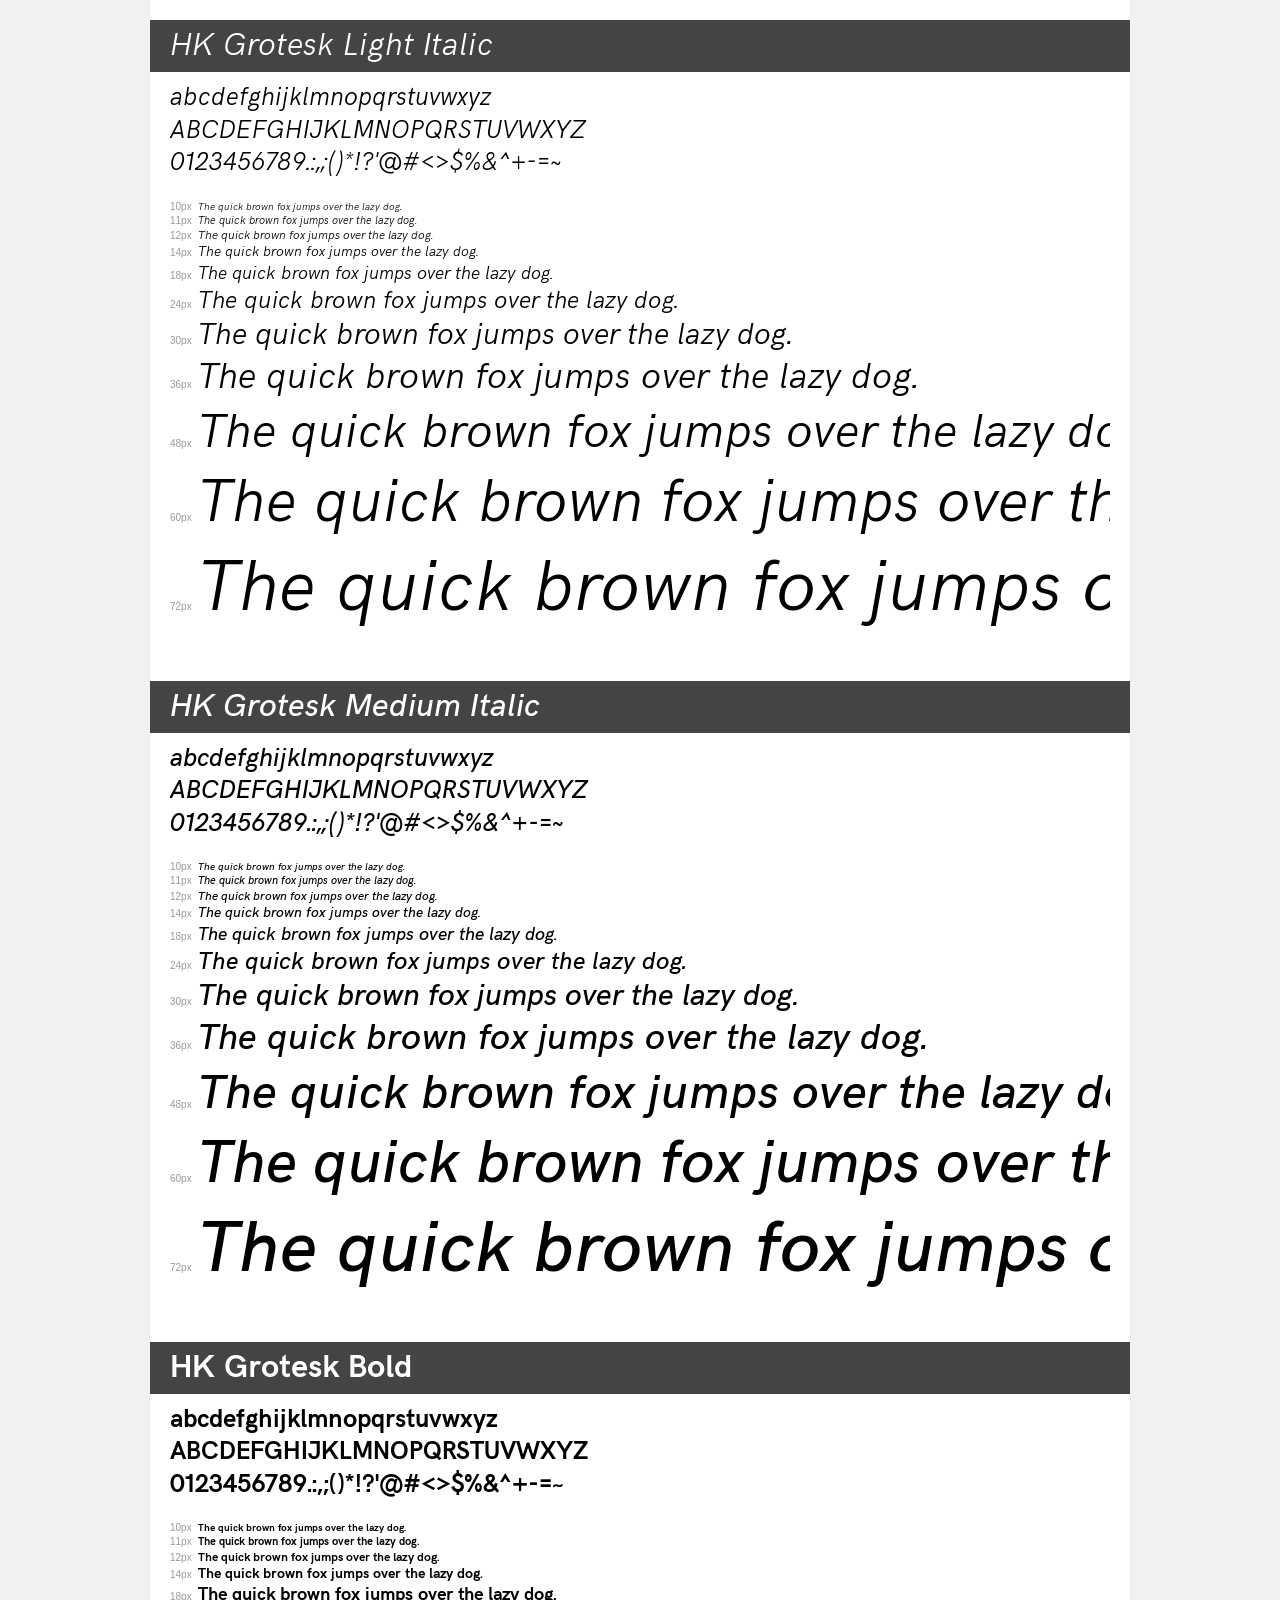
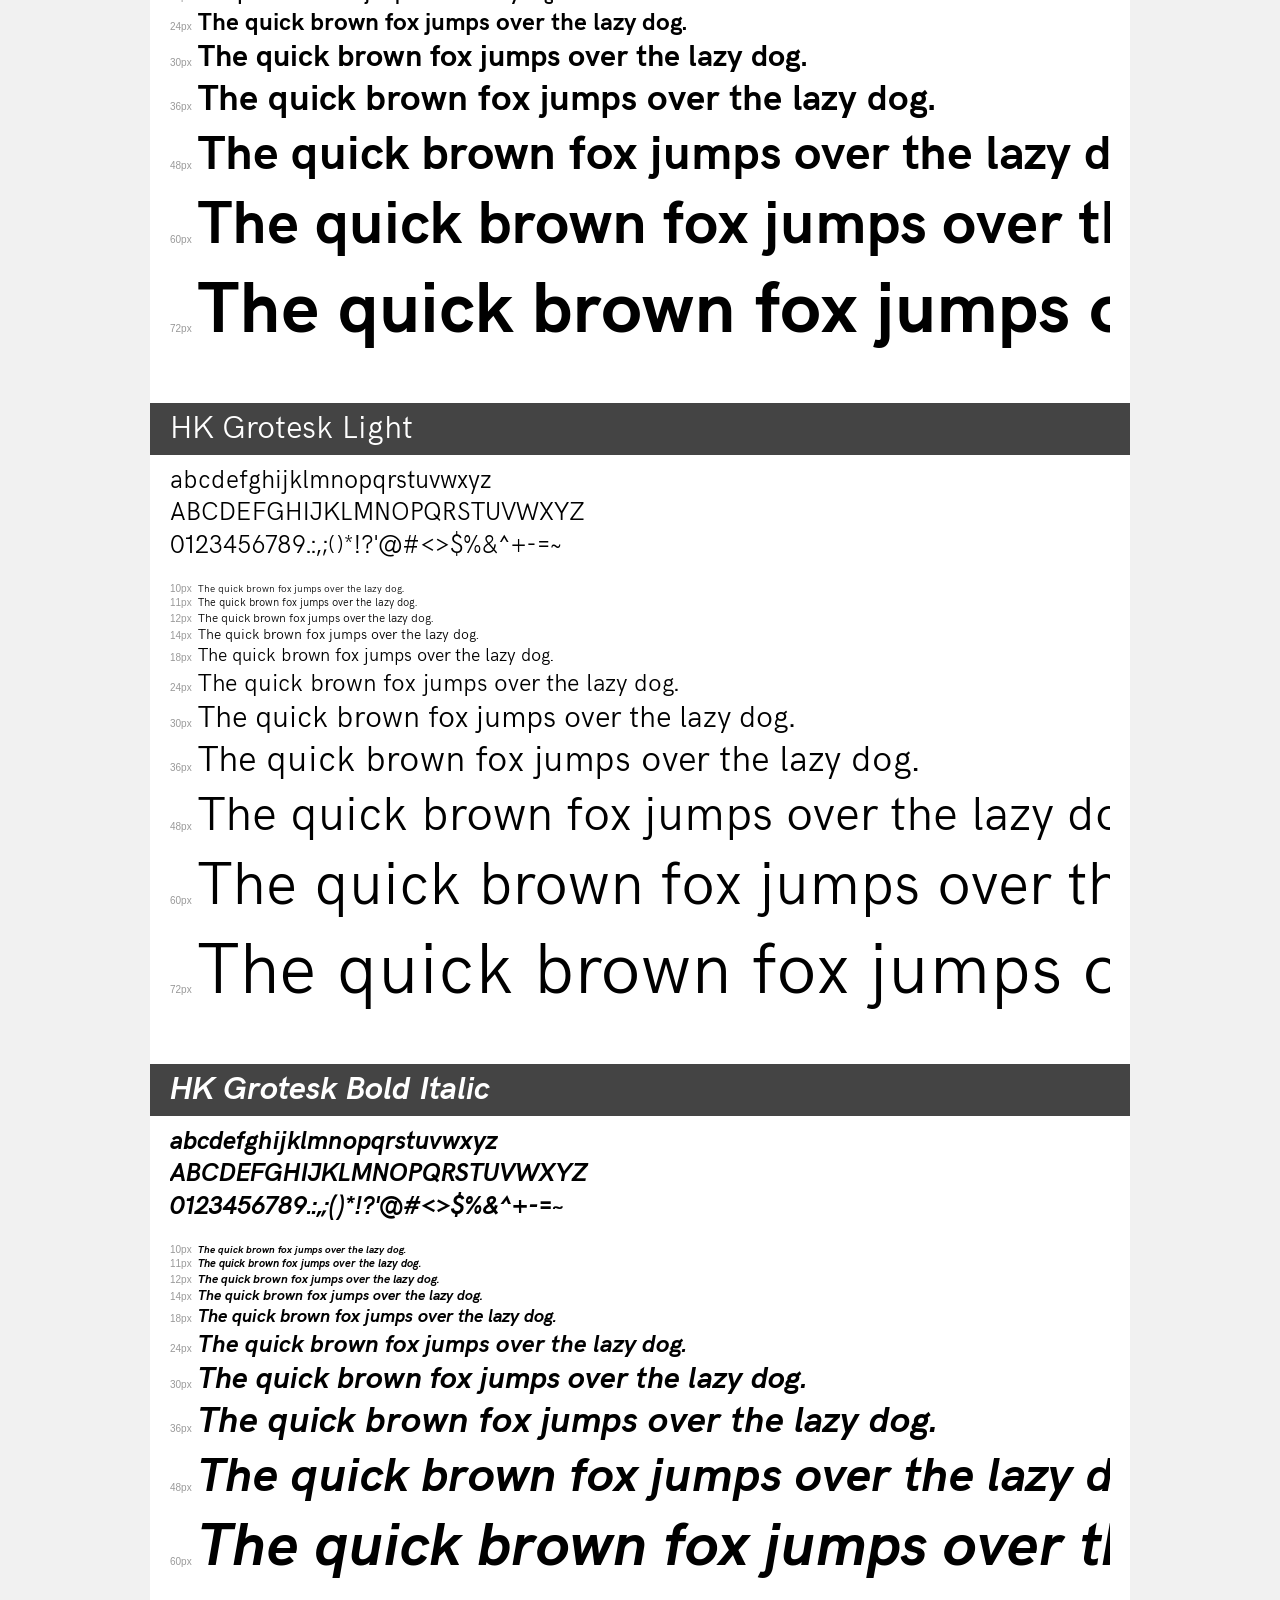
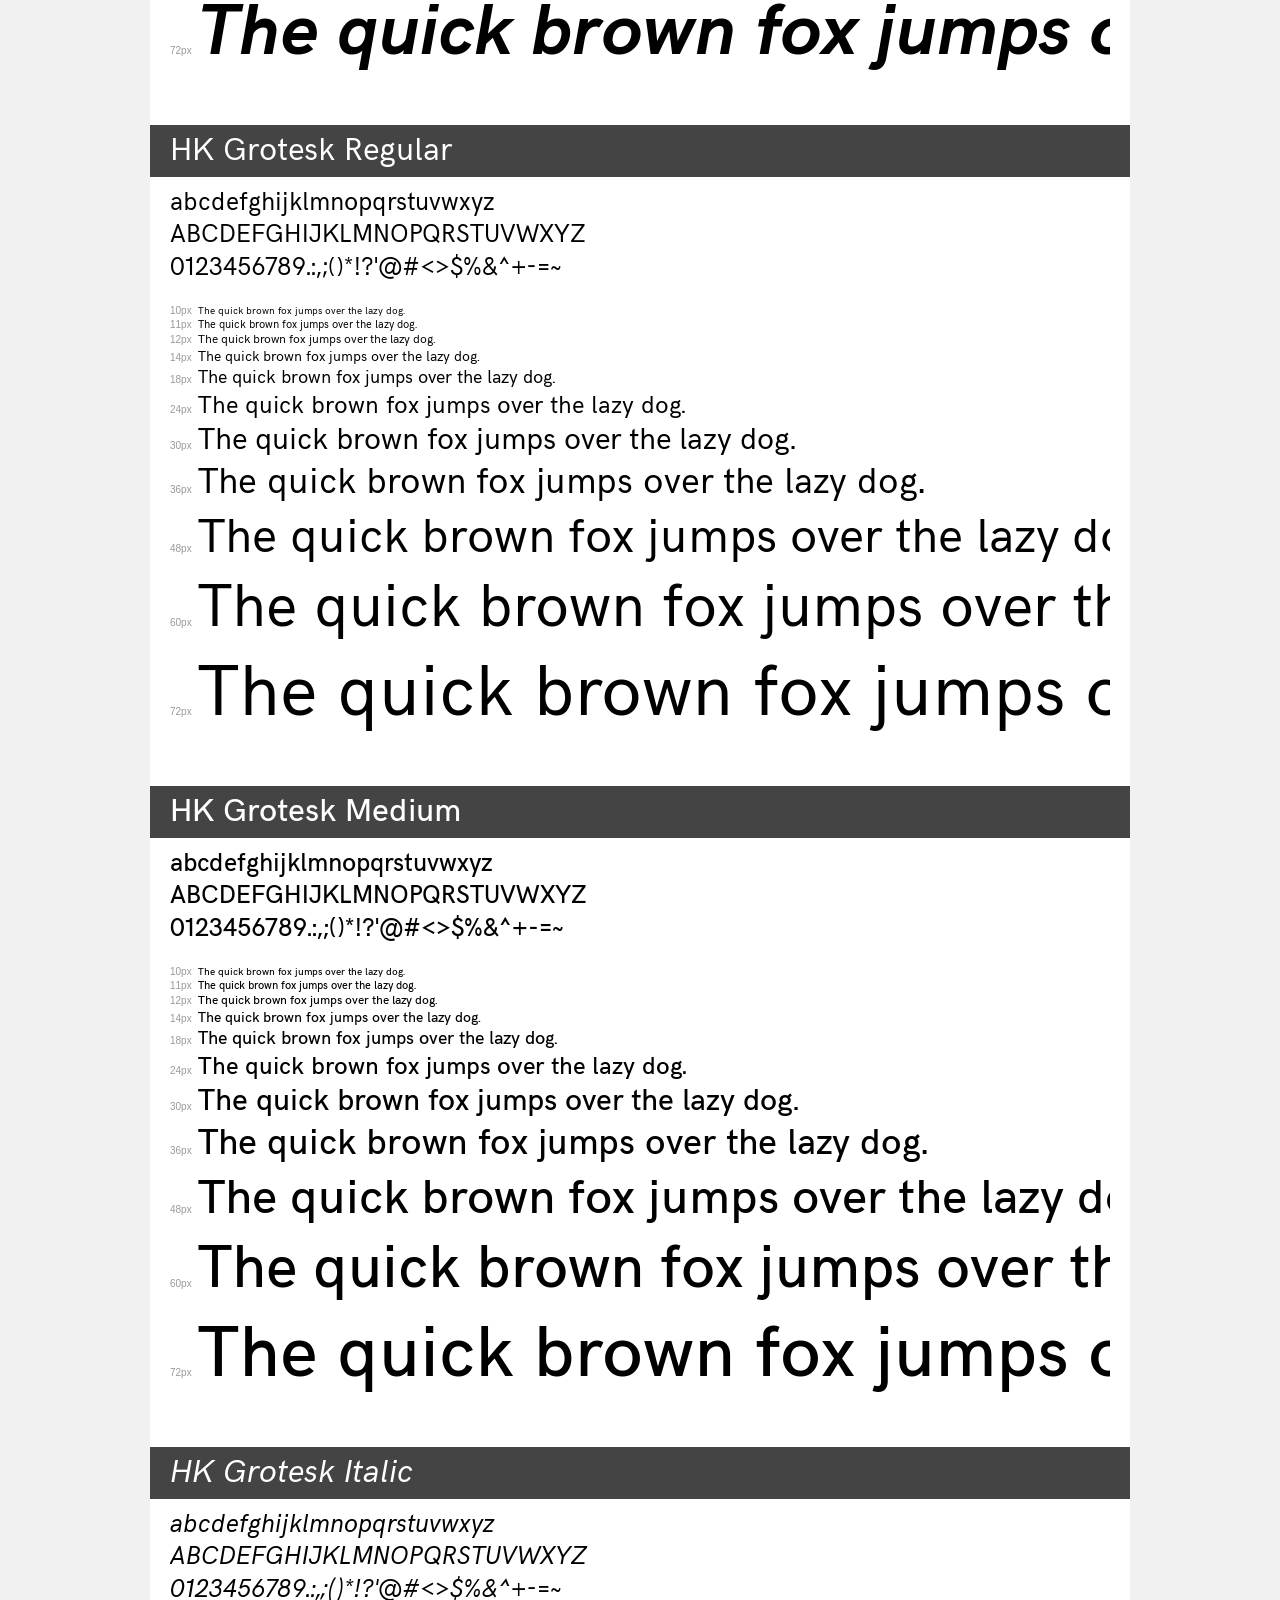
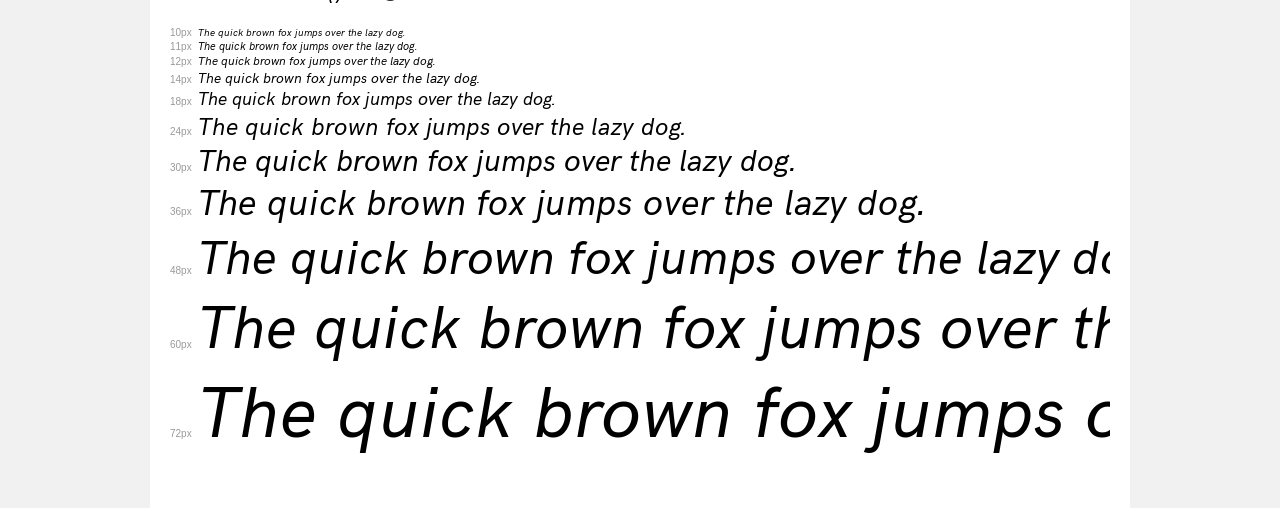
<file: font/hkgrotesk/demo.html>
<!DOCTYPE html>
<html>
<head>
	<meta charset="utf-8">
	<title>Transfonter demo</title>
	<link href="stylesheet.css" rel="stylesheet">
	<style>
		/*
		http://meyerweb.com/eric/tools/css/reset/
		v2.0 | 20110126
		License: none (public domain)
		*/
		html, body, div, span, applet, object, iframe,
		h1, h2, h3, h4, h5, h6, p, blockquote, pre,
		a, abbr, acronym, address, big, cite, code,
		del, dfn, em, img, ins, kbd, q, s, samp,
		small, strike, strong, sub, sup, tt, var,
		b, u, i, center,
		dl, dt, dd, ol, ul, li,
		fieldset, form, label, legend,
		table, caption, tbody, tfoot, thead, tr, th, td,
		article, aside, canvas, details, embed,
		figure, figcaption, footer, header, hgroup,
		menu, nav, output, ruby, section, summary,
		time, mark, audio, video {
			margin: 0;
			padding: 0;
			border: 0;
			font-size: 100%;
			font: inherit;
			vertical-align: baseline;
		}
		/* HTML5 display-role reset for older browsers */
		article, aside, details, figcaption, figure,
		footer, header, hgroup, menu, nav, section {
			display: block;
		}
		body {
			line-height: 1;
		}
		ol, ul {
			list-style: none;
		}
		blockquote, q {
			quotes: none;
		}
		blockquote:before, blockquote:after,
		q:before, q:after {
			content: '';
			content: none;
		}
		table {
			border-collapse: collapse;
			border-spacing: 0;
		}
		/* common styles */
		body {
			background: #f1f1f1;
			color: #000;
		}
		.page {
			background: #fff;
			width: 940px;
			margin: 0 auto;
			padding: 20px 20px 0 20px;
			overflow: hidden;
		}
		.font-container {
			overflow-x: auto;
			overflow-y: hidden;
			margin-bottom: 40px;
			line-height: 1.3;
			white-space: nowrap;
			padding-bottom: 5px;
		}
		h1 {
			position: relative;
			background: #444;
			font-size: 32px;
			color: #fff;
			padding: 10px 20px;
			margin: 0 -20px 10px -20px;
		}
		.letters {
			font-size: 25px;
			margin-bottom: 20px;
		}
		.s10:before {
			content: '10px';
		}
		.s11:before {
			content: '11px';
		}
		.s12:before {
			content: '12px';
		}
		.s14:before {
			content: '14px';
		}
		.s18:before {
			content: '18px';
		}
		.s24:before {
			content: '24px';
		}
		.s30:before {
			content: '30px';
		}
		.s36:before {
			content: '36px';
		}
		.s48:before {
			content: '48px';
		}
		.s60:before {
			content: '60px';
		}
		.s72:before {
			content: '72px';
		}
		.s10:before, .s11:before, .s12:before, .s14:before,
		.s18:before, .s24:before, .s30:before, .s36:before,
		.s48:before, .s60:before, .s72:before {
			font-family: Arial, sans-serif;
			font-size: 10px;
			font-weight: normal;
			font-style: normal;
			color: #999;
			padding-right: 6px;
		}
		/* fonts demo styles */
		.demo-0 {
			font-family: 'HK Grotesk Light';
			font-weight: 300;
			font-style: italic;
		}
		.demo-1 {
			font-family: 'HK Grotesk Medium';
			font-weight: 500;
			font-style: italic;
		}
		.demo-2 {
			font-family: 'HK Grotesk';
			font-weight: bold;
			font-style: normal;
		}
		.demo-3 {
			font-family: 'HK Grotesk';
			font-weight: 300;
			font-style: normal;
		}
		.demo-4 {
			font-family: 'HK Grotesk';
			font-weight: bold;
			font-style: italic;
		}
		.demo-5 {
			font-family: 'HK Grotesk';
			font-weight: normal;
			font-style: normal;
		}
		.demo-6 {
			font-family: 'HK Grotesk';
			font-weight: 500;
			font-style: normal;
		}
		.demo-7 {
			font-family: 'HK Grotesk';
			font-weight: normal;
			font-style: italic;
		}
	</style>
</head>
<body>
<div class="page">
	<div class="demo-0">
		<h1>HK Grotesk Light Italic</h1>
		<div class="font-container">
			<p class="letters">
				abcdefghijklmnopqrstuvwxyz <br />
				ABCDEFGHIJKLMNOPQRSTUVWXYZ <br />				0123456789.:,;()*!?'@#<>$%&^+-=~
			</p>
			<p class="s10" style="font-size: 10px;">The quick brown fox jumps over the lazy dog.</p>
			<p class="s11" style="font-size: 11px;">The quick brown fox jumps over the lazy dog.</p>
			<p class="s12" style="font-size: 12px;">The quick brown fox jumps over the lazy dog.</p>
			<p class="s14" style="font-size: 14px;">The quick brown fox jumps over the lazy dog.</p>
			<p class="s18" style="font-size: 18px;">The quick brown fox jumps over the lazy dog.</p>
			<p class="s24" style="font-size: 24px;">The quick brown fox jumps over the lazy dog.</p>
			<p class="s30" style="font-size: 30px;">The quick brown fox jumps over the lazy dog.</p>
			<p class="s36" style="font-size: 36px;">The quick brown fox jumps over the lazy dog.</p>
			<p class="s48" style="font-size: 48px;">The quick brown fox jumps over the lazy dog.</p>
			<p class="s60" style="font-size: 60px;">The quick brown fox jumps over the lazy dog.</p>
			<p class="s72" style="font-size: 72px;">The quick brown fox jumps over the lazy dog.</p>
		</div>
	</div>
	<div class="demo-1">
		<h1>HK Grotesk Medium Italic</h1>
		<div class="font-container">
			<p class="letters">
				abcdefghijklmnopqrstuvwxyz <br />
				ABCDEFGHIJKLMNOPQRSTUVWXYZ <br />				0123456789.:,;()*!?'@#<>$%&^+-=~
			</p>
			<p class="s10" style="font-size: 10px;">The quick brown fox jumps over the lazy dog.</p>
			<p class="s11" style="font-size: 11px;">The quick brown fox jumps over the lazy dog.</p>
			<p class="s12" style="font-size: 12px;">The quick brown fox jumps over the lazy dog.</p>
			<p class="s14" style="font-size: 14px;">The quick brown fox jumps over the lazy dog.</p>
			<p class="s18" style="font-size: 18px;">The quick brown fox jumps over the lazy dog.</p>
			<p class="s24" style="font-size: 24px;">The quick brown fox jumps over the lazy dog.</p>
			<p class="s30" style="font-size: 30px;">The quick brown fox jumps over the lazy dog.</p>
			<p class="s36" style="font-size: 36px;">The quick brown fox jumps over the lazy dog.</p>
			<p class="s48" style="font-size: 48px;">The quick brown fox jumps over the lazy dog.</p>
			<p class="s60" style="font-size: 60px;">The quick brown fox jumps over the lazy dog.</p>
			<p class="s72" style="font-size: 72px;">The quick brown fox jumps over the lazy dog.</p>
		</div>
	</div>
	<div class="demo-2">
		<h1>HK Grotesk Bold</h1>
		<div class="font-container">
			<p class="letters">
				abcdefghijklmnopqrstuvwxyz <br />
				ABCDEFGHIJKLMNOPQRSTUVWXYZ <br />				0123456789.:,;()*!?'@#<>$%&^+-=~
			</p>
			<p class="s10" style="font-size: 10px;">The quick brown fox jumps over the lazy dog.</p>
			<p class="s11" style="font-size: 11px;">The quick brown fox jumps over the lazy dog.</p>
			<p class="s12" style="font-size: 12px;">The quick brown fox jumps over the lazy dog.</p>
			<p class="s14" style="font-size: 14px;">The quick brown fox jumps over the lazy dog.</p>
			<p class="s18" style="font-size: 18px;">The quick brown fox jumps over the lazy dog.</p>
			<p class="s24" style="font-size: 24px;">The quick brown fox jumps over the lazy dog.</p>
			<p class="s30" style="font-size: 30px;">The quick brown fox jumps over the lazy dog.</p>
			<p class="s36" style="font-size: 36px;">The quick brown fox jumps over the lazy dog.</p>
			<p class="s48" style="font-size: 48px;">The quick brown fox jumps over the lazy dog.</p>
			<p class="s60" style="font-size: 60px;">The quick brown fox jumps over the lazy dog.</p>
			<p class="s72" style="font-size: 72px;">The quick brown fox jumps over the lazy dog.</p>
		</div>
	</div>
	<div class="demo-3">
		<h1>HK Grotesk Light</h1>
		<div class="font-container">
			<p class="letters">
				abcdefghijklmnopqrstuvwxyz <br />
				ABCDEFGHIJKLMNOPQRSTUVWXYZ <br />				0123456789.:,;()*!?'@#<>$%&^+-=~
			</p>
			<p class="s10" style="font-size: 10px;">The quick brown fox jumps over the lazy dog.</p>
			<p class="s11" style="font-size: 11px;">The quick brown fox jumps over the lazy dog.</p>
			<p class="s12" style="font-size: 12px;">The quick brown fox jumps over the lazy dog.</p>
			<p class="s14" style="font-size: 14px;">The quick brown fox jumps over the lazy dog.</p>
			<p class="s18" style="font-size: 18px;">The quick brown fox jumps over the lazy dog.</p>
			<p class="s24" style="font-size: 24px;">The quick brown fox jumps over the lazy dog.</p>
			<p class="s30" style="font-size: 30px;">The quick brown fox jumps over the lazy dog.</p>
			<p class="s36" style="font-size: 36px;">The quick brown fox jumps over the lazy dog.</p>
			<p class="s48" style="font-size: 48px;">The quick brown fox jumps over the lazy dog.</p>
			<p class="s60" style="font-size: 60px;">The quick brown fox jumps over the lazy dog.</p>
			<p class="s72" style="font-size: 72px;">The quick brown fox jumps over the lazy dog.</p>
		</div>
	</div>
	<div class="demo-4">
		<h1>HK Grotesk Bold Italic</h1>
		<div class="font-container">
			<p class="letters">
				abcdefghijklmnopqrstuvwxyz <br />
				ABCDEFGHIJKLMNOPQRSTUVWXYZ <br />				0123456789.:,;()*!?'@#<>$%&^+-=~
			</p>
			<p class="s10" style="font-size: 10px;">The quick brown fox jumps over the lazy dog.</p>
			<p class="s11" style="font-size: 11px;">The quick brown fox jumps over the lazy dog.</p>
			<p class="s12" style="font-size: 12px;">The quick brown fox jumps over the lazy dog.</p>
			<p class="s14" style="font-size: 14px;">The quick brown fox jumps over the lazy dog.</p>
			<p class="s18" style="font-size: 18px;">The quick brown fox jumps over the lazy dog.</p>
			<p class="s24" style="font-size: 24px;">The quick brown fox jumps over the lazy dog.</p>
			<p class="s30" style="font-size: 30px;">The quick brown fox jumps over the lazy dog.</p>
			<p class="s36" style="font-size: 36px;">The quick brown fox jumps over the lazy dog.</p>
			<p class="s48" style="font-size: 48px;">The quick brown fox jumps over the lazy dog.</p>
			<p class="s60" style="font-size: 60px;">The quick brown fox jumps over the lazy dog.</p>
			<p class="s72" style="font-size: 72px;">The quick brown fox jumps over the lazy dog.</p>
		</div>
	</div>
	<div class="demo-5">
		<h1>HK Grotesk Regular</h1>
		<div class="font-container">
			<p class="letters">
				abcdefghijklmnopqrstuvwxyz <br />
				ABCDEFGHIJKLMNOPQRSTUVWXYZ <br />				0123456789.:,;()*!?'@#<>$%&^+-=~
			</p>
			<p class="s10" style="font-size: 10px;">The quick brown fox jumps over the lazy dog.</p>
			<p class="s11" style="font-size: 11px;">The quick brown fox jumps over the lazy dog.</p>
			<p class="s12" style="font-size: 12px;">The quick brown fox jumps over the lazy dog.</p>
			<p class="s14" style="font-size: 14px;">The quick brown fox jumps over the lazy dog.</p>
			<p class="s18" style="font-size: 18px;">The quick brown fox jumps over the lazy dog.</p>
			<p class="s24" style="font-size: 24px;">The quick brown fox jumps over the lazy dog.</p>
			<p class="s30" style="font-size: 30px;">The quick brown fox jumps over the lazy dog.</p>
			<p class="s36" style="font-size: 36px;">The quick brown fox jumps over the lazy dog.</p>
			<p class="s48" style="font-size: 48px;">The quick brown fox jumps over the lazy dog.</p>
			<p class="s60" style="font-size: 60px;">The quick brown fox jumps over the lazy dog.</p>
			<p class="s72" style="font-size: 72px;">The quick brown fox jumps over the lazy dog.</p>
		</div>
	</div>
	<div class="demo-6">
		<h1>HK Grotesk Medium</h1>
		<div class="font-container">
			<p class="letters">
				abcdefghijklmnopqrstuvwxyz <br />
				ABCDEFGHIJKLMNOPQRSTUVWXYZ <br />				0123456789.:,;()*!?'@#<>$%&^+-=~
			</p>
			<p class="s10" style="font-size: 10px;">The quick brown fox jumps over the lazy dog.</p>
			<p class="s11" style="font-size: 11px;">The quick brown fox jumps over the lazy dog.</p>
			<p class="s12" style="font-size: 12px;">The quick brown fox jumps over the lazy dog.</p>
			<p class="s14" style="font-size: 14px;">The quick brown fox jumps over the lazy dog.</p>
			<p class="s18" style="font-size: 18px;">The quick brown fox jumps over the lazy dog.</p>
			<p class="s24" style="font-size: 24px;">The quick brown fox jumps over the lazy dog.</p>
			<p class="s30" style="font-size: 30px;">The quick brown fox jumps over the lazy dog.</p>
			<p class="s36" style="font-size: 36px;">The quick brown fox jumps over the lazy dog.</p>
			<p class="s48" style="font-size: 48px;">The quick brown fox jumps over the lazy dog.</p>
			<p class="s60" style="font-size: 60px;">The quick brown fox jumps over the lazy dog.</p>
			<p class="s72" style="font-size: 72px;">The quick brown fox jumps over the lazy dog.</p>
		</div>
	</div>
	<div class="demo-7">
		<h1>HK Grotesk Italic</h1>
		<div class="font-container">
			<p class="letters">
				abcdefghijklmnopqrstuvwxyz <br />
				ABCDEFGHIJKLMNOPQRSTUVWXYZ <br />				0123456789.:,;()*!?'@#<>$%&^+-=~
			</p>
			<p class="s10" style="font-size: 10px;">The quick brown fox jumps over the lazy dog.</p>
			<p class="s11" style="font-size: 11px;">The quick brown fox jumps over the lazy dog.</p>
			<p class="s12" style="font-size: 12px;">The quick brown fox jumps over the lazy dog.</p>
			<p class="s14" style="font-size: 14px;">The quick brown fox jumps over the lazy dog.</p>
			<p class="s18" style="font-size: 18px;">The quick brown fox jumps over the lazy dog.</p>
			<p class="s24" style="font-size: 24px;">The quick brown fox jumps over the lazy dog.</p>
			<p class="s30" style="font-size: 30px;">The quick brown fox jumps over the lazy dog.</p>
			<p class="s36" style="font-size: 36px;">The quick brown fox jumps over the lazy dog.</p>
			<p class="s48" style="font-size: 48px;">The quick brown fox jumps over the lazy dog.</p>
			<p class="s60" style="font-size: 60px;">The quick brown fox jumps over the lazy dog.</p>
			<p class="s72" style="font-size: 72px;">The quick brown fox jumps over the lazy dog.</p>
		</div>
	</div>
</div>
</body>
</html>
</file>
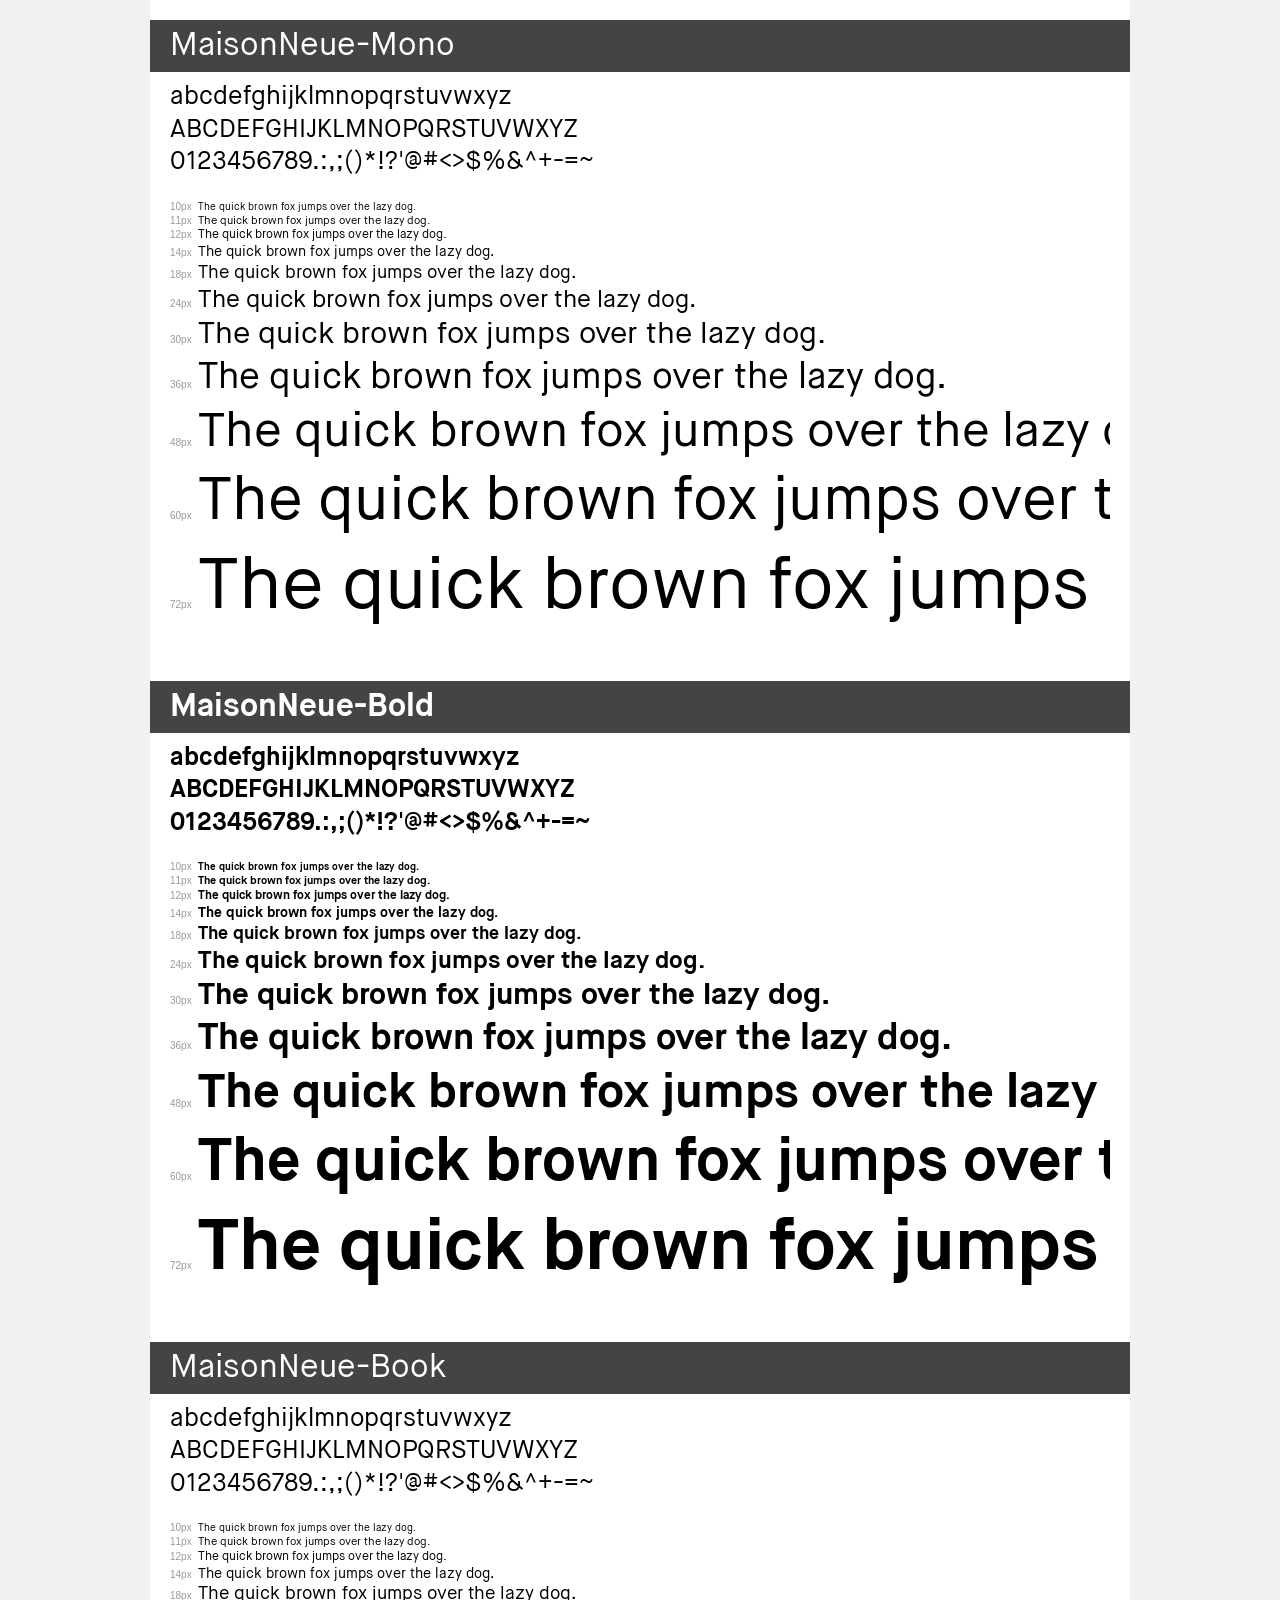
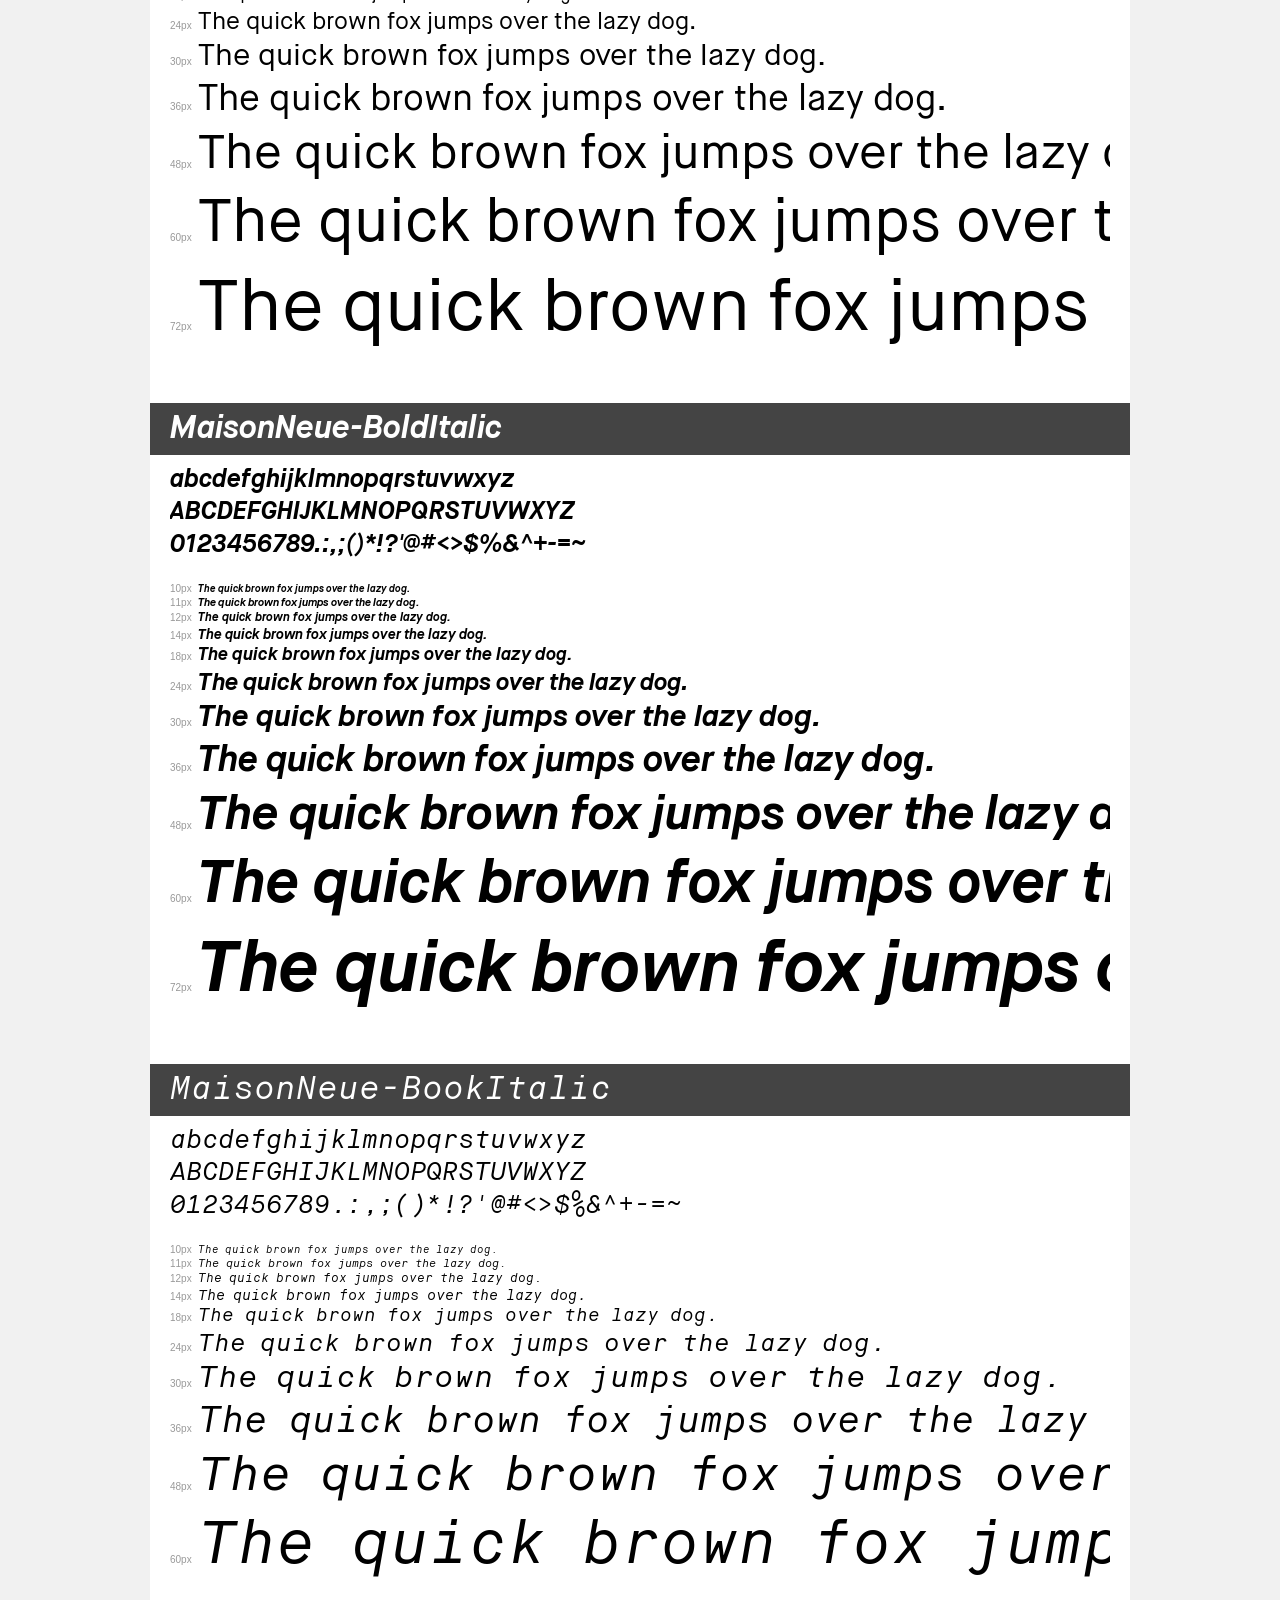
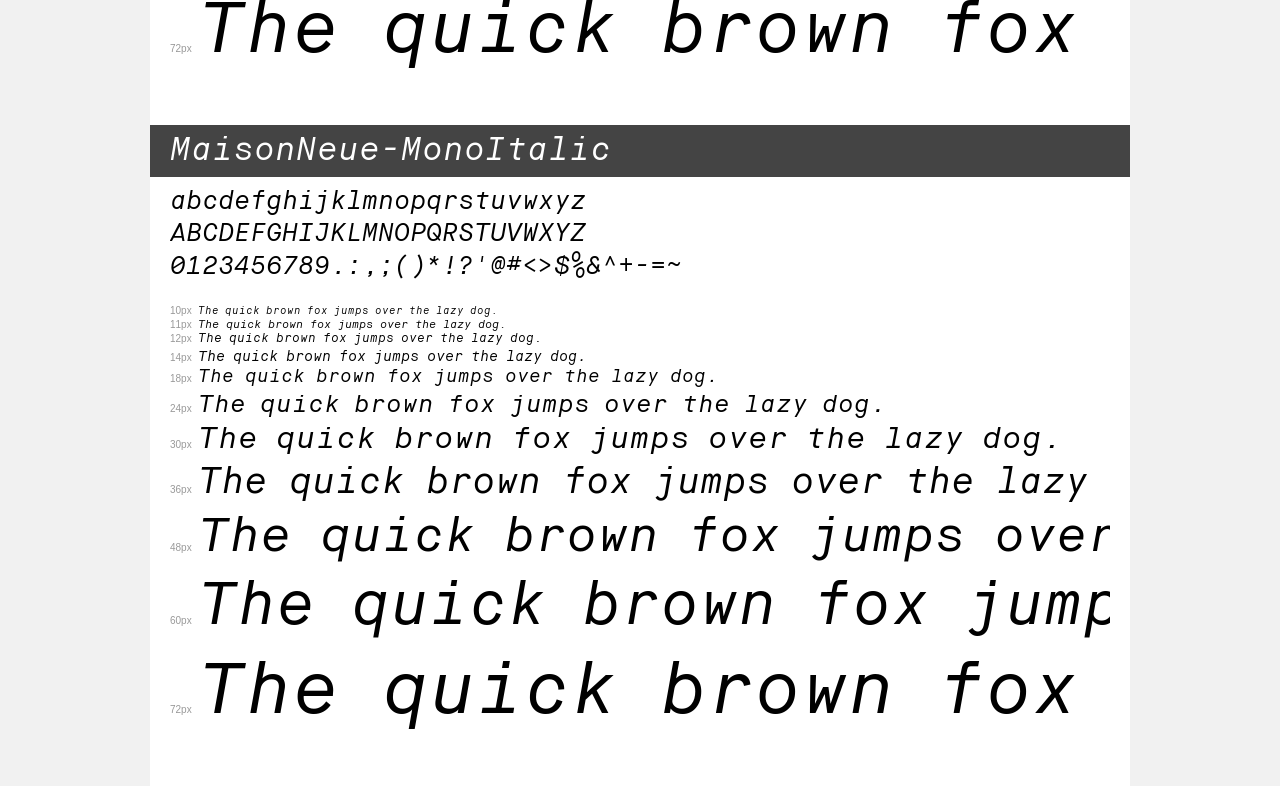
<file: font/maison-neue/demo.html>
<!DOCTYPE html>
<html>
<head>
	<meta charset="utf-8">
	<title>Transfonter demo</title>
	<link href="stylesheet.css" rel="stylesheet">
	<style>
		/*
		http://meyerweb.com/eric/tools/css/reset/
		v2.0 | 20110126
		License: none (public domain)
		*/
		html, body, div, span, applet, object, iframe,
		h1, h2, h3, h4, h5, h6, p, blockquote, pre,
		a, abbr, acronym, address, big, cite, code,
		del, dfn, em, img, ins, kbd, q, s, samp,
		small, strike, strong, sub, sup, tt, var,
		b, u, i, center,
		dl, dt, dd, ol, ul, li,
		fieldset, form, label, legend,
		table, caption, tbody, tfoot, thead, tr, th, td,
		article, aside, canvas, details, embed,
		figure, figcaption, footer, header, hgroup,
		menu, nav, output, ruby, section, summary,
		time, mark, audio, video {
			margin: 0;
			padding: 0;
			border: 0;
			font-size: 100%;
			font: inherit;
			vertical-align: baseline;
		}
		/* HTML5 display-role reset for older browsers */
		article, aside, details, figcaption, figure,
		footer, header, hgroup, menu, nav, section {
			display: block;
		}
		body {
			line-height: 1;
		}
		ol, ul {
			list-style: none;
		}
		blockquote, q {
			quotes: none;
		}
		blockquote:before, blockquote:after,
		q:before, q:after {
			content: '';
			content: none;
		}
		table {
			border-collapse: collapse;
			border-spacing: 0;
		}
		/* common styles */
		body {
			background: #f1f1f1;
			color: #000;
		}
		.page {
			background: #fff;
			width: 940px;
			margin: 0 auto;
			padding: 20px 20px 0 20px;
			overflow: hidden;
		}
		.font-container {
			overflow-x: auto;
			overflow-y: hidden;
			margin-bottom: 40px;
			line-height: 1.3;
			white-space: nowrap;
			padding-bottom: 5px;
		}
		h1 {
			position: relative;
			background: #444;
			font-size: 32px;
			color: #fff;
			padding: 10px 20px;
			margin: 0 -20px 10px -20px;
		}
		.letters {
			font-size: 25px;
			margin-bottom: 20px;
		}
		.s10:before {
			content: '10px';
		}
		.s11:before {
			content: '11px';
		}
		.s12:before {
			content: '12px';
		}
		.s14:before {
			content: '14px';
		}
		.s18:before {
			content: '18px';
		}
		.s24:before {
			content: '24px';
		}
		.s30:before {
			content: '30px';
		}
		.s36:before {
			content: '36px';
		}
		.s48:before {
			content: '48px';
		}
		.s60:before {
			content: '60px';
		}
		.s72:before {
			content: '72px';
		}
		.s10:before, .s11:before, .s12:before, .s14:before,
		.s18:before, .s24:before, .s30:before, .s36:before,
		.s48:before, .s60:before, .s72:before {
			font-family: Arial, sans-serif;
			font-size: 10px;
			font-weight: normal;
			font-style: normal;
			color: #999;
			padding-right: 6px;
		}
		/* fonts demo styles */
		.demo-0 {
			font-family: 'Maison Neue';
			font-weight: normal;
			font-style: normal;
		}
		.demo-1 {
			font-family: 'Maison Neue';
			font-weight: bold;
			font-style: normal;
		}
		.demo-2 {
			font-family: 'Maison Neue';
			font-weight: normal;
			font-style: normal;
		}
		.demo-3 {
			font-family: 'Maison Neue';
			font-weight: bold;
			font-style: italic;
		}
		.demo-4 {
			font-family: 'Maison Neue';
			font-weight: normal;
			font-style: italic;
		}
		.demo-5 {
			font-family: 'Maison Neue';
			font-weight: normal;
			font-style: italic;
		}
	</style>
</head>
<body>
<div class="page">
	<div class="demo-0">
		<h1>MaisonNeue-Mono</h1>
		<div class="font-container">
			<p class="letters">
				abcdefghijklmnopqrstuvwxyz <br />
				ABCDEFGHIJKLMNOPQRSTUVWXYZ <br />				0123456789.:,;()*!?'@#<>$%&^+-=~
			</p>
			<p class="s10" style="font-size: 10px;">The quick brown fox jumps over the lazy dog.</p>
			<p class="s11" style="font-size: 11px;">The quick brown fox jumps over the lazy dog.</p>
			<p class="s12" style="font-size: 12px;">The quick brown fox jumps over the lazy dog.</p>
			<p class="s14" style="font-size: 14px;">The quick brown fox jumps over the lazy dog.</p>
			<p class="s18" style="font-size: 18px;">The quick brown fox jumps over the lazy dog.</p>
			<p class="s24" style="font-size: 24px;">The quick brown fox jumps over the lazy dog.</p>
			<p class="s30" style="font-size: 30px;">The quick brown fox jumps over the lazy dog.</p>
			<p class="s36" style="font-size: 36px;">The quick brown fox jumps over the lazy dog.</p>
			<p class="s48" style="font-size: 48px;">The quick brown fox jumps over the lazy dog.</p>
			<p class="s60" style="font-size: 60px;">The quick brown fox jumps over the lazy dog.</p>
			<p class="s72" style="font-size: 72px;">The quick brown fox jumps over the lazy dog.</p>
		</div>
	</div>
	<div class="demo-1">
		<h1>MaisonNeue-Bold</h1>
		<div class="font-container">
			<p class="letters">
				abcdefghijklmnopqrstuvwxyz <br />
				ABCDEFGHIJKLMNOPQRSTUVWXYZ <br />				0123456789.:,;()*!?'@#<>$%&^+-=~
			</p>
			<p class="s10" style="font-size: 10px;">The quick brown fox jumps over the lazy dog.</p>
			<p class="s11" style="font-size: 11px;">The quick brown fox jumps over the lazy dog.</p>
			<p class="s12" style="font-size: 12px;">The quick brown fox jumps over the lazy dog.</p>
			<p class="s14" style="font-size: 14px;">The quick brown fox jumps over the lazy dog.</p>
			<p class="s18" style="font-size: 18px;">The quick brown fox jumps over the lazy dog.</p>
			<p class="s24" style="font-size: 24px;">The quick brown fox jumps over the lazy dog.</p>
			<p class="s30" style="font-size: 30px;">The quick brown fox jumps over the lazy dog.</p>
			<p class="s36" style="font-size: 36px;">The quick brown fox jumps over the lazy dog.</p>
			<p class="s48" style="font-size: 48px;">The quick brown fox jumps over the lazy dog.</p>
			<p class="s60" style="font-size: 60px;">The quick brown fox jumps over the lazy dog.</p>
			<p class="s72" style="font-size: 72px;">The quick brown fox jumps over the lazy dog.</p>
		</div>
	</div>
	<div class="demo-2">
		<h1>MaisonNeue-Book</h1>
		<div class="font-container">
			<p class="letters">
				abcdefghijklmnopqrstuvwxyz <br />
				ABCDEFGHIJKLMNOPQRSTUVWXYZ <br />				0123456789.:,;()*!?'@#<>$%&^+-=~
			</p>
			<p class="s10" style="font-size: 10px;">The quick brown fox jumps over the lazy dog.</p>
			<p class="s11" style="font-size: 11px;">The quick brown fox jumps over the lazy dog.</p>
			<p class="s12" style="font-size: 12px;">The quick brown fox jumps over the lazy dog.</p>
			<p class="s14" style="font-size: 14px;">The quick brown fox jumps over the lazy dog.</p>
			<p class="s18" style="font-size: 18px;">The quick brown fox jumps over the lazy dog.</p>
			<p class="s24" style="font-size: 24px;">The quick brown fox jumps over the lazy dog.</p>
			<p class="s30" style="font-size: 30px;">The quick brown fox jumps over the lazy dog.</p>
			<p class="s36" style="font-size: 36px;">The quick brown fox jumps over the lazy dog.</p>
			<p class="s48" style="font-size: 48px;">The quick brown fox jumps over the lazy dog.</p>
			<p class="s60" style="font-size: 60px;">The quick brown fox jumps over the lazy dog.</p>
			<p class="s72" style="font-size: 72px;">The quick brown fox jumps over the lazy dog.</p>
		</div>
	</div>
	<div class="demo-3">
		<h1>MaisonNeue-BoldItalic</h1>
		<div class="font-container">
			<p class="letters">
				abcdefghijklmnopqrstuvwxyz <br />
				ABCDEFGHIJKLMNOPQRSTUVWXYZ <br />				0123456789.:,;()*!?'@#<>$%&^+-=~
			</p>
			<p class="s10" style="font-size: 10px;">The quick brown fox jumps over the lazy dog.</p>
			<p class="s11" style="font-size: 11px;">The quick brown fox jumps over the lazy dog.</p>
			<p class="s12" style="font-size: 12px;">The quick brown fox jumps over the lazy dog.</p>
			<p class="s14" style="font-size: 14px;">The quick brown fox jumps over the lazy dog.</p>
			<p class="s18" style="font-size: 18px;">The quick brown fox jumps over the lazy dog.</p>
			<p class="s24" style="font-size: 24px;">The quick brown fox jumps over the lazy dog.</p>
			<p class="s30" style="font-size: 30px;">The quick brown fox jumps over the lazy dog.</p>
			<p class="s36" style="font-size: 36px;">The quick brown fox jumps over the lazy dog.</p>
			<p class="s48" style="font-size: 48px;">The quick brown fox jumps over the lazy dog.</p>
			<p class="s60" style="font-size: 60px;">The quick brown fox jumps over the lazy dog.</p>
			<p class="s72" style="font-size: 72px;">The quick brown fox jumps over the lazy dog.</p>
		</div>
	</div>
	<div class="demo-4">
		<h1>MaisonNeue-BookItalic</h1>
		<div class="font-container">
			<p class="letters">
				abcdefghijklmnopqrstuvwxyz <br />
				ABCDEFGHIJKLMNOPQRSTUVWXYZ <br />				0123456789.:,;()*!?'@#<>$%&^+-=~
			</p>
			<p class="s10" style="font-size: 10px;">The quick brown fox jumps over the lazy dog.</p>
			<p class="s11" style="font-size: 11px;">The quick brown fox jumps over the lazy dog.</p>
			<p class="s12" style="font-size: 12px;">The quick brown fox jumps over the lazy dog.</p>
			<p class="s14" style="font-size: 14px;">The quick brown fox jumps over the lazy dog.</p>
			<p class="s18" style="font-size: 18px;">The quick brown fox jumps over the lazy dog.</p>
			<p class="s24" style="font-size: 24px;">The quick brown fox jumps over the lazy dog.</p>
			<p class="s30" style="font-size: 30px;">The quick brown fox jumps over the lazy dog.</p>
			<p class="s36" style="font-size: 36px;">The quick brown fox jumps over the lazy dog.</p>
			<p class="s48" style="font-size: 48px;">The quick brown fox jumps over the lazy dog.</p>
			<p class="s60" style="font-size: 60px;">The quick brown fox jumps over the lazy dog.</p>
			<p class="s72" style="font-size: 72px;">The quick brown fox jumps over the lazy dog.</p>
		</div>
	</div>
	<div class="demo-5">
		<h1>MaisonNeue-MonoItalic</h1>
		<div class="font-container">
			<p class="letters">
				abcdefghijklmnopqrstuvwxyz <br />
				ABCDEFGHIJKLMNOPQRSTUVWXYZ <br />				0123456789.:,;()*!?'@#<>$%&^+-=~
			</p>
			<p class="s10" style="font-size: 10px;">The quick brown fox jumps over the lazy dog.</p>
			<p class="s11" style="font-size: 11px;">The quick brown fox jumps over the lazy dog.</p>
			<p class="s12" style="font-size: 12px;">The quick brown fox jumps over the lazy dog.</p>
			<p class="s14" style="font-size: 14px;">The quick brown fox jumps over the lazy dog.</p>
			<p class="s18" style="font-size: 18px;">The quick brown fox jumps over the lazy dog.</p>
			<p class="s24" style="font-size: 24px;">The quick brown fox jumps over the lazy dog.</p>
			<p class="s30" style="font-size: 30px;">The quick brown fox jumps over the lazy dog.</p>
			<p class="s36" style="font-size: 36px;">The quick brown fox jumps over the lazy dog.</p>
			<p class="s48" style="font-size: 48px;">The quick brown fox jumps over the lazy dog.</p>
			<p class="s60" style="font-size: 60px;">The quick brown fox jumps over the lazy dog.</p>
			<p class="s72" style="font-size: 72px;">The quick brown fox jumps over the lazy dog.</p>
		</div>
	</div>
</div>
</body>
</html>
</file>
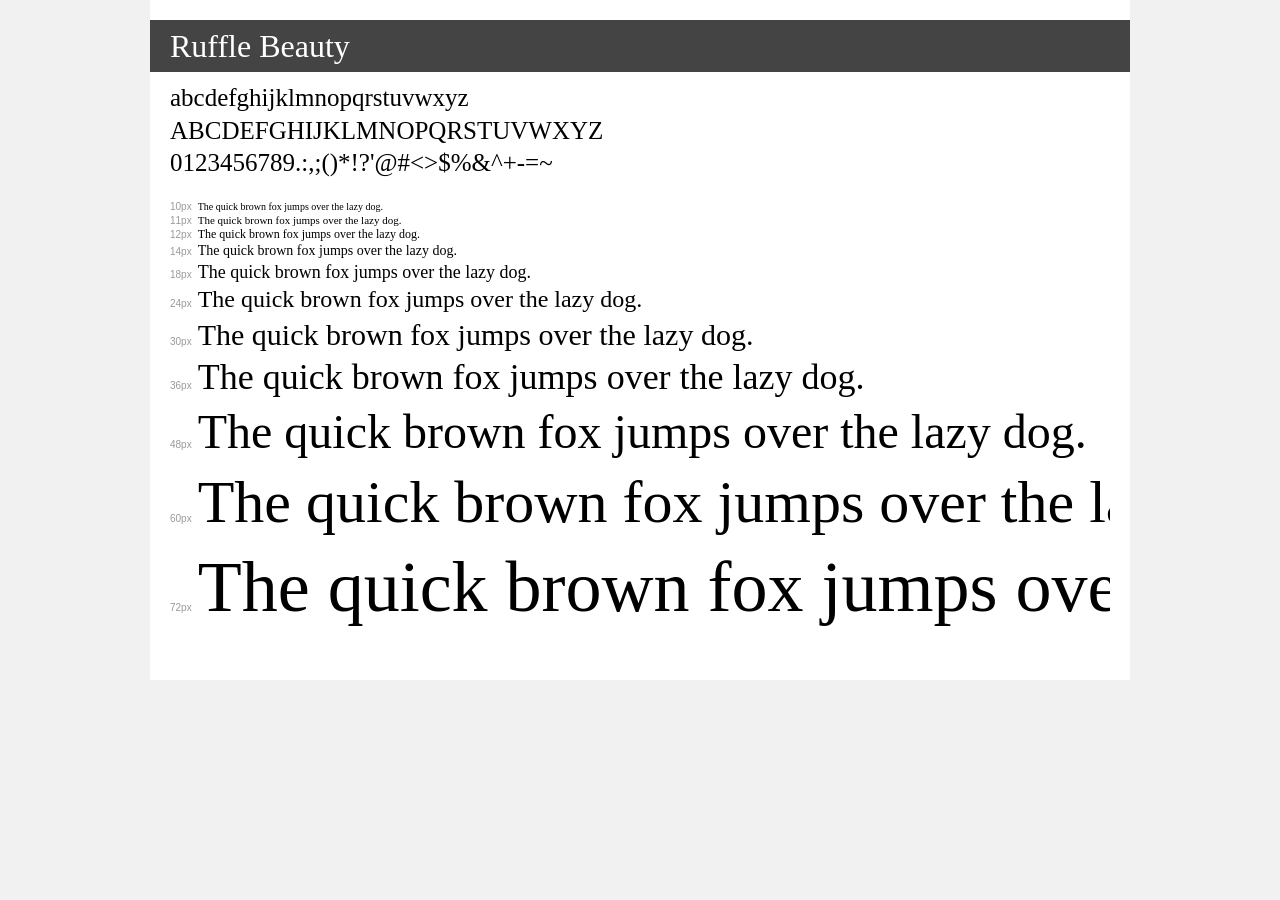
<file: font/ruffle/demo.html>
<!DOCTYPE html>
<html>
<head>
	<meta charset="utf-8">
	<title>Transfonter demo</title>
	<link href="stylesheet.css" rel="stylesheet">
	<style>
		/*
		http://meyerweb.com/eric/tools/css/reset/
		v2.0 | 20110126
		License: none (public domain)
		*/
		html, body, div, span, applet, object, iframe,
		h1, h2, h3, h4, h5, h6, p, blockquote, pre,
		a, abbr, acronym, address, big, cite, code,
		del, dfn, em, img, ins, kbd, q, s, samp,
		small, strike, strong, sub, sup, tt, var,
		b, u, i, center,
		dl, dt, dd, ol, ul, li,
		fieldset, form, label, legend,
		table, caption, tbody, tfoot, thead, tr, th, td,
		article, aside, canvas, details, embed,
		figure, figcaption, footer, header, hgroup,
		menu, nav, output, ruby, section, summary,
		time, mark, audio, video {
			margin: 0;
			padding: 0;
			border: 0;
			font-size: 100%;
			font: inherit;
			vertical-align: baseline;
		}
		/* HTML5 display-role reset for older browsers */
		article, aside, details, figcaption, figure,
		footer, header, hgroup, menu, nav, section {
			display: block;
		}
		body {
			line-height: 1;
		}
		ol, ul {
			list-style: none;
		}
		blockquote, q {
			quotes: none;
		}
		blockquote:before, blockquote:after,
		q:before, q:after {
			content: '';
			content: none;
		}
		table {
			border-collapse: collapse;
			border-spacing: 0;
		}
		/* common styles */
		body {
			background: #f1f1f1;
			color: #000;
		}
		.page {
			background: #fff;
			width: 940px;
			margin: 0 auto;
			padding: 20px 20px 0 20px;
			overflow: hidden;
		}
		.font-container {
			overflow-x: auto;
			overflow-y: hidden;
			margin-bottom: 40px;
			line-height: 1.3;
			white-space: nowrap;
			padding-bottom: 5px;
		}
		h1 {
			position: relative;
			background: #444;
			font-size: 32px;
			color: #fff;
			padding: 10px 20px;
			margin: 0 -20px 10px -20px;
		}
		.letters {
			font-size: 25px;
			margin-bottom: 20px;
		}
		.s10:before {
			content: '10px';
		}
		.s11:before {
			content: '11px';
		}
		.s12:before {
			content: '12px';
		}
		.s14:before {
			content: '14px';
		}
		.s18:before {
			content: '18px';
		}
		.s24:before {
			content: '24px';
		}
		.s30:before {
			content: '30px';
		}
		.s36:before {
			content: '36px';
		}
		.s48:before {
			content: '48px';
		}
		.s60:before {
			content: '60px';
		}
		.s72:before {
			content: '72px';
		}
		.s10:before, .s11:before, .s12:before, .s14:before,
		.s18:before, .s24:before, .s30:before, .s36:before,
		.s48:before, .s60:before, .s72:before {
			font-family: Arial, sans-serif;
			font-size: 10px;
			font-weight: normal;
			font-style: normal;
			color: #999;
			padding-right: 6px;
		}
		/* fonts demo styles */
		.demo-0 {
			font-family: 'Ruffle Beauty';
			font-weight: normal;
			font-style: normal;
		}
	</style>
</head>
<body>
<div class="page">
	<div class="demo-0">
		<h1>Ruffle Beauty</h1>
		<div class="font-container">
			<p class="letters">
				abcdefghijklmnopqrstuvwxyz <br />
				ABCDEFGHIJKLMNOPQRSTUVWXYZ <br />				0123456789.:,;()*!?'@#<>$%&^+-=~
			</p>
			<p class="s10" style="font-size: 10px;">The quick brown fox jumps over the lazy dog.</p>
			<p class="s11" style="font-size: 11px;">The quick brown fox jumps over the lazy dog.</p>
			<p class="s12" style="font-size: 12px;">The quick brown fox jumps over the lazy dog.</p>
			<p class="s14" style="font-size: 14px;">The quick brown fox jumps over the lazy dog.</p>
			<p class="s18" style="font-size: 18px;">The quick brown fox jumps over the lazy dog.</p>
			<p class="s24" style="font-size: 24px;">The quick brown fox jumps over the lazy dog.</p>
			<p class="s30" style="font-size: 30px;">The quick brown fox jumps over the lazy dog.</p>
			<p class="s36" style="font-size: 36px;">The quick brown fox jumps over the lazy dog.</p>
			<p class="s48" style="font-size: 48px;">The quick brown fox jumps over the lazy dog.</p>
			<p class="s60" style="font-size: 60px;">The quick brown fox jumps over the lazy dog.</p>
			<p class="s72" style="font-size: 72px;">The quick brown fox jumps over the lazy dog.</p>
		</div>
	</div>
</div>
</body>
</html>
</file>
<file: font/arnhem/stylesheet.css>
/* This stylesheet generated by Transfonter (http://transfonter.org) on June 15, 2016 8:29 PM */

@font-face {
	font-family: 'Arnhem Rg';
	src: url('hinted-Arnhem-Normal.eot');
	src: url('hinted-Arnhem-Normal.eot?#iefix') format('embedded-opentype'),
		url('hinted-Arnhem-Normal.woff2') format('woff2'),
		url('hinted-Arnhem-Normal.woff') format('woff'),
		url('hinted-Arnhem-Normal.ttf') format('truetype'),
		url('hinted-Arnhem-Normal.svg#Arnhem-Normal') format('svg');
	font-weight: normal;
	font-style: normal;
}

@font-face {
	font-family: 'ArnhemFine Rg';
	src: url('hinted-ArnhemFine-Normal.eot');
	src: url('hinted-ArnhemFine-Normal.eot?#iefix') format('embedded-opentype'),
		url('hinted-ArnhemFine-Normal.woff2') format('woff2'),
		url('hinted-ArnhemFine-Normal.woff') format('woff'),
		url('hinted-ArnhemFine-Normal.ttf') format('truetype'),
		url('hinted-ArnhemFine-Normal.svg#ArnhemFine-Normal') format('svg');
	font-weight: normal;
	font-style: normal;
}

@font-face {
	font-family: 'Arnhem Bd';
	src: url('hinted-Arnhem-BoldItalic.eot');
	src: url('hinted-Arnhem-BoldItalic.eot?#iefix') format('embedded-opentype'),
		url('hinted-Arnhem-BoldItalic.woff2') format('woff2'),
		url('hinted-Arnhem-BoldItalic.woff') format('woff'),
		url('hinted-Arnhem-BoldItalic.ttf') format('truetype'),
		url('hinted-Arnhem-BoldItalic.svg#Arnhem-BoldItalic') format('svg');
	font-weight: bold;
	font-style: italic;
}

@font-face {
	font-family: 'ArnhemFine Bd';
	src: url('hinted-ArnhemFine-BoldItalic.eot');
	src: url('hinted-ArnhemFine-BoldItalic.eot?#iefix') format('embedded-opentype'),
		url('hinted-ArnhemFine-BoldItalic.woff2') format('woff2'),
		url('hinted-ArnhemFine-BoldItalic.woff') format('woff'),
		url('hinted-ArnhemFine-BoldItalic.ttf') format('truetype'),
		url('hinted-ArnhemFine-BoldItalic.svg#ArnhemFine-BoldItalic') format('svg');
	font-weight: bold;
	font-style: italic;
}

@font-face {
	font-family: 'Arnhem Bd';
	src: url('hinted-Arnhem-Bold.eot');
	src: url('hinted-Arnhem-Bold.eot?#iefix') format('embedded-opentype'),
		url('hinted-Arnhem-Bold.woff2') format('woff2'),
		url('hinted-Arnhem-Bold.woff') format('woff'),
		url('hinted-Arnhem-Bold.ttf') format('truetype'),
		url('hinted-Arnhem-Bold.svg#Arnhem-Bold') format('svg');
	font-weight: bold;
	font-style: normal;
}

@font-face {
	font-family: 'Arnhem Blond';
	src: url('hinted-Arnhem-Blond.eot');
	src: url('hinted-Arnhem-Blond.eot?#iefix') format('embedded-opentype'),
		url('hinted-Arnhem-Blond.woff2') format('woff2'),
		url('hinted-Arnhem-Blond.woff') format('woff'),
		url('hinted-Arnhem-Blond.ttf') format('truetype'),
		url('hinted-Arnhem-Blond.svg#Arnhem-Blond') format('svg');
	font-weight: 300;
	font-style: normal;
}

@font-face {
	font-family: 'Arnhem Blk';
	src: url('hinted-Arnhem-Black.eot');
	src: url('hinted-Arnhem-Black.eot?#iefix') format('embedded-opentype'),
		url('hinted-Arnhem-Black.woff2') format('woff2'),
		url('hinted-Arnhem-Black.woff') format('woff'),
		url('hinted-Arnhem-Black.ttf') format('truetype'),
		url('hinted-Arnhem-Black.svg#Arnhem-Black') format('svg');
	font-weight: 900;
	font-style: normal;
}

@font-face {
	font-family: 'Arnhem Blond';
	src: url('hinted-Arnhem-BlondItalic.eot');
	src: url('hinted-Arnhem-BlondItalic.eot?#iefix') format('embedded-opentype'),
		url('hinted-Arnhem-BlondItalic.woff2') format('woff2'),
		url('hinted-Arnhem-BlondItalic.woff') format('woff'),
		url('hinted-Arnhem-BlondItalic.ttf') format('truetype'),
		url('hinted-Arnhem-BlondItalic.svg#Arnhem-BlondItalic') format('svg');
	font-weight: 300;
	font-style: italic;
}

@font-face {
	font-family: 'Arnhem Blk';
	src: url('hinted-Arnhem-BlackItalic.eot');
	src: url('hinted-Arnhem-BlackItalic.eot?#iefix') format('embedded-opentype'),
		url('hinted-Arnhem-BlackItalic.woff2') format('woff2'),
		url('hinted-Arnhem-BlackItalic.woff') format('woff'),
		url('hinted-Arnhem-BlackItalic.ttf') format('truetype'),
		url('hinted-Arnhem-BlackItalic.svg#Arnhem-BlackItalic') format('svg');
	font-weight: 900;
	font-style: italic;
}

@font-face {
	font-family: 'ArnhemFine Rg';
	src: url('hinted-ArnhemFine-NormalItalic.eot');
	src: url('hinted-ArnhemFine-NormalItalic.eot?#iefix') format('embedded-opentype'),
		url('hinted-ArnhemFine-NormalItalic.woff2') format('woff2'),
		url('hinted-ArnhemFine-NormalItalic.woff') format('woff'),
		url('hinted-ArnhemFine-NormalItalic.ttf') format('truetype'),
		url('hinted-ArnhemFine-NormalItalic.svg#ArnhemFine-NormalItalic') format('svg');
	font-weight: normal;
	font-style: italic;
}

@font-face {
	font-family: 'ArnhemFine Bd';
	src: url('hinted-ArnhemFine-Bold.eot');
	src: url('hinted-ArnhemFine-Bold.eot?#iefix') format('embedded-opentype'),
		url('hinted-ArnhemFine-Bold.woff2') format('woff2'),
		url('hinted-ArnhemFine-Bold.woff') format('woff'),
		url('hinted-ArnhemFine-Bold.ttf') format('truetype'),
		url('hinted-ArnhemFine-Bold.svg#ArnhemFine-Bold') format('svg');
	font-weight: bold;
	font-style: normal;
}

@font-face {
	font-family: 'ArnhemNormal Italic';
	src: url('hinted-Arnhem-NormalItalic.eot');
	src: url('hinted-Arnhem-NormalItalic.eot?#iefix') format('embedded-opentype'),
		url('hinted-Arnhem-NormalItalic.woff2') format('woff2'),
		url('hinted-Arnhem-NormalItalic.woff') format('woff'),
		url('hinted-Arnhem-NormalItalic.ttf') format('truetype'),
		url('hinted-Arnhem-NormalItalic.svg#Arnhem-NormalItalic') format('svg');
	font-weight: normal;
	font-style: italic;
}
</file>
<file: font/calibre/stylesheet.css>
/* This stylesheet generated by Transfonter (http://transfonter.org) on May 31, 2016 4:19 AM */

@font-face {
	font-family: 'Calibre';
	src: url('hinted-Calibre-Bold.eot');
	src: url('hinted-Calibre-Bold.eot?#iefix') format('embedded-opentype'),
		url('hinted-Calibre-Bold.woff') format('woff'),
		url('hinted-Calibre-Bold.ttf') format('truetype'),
		url('hinted-Calibre-Bold.svg#Calibre-Bold') format('svg');
	font-weight: bold;
	font-style: normal;
}

@font-face {
	font-family: 'Calibre';
	src: url('hinted-Calibre-Medium.eot');
	src: url('hinted-Calibre-Medium.eot?#iefix') format('embedded-opentype'),
		url('hinted-Calibre-Medium.woff') format('woff'),
		url('hinted-Calibre-Medium.ttf') format('truetype'),
		url('hinted-Calibre-Medium.svg#Calibre-Medium') format('svg');
	font-weight: 500;
	font-style: normal;
}

@font-face {
	font-family: 'Calibre';
	src: url('hinted-Calibre-Light.eot');
	src: url('hinted-Calibre-Light.eot?#iefix') format('embedded-opentype'),
		url('hinted-Calibre-Light.woff') format('woff'),
		url('hinted-Calibre-Light.ttf') format('truetype'),
		url('hinted-Calibre-Light.svg#Calibre-Light') format('svg');
	font-weight: 300;
	font-style: normal;
}

@font-face {
	font-family: 'Calibre';
	src: url('hinted-Calibre-Semibold.eot');
	src: url('hinted-Calibre-Semibold.eot?#iefix') format('embedded-opentype'),
		url('hinted-Calibre-Semibold.woff') format('woff'),
		url('hinted-Calibre-Semibold.ttf') format('truetype'),
		url('hinted-Calibre-Semibold.svg#Calibre-Semibold') format('svg');
	font-weight: 600;
	font-style: normal;
}

@font-face {
	font-family: 'Calibre';
	src: url('hinted-Calibre-ThinItalic.eot');
	src: url('hinted-Calibre-ThinItalic.eot?#iefix') format('embedded-opentype'),
		url('hinted-Calibre-ThinItalic.woff') format('woff'),
		url('hinted-Calibre-ThinItalic.ttf') format('truetype'),
		url('hinted-Calibre-ThinItalic.svg#Calibre-ThinItalic') format('svg');
	font-weight: 100;
	font-style: italic;
}

@font-face {
	font-family: 'Calibre';
	src: url('hinted-Calibre-RegularItalic.eot');
	src: url('hinted-Calibre-RegularItalic.eot?#iefix') format('embedded-opentype'),
		url('hinted-Calibre-RegularItalic.woff') format('woff'),
		url('hinted-Calibre-RegularItalic.ttf') format('truetype'),
		url('hinted-Calibre-RegularItalic.svg#Calibre-RegularItalic') format('svg');
	font-weight: normal;
	font-style: italic;
}

@font-face {
	font-family: 'Calibre';
	src: url('hinted-Calibre-Thin.eot');
	src: url('hinted-Calibre-Thin.eot?#iefix') format('embedded-opentype'),
		url('hinted-Calibre-Thin.woff') format('woff'),
		url('hinted-Calibre-Thin.ttf') format('truetype'),
		url('hinted-Calibre-Thin.svg#Calibre-Thin') format('svg');
	font-weight: 100;
	font-style: normal;
}

@font-face {
	font-family: 'Calibre';
	src: url('hinted-Calibre-MediumItalic.eot');
	src: url('hinted-Calibre-MediumItalic.eot?#iefix') format('embedded-opentype'),
		url('hinted-Calibre-MediumItalic.woff') format('woff'),
		url('hinted-Calibre-MediumItalic.ttf') format('truetype'),
		url('hinted-Calibre-MediumItalic.svg#Calibre-MediumItalic') format('svg');
	font-weight: 500;
	font-style: italic;
}

@font-face {
	font-family: 'Calibre';
	src: url('hinted-Calibre-BoldItalic.eot');
	src: url('hinted-Calibre-BoldItalic.eot?#iefix') format('embedded-opentype'),
		url('hinted-Calibre-BoldItalic.woff') format('woff'),
		url('hinted-Calibre-BoldItalic.ttf') format('truetype'),
		url('hinted-Calibre-BoldItalic.svg#Calibre-BoldItalic') format('svg');
	font-weight: bold;
	font-style: italic;
}

@font-face {
	font-family: 'Calibre';
	src: url('hinted-Calibre-BlackItalic.eot');
	src: url('hinted-Calibre-BlackItalic.eot?#iefix') format('embedded-opentype'),
		url('hinted-Calibre-BlackItalic.woff') format('woff'),
		url('hinted-Calibre-BlackItalic.ttf') format('truetype'),
		url('hinted-Calibre-BlackItalic.svg#Calibre-BlackItalic') format('svg');
	font-weight: 900;
	font-style: italic;
}

@font-face {
	font-family: 'Calibre';
	src: url('hinted-Calibre-SemiboldItalic.eot');
	src: url('hinted-Calibre-SemiboldItalic.eot?#iefix') format('embedded-opentype'),
		url('hinted-Calibre-SemiboldItalic.woff') format('woff'),
		url('hinted-Calibre-SemiboldItalic.ttf') format('truetype'),
		url('hinted-Calibre-SemiboldItalic.svg#Calibre-SemiboldItalic') format('svg');
	font-weight: 600;
	font-style: italic;
}

@font-face {
	font-family: 'Calibre';
	src: url('hinted-Calibre-Regular.eot');
	src: url('hinted-Calibre-Regular.eot?#iefix') format('embedded-opentype'),
		url('hinted-Calibre-Regular.woff') format('woff'),
		url('hinted-Calibre-Regular.ttf') format('truetype'),
		url('hinted-Calibre-Regular.svg#Calibre-Regular') format('svg');
	font-weight: normal;
	font-style: normal;
}

@font-face {
	font-family: 'Calibre';
	src: url('hinted-Calibre-Black.eot');
	src: url('hinted-Calibre-Black.eot?#iefix') format('embedded-opentype'),
		url('hinted-Calibre-Black.woff') format('woff'),
		url('hinted-Calibre-Black.ttf') format('truetype'),
		url('hinted-Calibre-Black.svg#Calibre-Black') format('svg');
	font-weight: 900;
	font-style: normal;
}

@font-face {
	font-family: 'Calibre';
	src: url('hinted-Calibre-LightItalic.eot');
	src: url('hinted-Calibre-LightItalic.eot?#iefix') format('embedded-opentype'),
		url('hinted-Calibre-LightItalic.woff') format('woff'),
		url('hinted-Calibre-LightItalic.ttf') format('truetype'),
		url('hinted-Calibre-LightItalic.svg#Calibre-LightItalic') format('svg');
	font-weight: 300;
	font-style: italic;
}
</file>
<file: font/clarendon/stylesheet.css>
/* This stylesheet generated by Transfonter (http://transfonter.org) on June 2, 2016 11:42 PM */

@font-face {
	font-family: 'Clarendon LT Std';
	src: url('hinted-ClarendonLTStd.eot');
	src: url('hinted-ClarendonLTStd.eot?#iefix') format('embedded-opentype'),
		url('hinted-ClarendonLTStd.woff2') format('woff2'),
		url('hinted-ClarendonLTStd.woff') format('woff'),
		url('hinted-ClarendonLTStd.ttf') format('truetype'),
		url('hinted-ClarendonLTStd.svg#ClarendonLTStd') format('svg');
	font-weight: 500;
	font-style: normal;
}

@font-face {
	font-family: 'Clarendon LT Std';
	src: url('hinted-ClarendonLTStd-Light.eot');
	src: url('hinted-ClarendonLTStd-Light.eot?#iefix') format('embedded-opentype'),
		url('hinted-ClarendonLTStd-Light.woff2') format('woff2'),
		url('hinted-ClarendonLTStd-Light.woff') format('woff'),
		url('hinted-ClarendonLTStd-Light.ttf') format('truetype'),
		url('hinted-ClarendonLTStd-Light.svg#ClarendonLTStd-Light') format('svg');
	font-weight: 300;
	font-style: normal;
}

@font-face {
	font-family: 'Clarendon LT Std';
	src: url('hinted-ClarendonLTStd-Bold.eot');
	src: url('hinted-ClarendonLTStd-Bold.eot?#iefix') format('embedded-opentype'),
		url('hinted-ClarendonLTStd-Bold.woff2') format('woff2'),
		url('hinted-ClarendonLTStd-Bold.woff') format('woff'),
		url('hinted-ClarendonLTStd-Bold.ttf') format('truetype'),
		url('hinted-ClarendonLTStd-Bold.svg#ClarendonLTStd-Bold') format('svg');
	font-weight: bold;
	font-style: normal;
}
</file>
<file: font/graphik/stylesheet.css>
/* This stylesheet generated by Transfonter (http://transfonter.org) on June 4, 2016 4:10 AM */

@font-face {
	font-family: 'Graphik Super';
	src: url('hinted-Graphik-Super.eot');
	src: url('hinted-Graphik-Super.eot?#iefix') format('embedded-opentype'),
		url('hinted-Graphik-Super.woff2') format('woff2'),
		url('hinted-Graphik-Super.woff') format('woff'),
		url('hinted-Graphik-Super.ttf') format('truetype'),
		url('hinted-Graphik-Super.svg#Graphik-Super') format('svg');
	font-weight: 900;
	font-style: normal;
}

@font-face {
	font-family: 'Graphik';
	src: url('hinted-Graphik-Semibold.eot');
	src: url('hinted-Graphik-Semibold.eot?#iefix') format('embedded-opentype'),
		url('hinted-Graphik-Semibold.woff2') format('woff2'),
		url('hinted-Graphik-Semibold.woff') format('woff'),
		url('hinted-Graphik-Semibold.ttf') format('truetype'),
		url('hinted-Graphik-Semibold.svg#Graphik-Semibold') format('svg');
	font-weight: 600;
	font-style: normal;
}

@font-face {
	font-family: 'Graphik';
	src: url('hinted-Graphik-Light.eot');
	src: url('hinted-Graphik-Light.eot?#iefix') format('embedded-opentype'),
		url('hinted-Graphik-Light.woff2') format('woff2'),
		url('hinted-Graphik-Light.woff') format('woff'),
		url('hinted-Graphik-Light.ttf') format('truetype'),
		url('hinted-Graphik-Light.svg#Graphik-Light') format('svg');
	font-weight: 300;
	font-style: normal;
}

@font-face {
	font-family: 'Graphik';
	src: url('hinted-Graphik-Thin.eot');
	src: url('hinted-Graphik-Thin.eot?#iefix') format('embedded-opentype'),
		url('hinted-Graphik-Thin.woff2') format('woff2'),
		url('hinted-Graphik-Thin.woff') format('woff'),
		url('hinted-Graphik-Thin.ttf') format('truetype'),
		url('hinted-Graphik-Thin.svg#Graphik-Thin') format('svg');
	font-weight: 100;
	font-style: normal;
}

@font-face {
	font-family: 'Graphik';
	src: url('hinted-Graphik-ExtralightItalic.eot');
	src: url('hinted-Graphik-ExtralightItalic.eot?#iefix') format('embedded-opentype'),
		url('hinted-Graphik-ExtralightItalic.woff2') format('woff2'),
		url('hinted-Graphik-ExtralightItalic.woff') format('woff'),
		url('hinted-Graphik-ExtralightItalic.ttf') format('truetype'),
		url('hinted-Graphik-ExtralightItalic.svg#Graphik-ExtralightItalic') format('svg');
	font-weight: 200;
	font-style: italic;
}

@font-face {
	font-family: 'Graphik';
	src: url('hinted-Graphik-Medium.eot');
	src: url('hinted-Graphik-Medium.eot?#iefix') format('embedded-opentype'),
		url('hinted-Graphik-Medium.woff2') format('woff2'),
		url('hinted-Graphik-Medium.woff') format('woff'),
		url('hinted-Graphik-Medium.ttf') format('truetype'),
		url('hinted-Graphik-Medium.svg#Graphik-Medium') format('svg');
	font-weight: 500;
	font-style: normal;
}

@font-face {
	font-family: 'Graphik';
	src: url('hinted-Graphik-Regular.eot');
	src: url('hinted-Graphik-Regular.eot?#iefix') format('embedded-opentype'),
		url('hinted-Graphik-Regular.woff2') format('woff2'),
		url('hinted-Graphik-Regular.woff') format('woff'),
		url('hinted-Graphik-Regular.ttf') format('truetype'),
		url('hinted-Graphik-Regular.svg#Graphik-Regular') format('svg');
	font-weight: normal;
	font-style: normal;
}

@font-face {
	font-family: 'Graphik';
	src: url('hinted-Graphik-RegularItalic.eot');
	src: url('hinted-Graphik-RegularItalic.eot?#iefix') format('embedded-opentype'),
		url('hinted-Graphik-RegularItalic.woff2') format('woff2'),
		url('hinted-Graphik-RegularItalic.woff') format('woff'),
		url('hinted-Graphik-RegularItalic.ttf') format('truetype'),
		url('hinted-Graphik-RegularItalic.svg#Graphik-RegularItalic') format('svg');
	font-weight: normal;
	font-style: italic;
}

@font-face {
	font-family: 'Graphik';
	src: url('hinted-Graphik-BoldItalic.eot');
	src: url('hinted-Graphik-BoldItalic.eot?#iefix') format('embedded-opentype'),
		url('hinted-Graphik-BoldItalic.woff2') format('woff2'),
		url('hinted-Graphik-BoldItalic.woff') format('woff'),
		url('hinted-Graphik-BoldItalic.ttf') format('truetype'),
		url('hinted-Graphik-BoldItalic.svg#Graphik-BoldItalic') format('svg');
	font-weight: bold;
	font-style: italic;
}

@font-face {
	font-family: 'Graphik';
	src: url('hinted-Graphik-Black.eot');
	src: url('hinted-Graphik-Black.eot?#iefix') format('embedded-opentype'),
		url('hinted-Graphik-Black.woff2') format('woff2'),
		url('hinted-Graphik-Black.woff') format('woff'),
		url('hinted-Graphik-Black.ttf') format('truetype'),
		url('hinted-Graphik-Black.svg#Graphik-Black') format('svg');
	font-weight: 900;
	font-style: normal;
}

@font-face {
	font-family: 'Graphik';
	src: url('hinted-Graphik-ThinItalic.eot');
	src: url('hinted-Graphik-ThinItalic.eot?#iefix') format('embedded-opentype'),
		url('hinted-Graphik-ThinItalic.woff2') format('woff2'),
		url('hinted-Graphik-ThinItalic.woff') format('woff'),
		url('hinted-Graphik-ThinItalic.ttf') format('truetype'),
		url('hinted-Graphik-ThinItalic.svg#Graphik-ThinItalic') format('svg');
	font-weight: 100;
	font-style: italic;
}

@font-face {
	font-family: 'Graphik';
	src: url('hinted-Graphik-Bold.eot');
	src: url('hinted-Graphik-Bold.eot?#iefix') format('embedded-opentype'),
		url('hinted-Graphik-Bold.woff2') format('woff2'),
		url('hinted-Graphik-Bold.woff') format('woff'),
		url('hinted-Graphik-Bold.ttf') format('truetype'),
		url('hinted-Graphik-Bold.svg#Graphik-Bold') format('svg');
	font-weight: bold;
	font-style: normal;
}

@font-face {
	font-family: 'Graphik Super';
	src: url('hinted-Graphik-SuperItalic.eot');
	src: url('hinted-Graphik-SuperItalic.eot?#iefix') format('embedded-opentype'),
		url('hinted-Graphik-SuperItalic.woff2') format('woff2'),
		url('hinted-Graphik-SuperItalic.woff') format('woff'),
		url('hinted-Graphik-SuperItalic.ttf') format('truetype'),
		url('hinted-Graphik-SuperItalic.svg#Graphik-SuperItalic') format('svg');
	font-weight: 900;
	font-style: italic;
}

@font-face {
	font-family: 'Graphik';
	src: url('hinted-Graphik-LightItalic.eot');
	src: url('hinted-Graphik-LightItalic.eot?#iefix') format('embedded-opentype'),
		url('hinted-Graphik-LightItalic.woff2') format('woff2'),
		url('hinted-Graphik-LightItalic.woff') format('woff'),
		url('hinted-Graphik-LightItalic.ttf') format('truetype'),
		url('hinted-Graphik-LightItalic.svg#Graphik-LightItalic') format('svg');
	font-weight: 300;
	font-style: italic;
}

@font-face {
	font-family: 'Graphik';
	src: url('hinted-Graphik-SemiboldItalic.eot');
	src: url('hinted-Graphik-SemiboldItalic.eot?#iefix') format('embedded-opentype'),
		url('hinted-Graphik-SemiboldItalic.woff2') format('woff2'),
		url('hinted-Graphik-SemiboldItalic.woff') format('woff'),
		url('hinted-Graphik-SemiboldItalic.ttf') format('truetype'),
		url('hinted-Graphik-SemiboldItalic.svg#Graphik-SemiboldItalic') format('svg');
	font-weight: 600;
	font-style: italic;
}

@font-face {
	font-family: 'Graphik';
	src: url('hinted-Graphik-BlackItalic.eot');
	src: url('hinted-Graphik-BlackItalic.eot?#iefix') format('embedded-opentype'),
		url('hinted-Graphik-BlackItalic.woff2') format('woff2'),
		url('hinted-Graphik-BlackItalic.woff') format('woff'),
		url('hinted-Graphik-BlackItalic.ttf') format('truetype'),
		url('hinted-Graphik-BlackItalic.svg#Graphik-BlackItalic') format('svg');
	font-weight: 900;
	font-style: italic;
}

@font-face {
	font-family: 'Graphik';
	src: url('hinted-Graphik-MediumItalic.eot');
	src: url('hinted-Graphik-MediumItalic.eot?#iefix') format('embedded-opentype'),
		url('hinted-Graphik-MediumItalic.woff2') format('woff2'),
		url('hinted-Graphik-MediumItalic.woff') format('woff'),
		url('hinted-Graphik-MediumItalic.ttf') format('truetype'),
		url('hinted-Graphik-MediumItalic.svg#Graphik-MediumItalic') format('svg');
	font-weight: 500;
	font-style: italic;
}

@font-face {
	font-family: 'Graphik';
	src: url('hinted-Graphik-Extralight.eot');
	src: url('hinted-Graphik-Extralight.eot?#iefix') format('embedded-opentype'),
		url('hinted-Graphik-Extralight.woff2') format('woff2'),
		url('hinted-Graphik-Extralight.woff') format('woff'),
		url('hinted-Graphik-Extralight.ttf') format('truetype'),
		url('hinted-Graphik-Extralight.svg#Graphik-Extralight') format('svg');
	font-weight: 200;
	font-style: normal;
}
</file>
<file: font/hkgrotesk/stylesheet.css>
/* This stylesheet generated by Transfonter (http://transfonter.org) on June 1, 2016 12:41 AM */

@font-face {
	font-family: 'HK Grotesk Light';
	src: url('hinted-HKGrotesk-LightItalic.eot');
	src: url('hinted-HKGrotesk-LightItalic.eot?#iefix') format('embedded-opentype'),
		url('hinted-HKGrotesk-LightItalic.woff2') format('woff2'),
		url('hinted-HKGrotesk-LightItalic.woff') format('woff'),
		url('hinted-HKGrotesk-LightItalic.ttf') format('truetype'),
		url('hinted-HKGrotesk-LightItalic.svg#HKGrotesk-LightItalic') format('svg');
	font-weight: 300;
	font-style: italic;
}

@font-face {
	font-family: 'HK Grotesk Medium';
	src: url('hinted-HKGrotesk-MediumItalic.eot');
	src: url('hinted-HKGrotesk-MediumItalic.eot?#iefix') format('embedded-opentype'),
		url('hinted-HKGrotesk-MediumItalic.woff2') format('woff2'),
		url('hinted-HKGrotesk-MediumItalic.woff') format('woff'),
		url('hinted-HKGrotesk-MediumItalic.ttf') format('truetype'),
		url('hinted-HKGrotesk-MediumItalic.svg#HKGrotesk-MediumItalic') format('svg');
	font-weight: 500;
	font-style: italic;
}

@font-face {
	font-family: 'HK Grotesk';
	src: url('hinted-HKGrotesk-Bold.eot');
	src: url('hinted-HKGrotesk-Bold.eot?#iefix') format('embedded-opentype'),
		url('hinted-HKGrotesk-Bold.woff2') format('woff2'),
		url('hinted-HKGrotesk-Bold.woff') format('woff'),
		url('hinted-HKGrotesk-Bold.ttf') format('truetype'),
		url('hinted-HKGrotesk-Bold.svg#HKGrotesk-Bold') format('svg');
	font-weight: bold;
	font-style: normal;
}

@font-face {
	font-family: 'HK Grotesk';
	src: url('hinted-HKGrotesk-Light.eot');
	src: url('hinted-HKGrotesk-Light.eot?#iefix') format('embedded-opentype'),
		url('hinted-HKGrotesk-Light.woff2') format('woff2'),
		url('hinted-HKGrotesk-Light.woff') format('woff'),
		url('hinted-HKGrotesk-Light.ttf') format('truetype'),
		url('hinted-HKGrotesk-Light.svg#HKGrotesk-Light') format('svg');
	font-weight: 300;
	font-style: normal;
}

@font-face {
	font-family: 'HK Grotesk';
	src: url('hinted-HKGrotesk-BoldItalic.eot');
	src: url('hinted-HKGrotesk-BoldItalic.eot?#iefix') format('embedded-opentype'),
		url('hinted-HKGrotesk-BoldItalic.woff2') format('woff2'),
		url('hinted-HKGrotesk-BoldItalic.woff') format('woff'),
		url('hinted-HKGrotesk-BoldItalic.ttf') format('truetype'),
		url('hinted-HKGrotesk-BoldItalic.svg#HKGrotesk-BoldItalic') format('svg');
	font-weight: bold;
	font-style: italic;
}

@font-face {
	font-family: 'HK Grotesk';
	src: url('hinted-HKGrotesk-Regular.eot');
	src: url('hinted-HKGrotesk-Regular.eot?#iefix') format('embedded-opentype'),
		url('hinted-HKGrotesk-Regular.woff2') format('woff2'),
		url('hinted-HKGrotesk-Regular.woff') format('woff'),
		url('hinted-HKGrotesk-Regular.ttf') format('truetype'),
		url('hinted-HKGrotesk-Regular.svg#HKGrotesk-Regular') format('svg');
	font-weight: normal;
	font-style: normal;
}

@font-face {
	font-family: 'HK Grotesk';
	src: url('hinted-HKGrotesk-Medium.eot');
	src: url('hinted-HKGrotesk-Medium.eot?#iefix') format('embedded-opentype'),
		url('hinted-HKGrotesk-Medium.woff2') format('woff2'),
		url('hinted-HKGrotesk-Medium.woff') format('woff'),
		url('hinted-HKGrotesk-Medium.ttf') format('truetype'),
		url('hinted-HKGrotesk-Medium.svg#HKGrotesk-Medium') format('svg');
	font-weight: 500;
	font-style: normal;
}

@font-face {
	font-family: 'HK Grotesk';
	src: url('hinted-HKGrotesk-Italic.eot');
	src: url('hinted-HKGrotesk-Italic.eot?#iefix') format('embedded-opentype'),
		url('hinted-HKGrotesk-Italic.woff2') format('woff2'),
		url('hinted-HKGrotesk-Italic.woff') format('woff'),
		url('hinted-HKGrotesk-Italic.ttf') format('truetype'),
		url('hinted-HKGrotesk-Italic.svg#HKGrotesk-Italic') format('svg');
	font-weight: normal;
	font-style: italic;
}
</file>
<file: font/maison-neue/stylesheet.css>
/* This stylesheet generated by Transfonter (http://transfonter.org) on June 2, 2016 2:51 AM */

@font-face {
	font-family: 'Maison Neue';
	src: url('hinted-MaisonNeue-Mono.eot');
	src: url('hinted-MaisonNeue-Mono.eot?#iefix') format('embedded-opentype'),
		url('hinted-MaisonNeue-Mono.woff2') format('woff2'),
		url('hinted-MaisonNeue-Mono.woff') format('woff'),
		url('hinted-MaisonNeue-Mono.ttf') format('truetype'),
		url('hinted-MaisonNeue-Mono.svg#MaisonNeue-Mono') format('svg');
	font-weight: normal;
	font-style: normal;
}

@font-face {
	font-family: 'Maison Neue';
	src: url('hinted-MaisonNeue-Bold.eot');
	src: url('hinted-MaisonNeue-Bold.eot?#iefix') format('embedded-opentype'),
		url('hinted-MaisonNeue-Bold.woff2') format('woff2'),
		url('hinted-MaisonNeue-Bold.woff') format('woff'),
		url('hinted-MaisonNeue-Bold.ttf') format('truetype'),
		url('hinted-MaisonNeue-Bold.svg#MaisonNeue-Bold') format('svg');
	font-weight: bold;
	font-style: normal;
}

@font-face {
	font-family: 'Maison Neue';
	src: url('hinted-MaisonNeue-Book.eot');
	src: url('hinted-MaisonNeue-Book.eot?#iefix') format('embedded-opentype'),
		url('hinted-MaisonNeue-Book.woff2') format('woff2'),
		url('hinted-MaisonNeue-Book.woff') format('woff'),
		url('hinted-MaisonNeue-Book.ttf') format('truetype'),
		url('hinted-MaisonNeue-Book.svg#MaisonNeue-Book') format('svg');
	font-weight: normal;
	font-style: normal;
}

@font-face {
	font-family: 'Maison Neue';
	src: url('hinted-MaisonNeue-BoldItalic.eot');
	src: url('hinted-MaisonNeue-BoldItalic.eot?#iefix') format('embedded-opentype'),
		url('hinted-MaisonNeue-BoldItalic.woff2') format('woff2'),
		url('hinted-MaisonNeue-BoldItalic.woff') format('woff'),
		url('hinted-MaisonNeue-BoldItalic.ttf') format('truetype'),
		url('hinted-MaisonNeue-BoldItalic.svg#MaisonNeue-BoldItalic') format('svg');
	font-weight: bold;
	font-style: italic;
}

@font-face {
	font-family: 'Maison Neue';
	src: url('hinted-MaisonNeue-BookItalic.eot');
	src: url('hinted-MaisonNeue-BookItalic.eot?#iefix') format('embedded-opentype'),
		url('hinted-MaisonNeue-BookItalic.woff2') format('woff2'),
		url('hinted-MaisonNeue-BookItalic.woff') format('woff'),
		url('hinted-MaisonNeue-BookItalic.ttf') format('truetype'),
		url('hinted-MaisonNeue-BookItalic.svg#MaisonNeue-BookItalic') format('svg');
	font-weight: normal;
	font-style: italic;
}

@font-face {
	font-family: 'Maison Neue';
	src: url('hinted-MaisonNeue-MonoItalic.eot');
	src: url('hinted-MaisonNeue-MonoItalic.eot?#iefix') format('embedded-opentype'),
		url('hinted-MaisonNeue-MonoItalic.woff2') format('woff2'),
		url('hinted-MaisonNeue-MonoItalic.woff') format('woff'),
		url('hinted-MaisonNeue-MonoItalic.ttf') format('truetype'),
		url('hinted-MaisonNeue-MonoItalic.svg#MaisonNeue-MonoItalic') format('svg');
	font-weight: normal;
	font-style: italic;
}
</file>
<file: font/ruffle/stylesheet.css>
/* This stylesheet generated by Transfonter (http://transfonter.org) on June 13, 2016 6:22 AM */

@font-face {
	font-family: 'Ruffle';
	src: url('hinted-RuffleBeauty.eot');
	src: url('hinted-RuffleBeauty.eot?#iefix') format('embedded-opentype'),
		url('hinted-RuffleBeauty.woff2') format('woff2'),
		url('hinted-RuffleBeauty.woff') format('woff'),
		url('hinted-RuffleBeauty.ttf') format('truetype'),
		url('hinted-RuffleBeauty.svg#RuffleBeauty') format('svg');
	font-weight: normal;
	font-style: normal;
}
</file>
